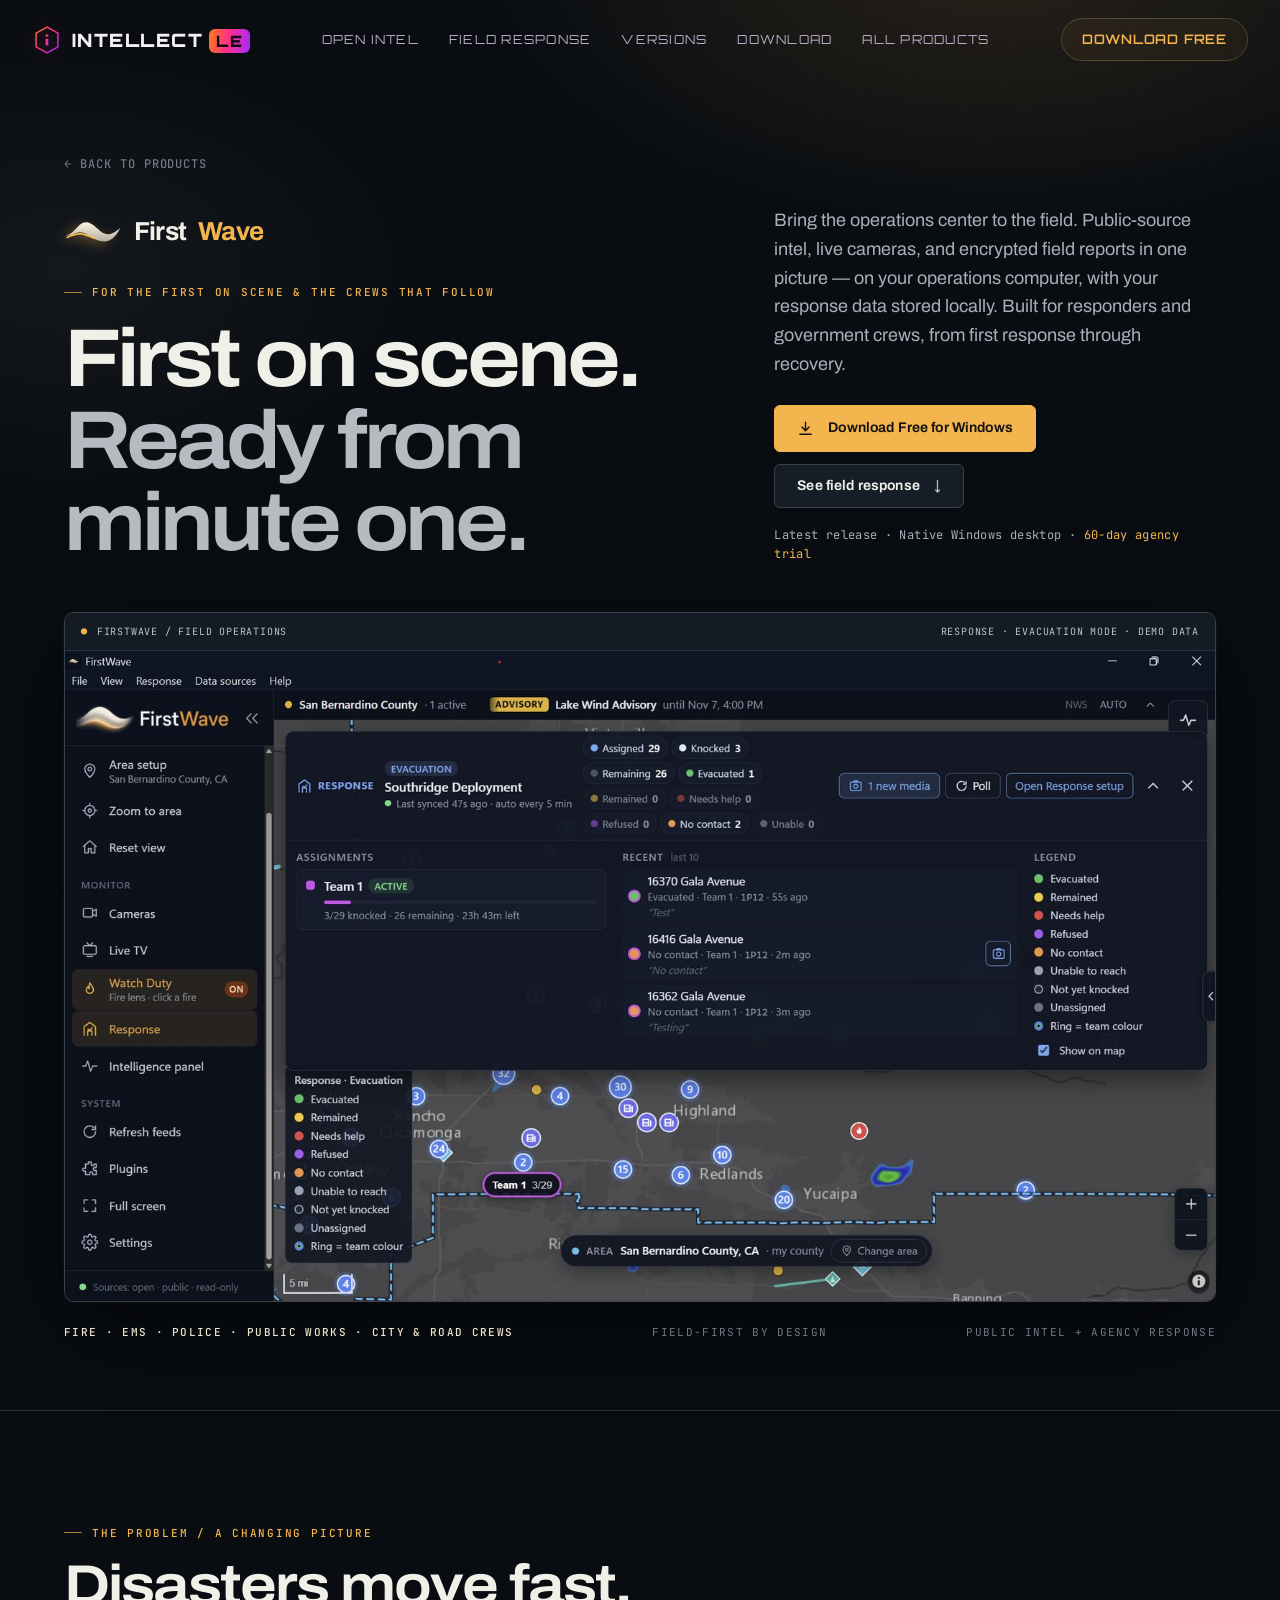
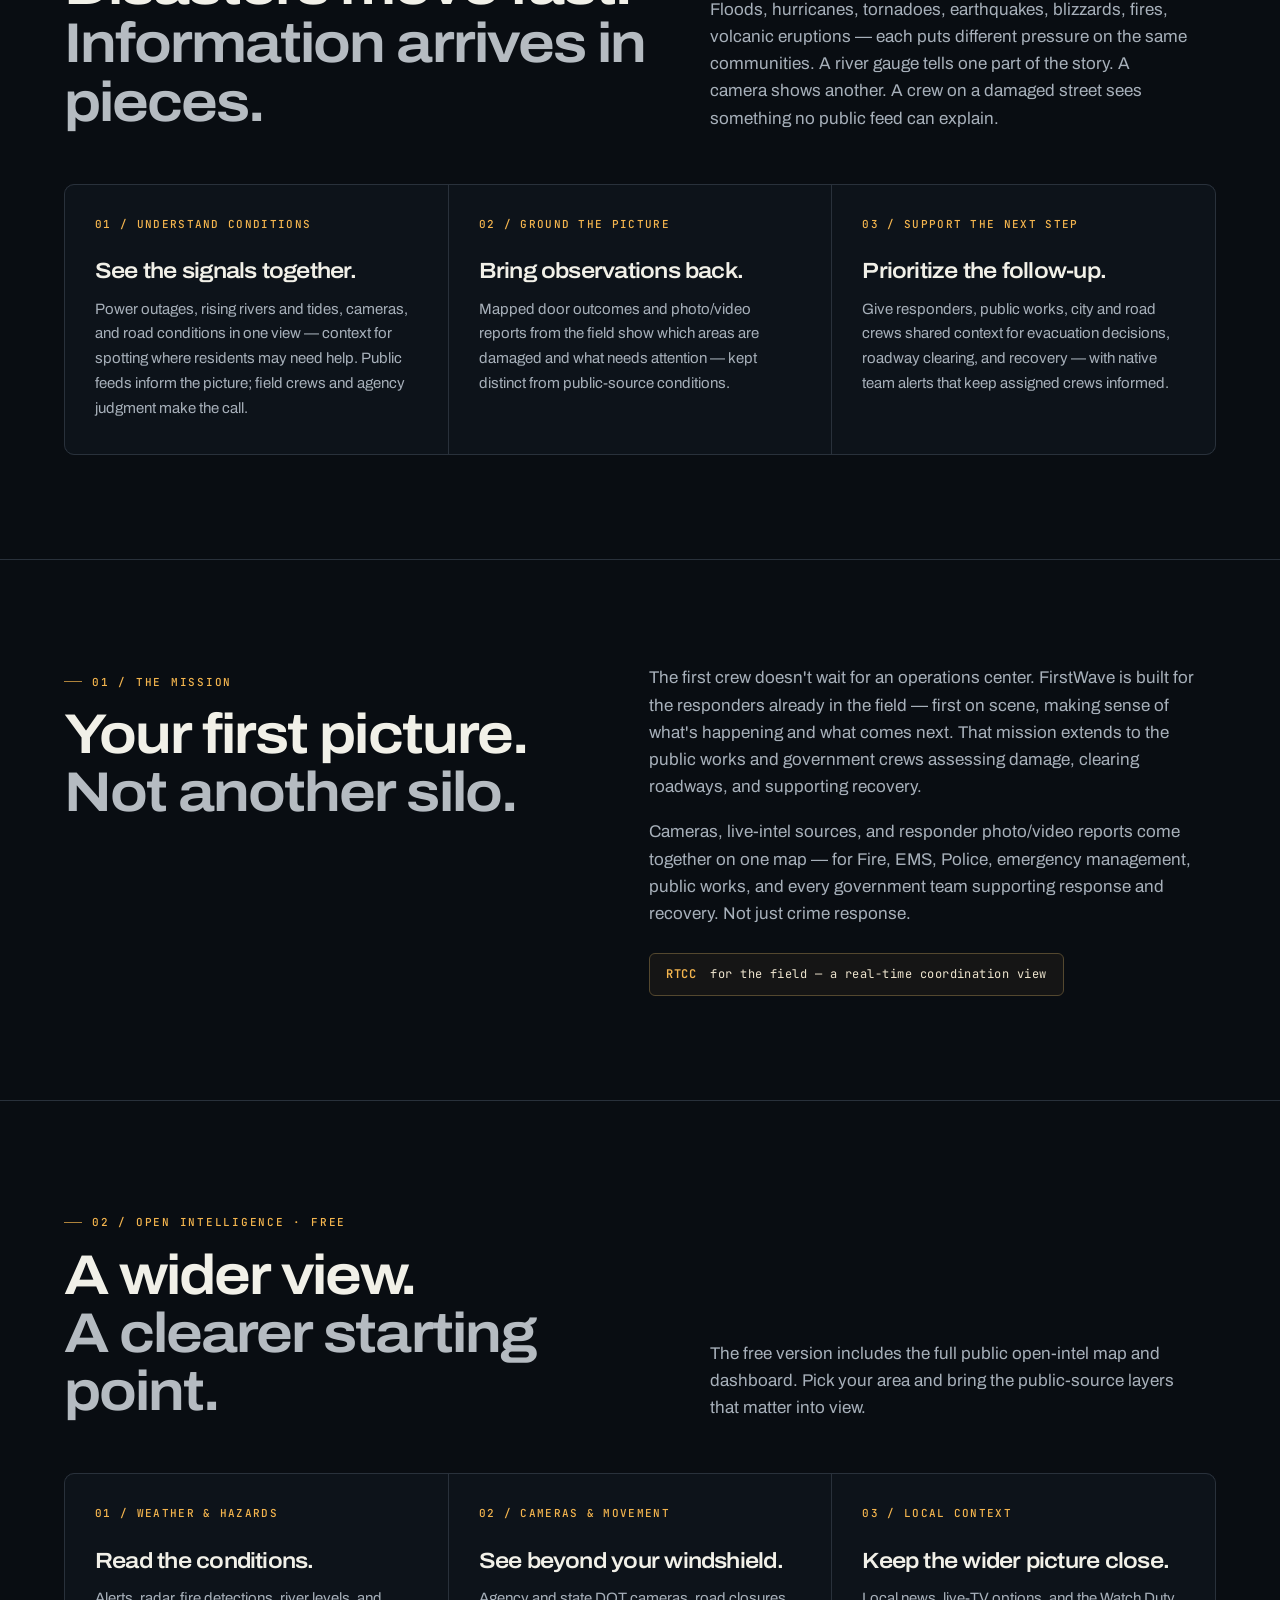
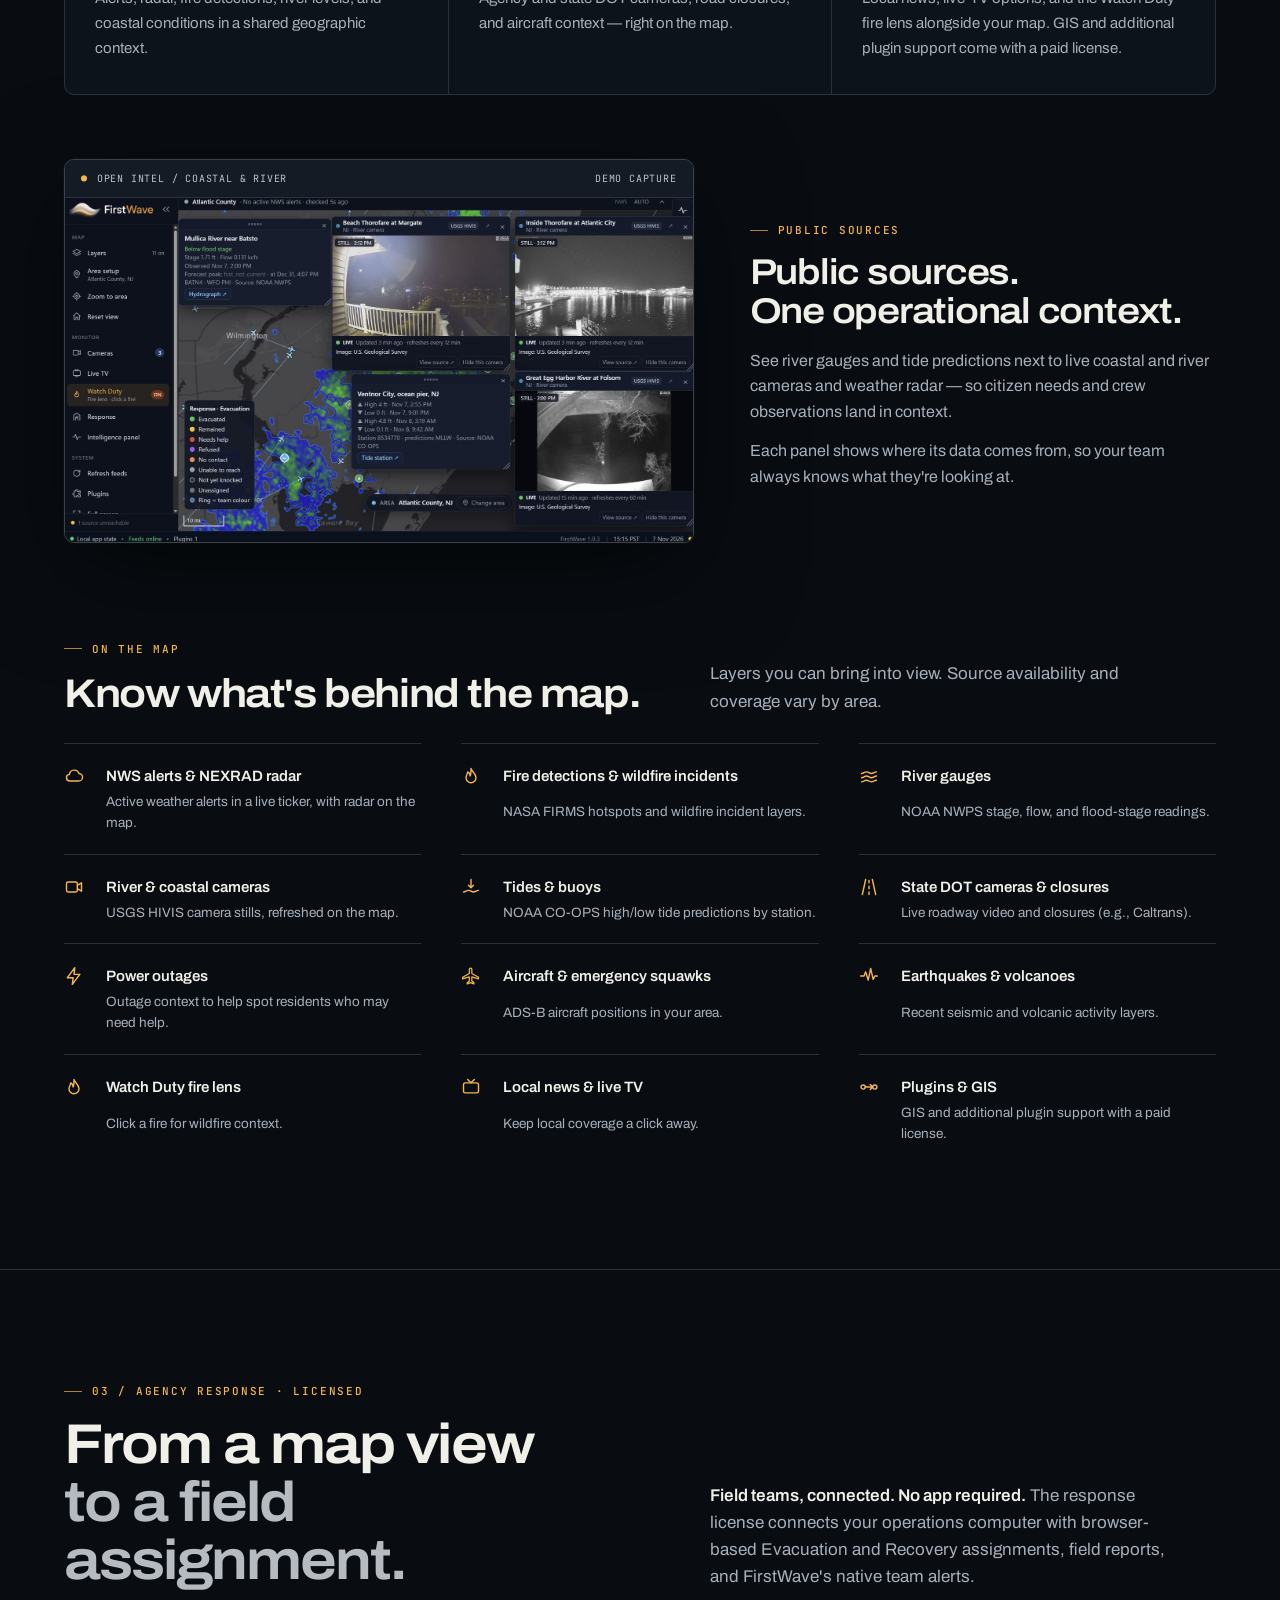
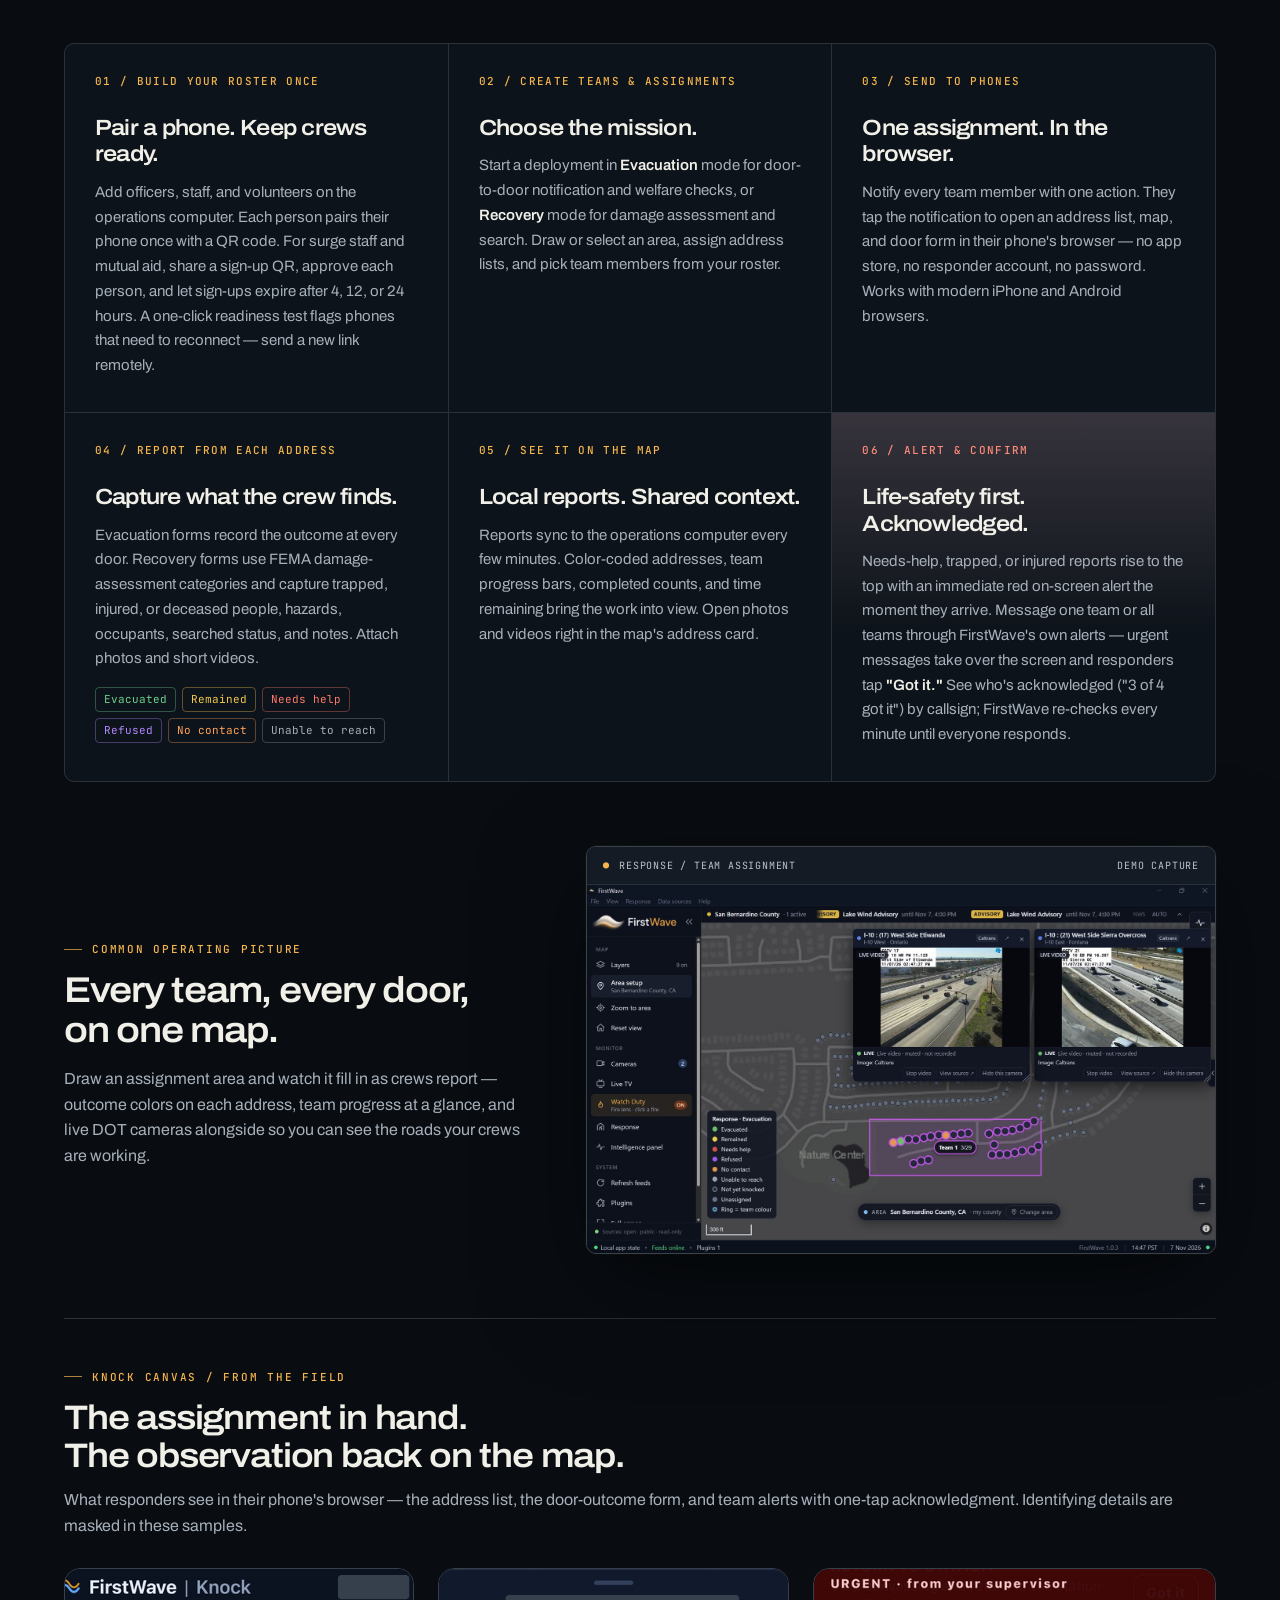
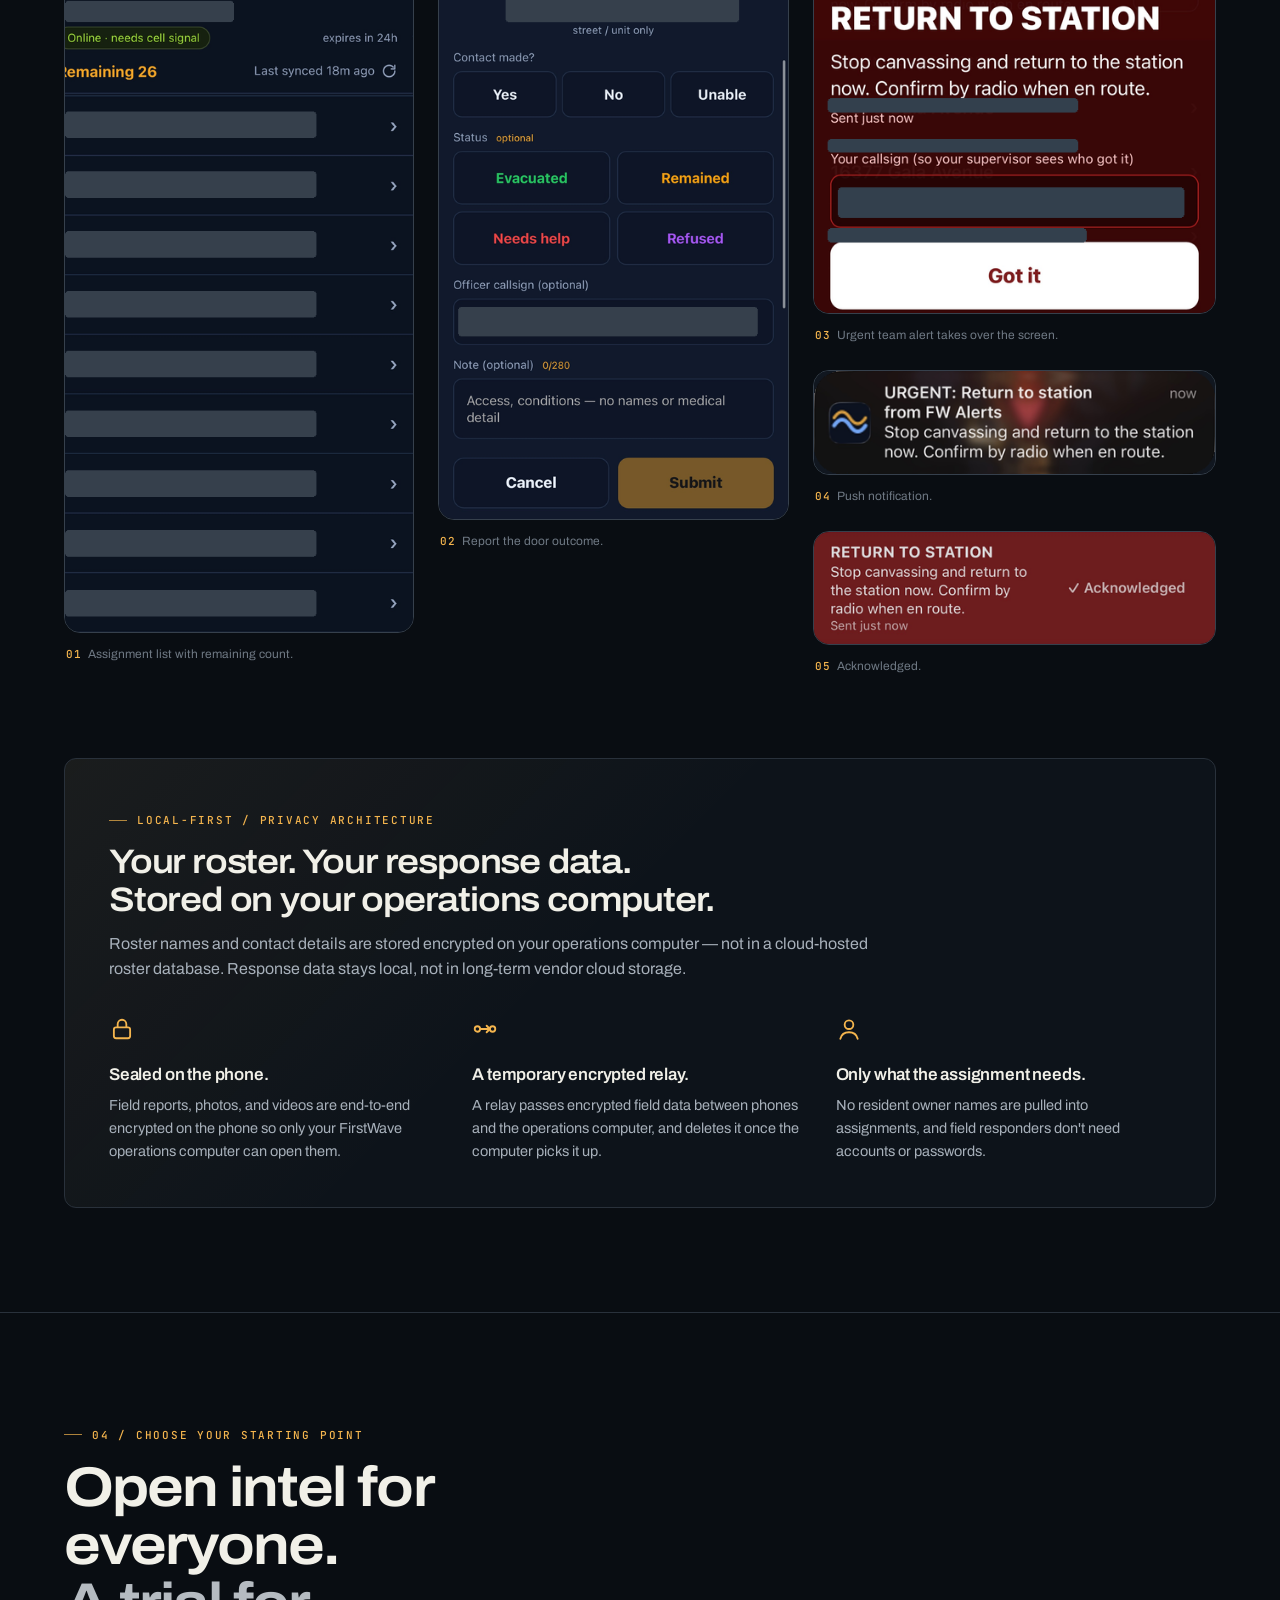
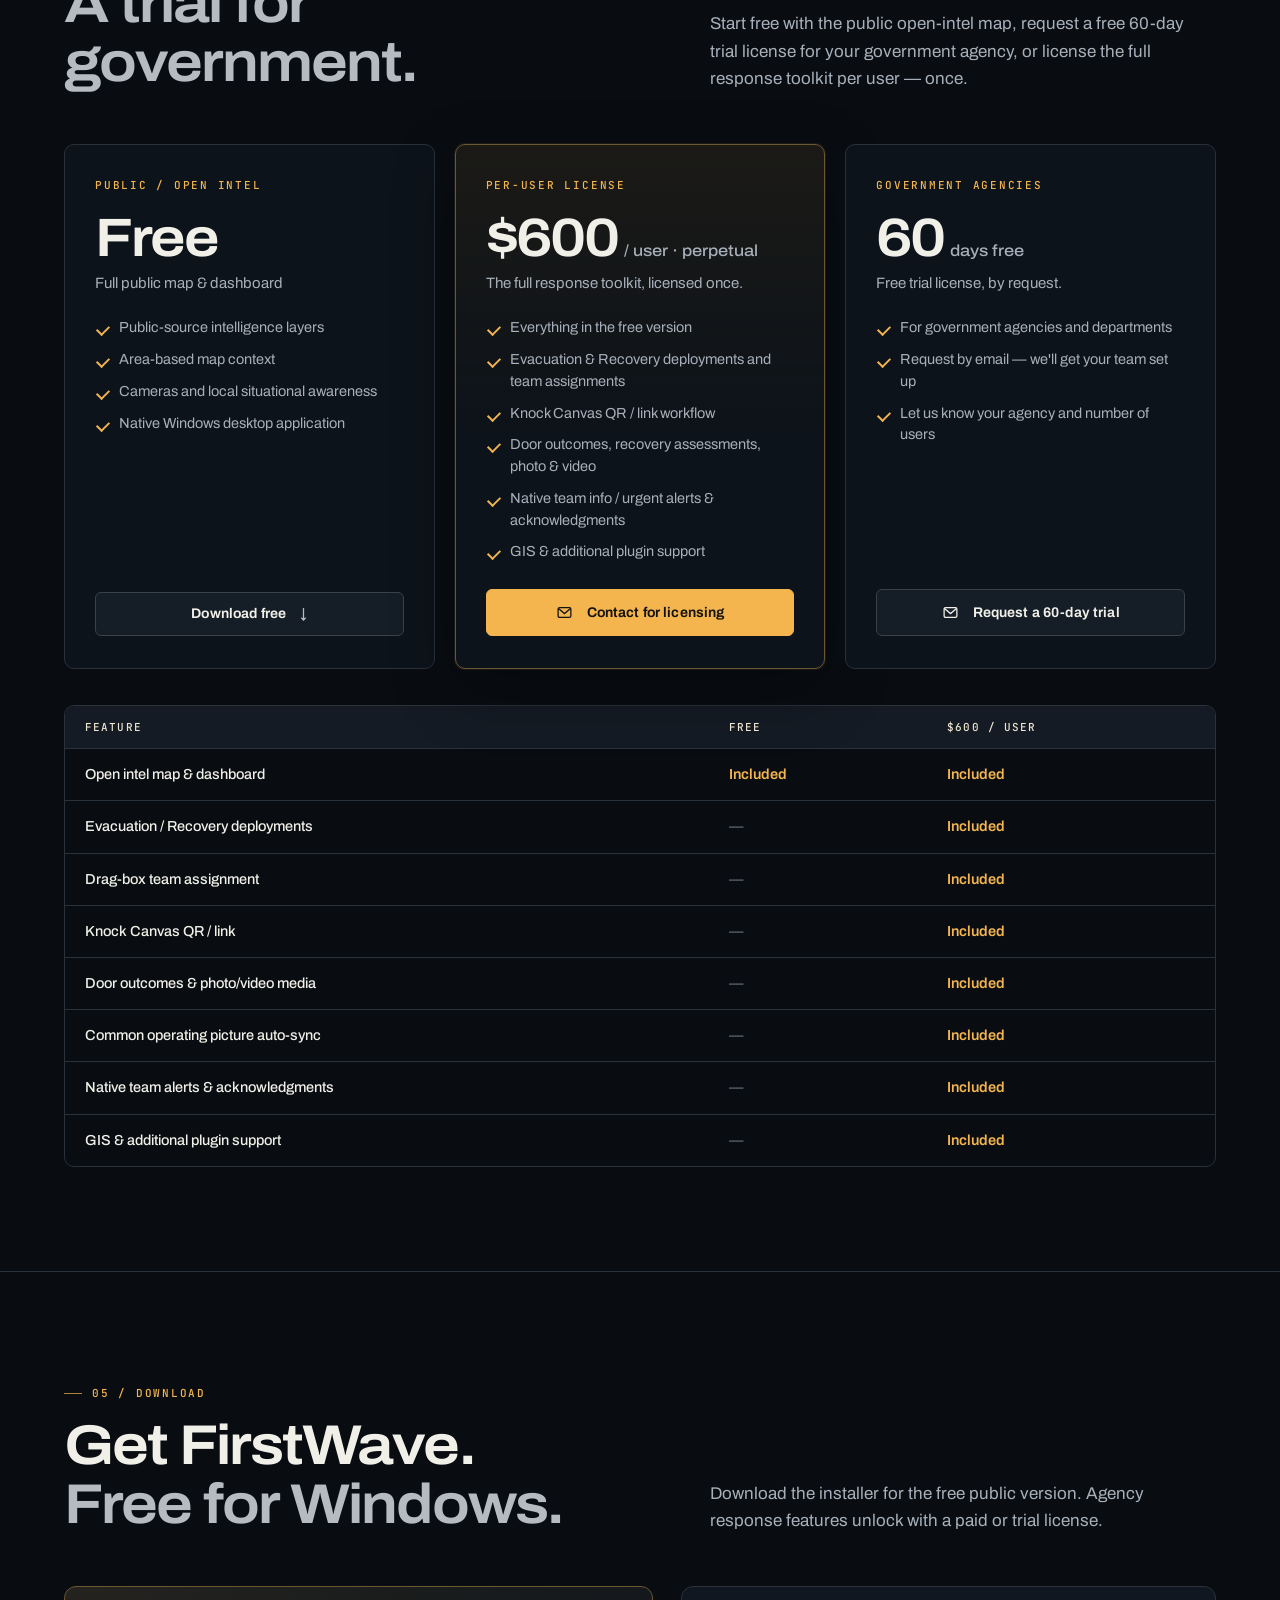
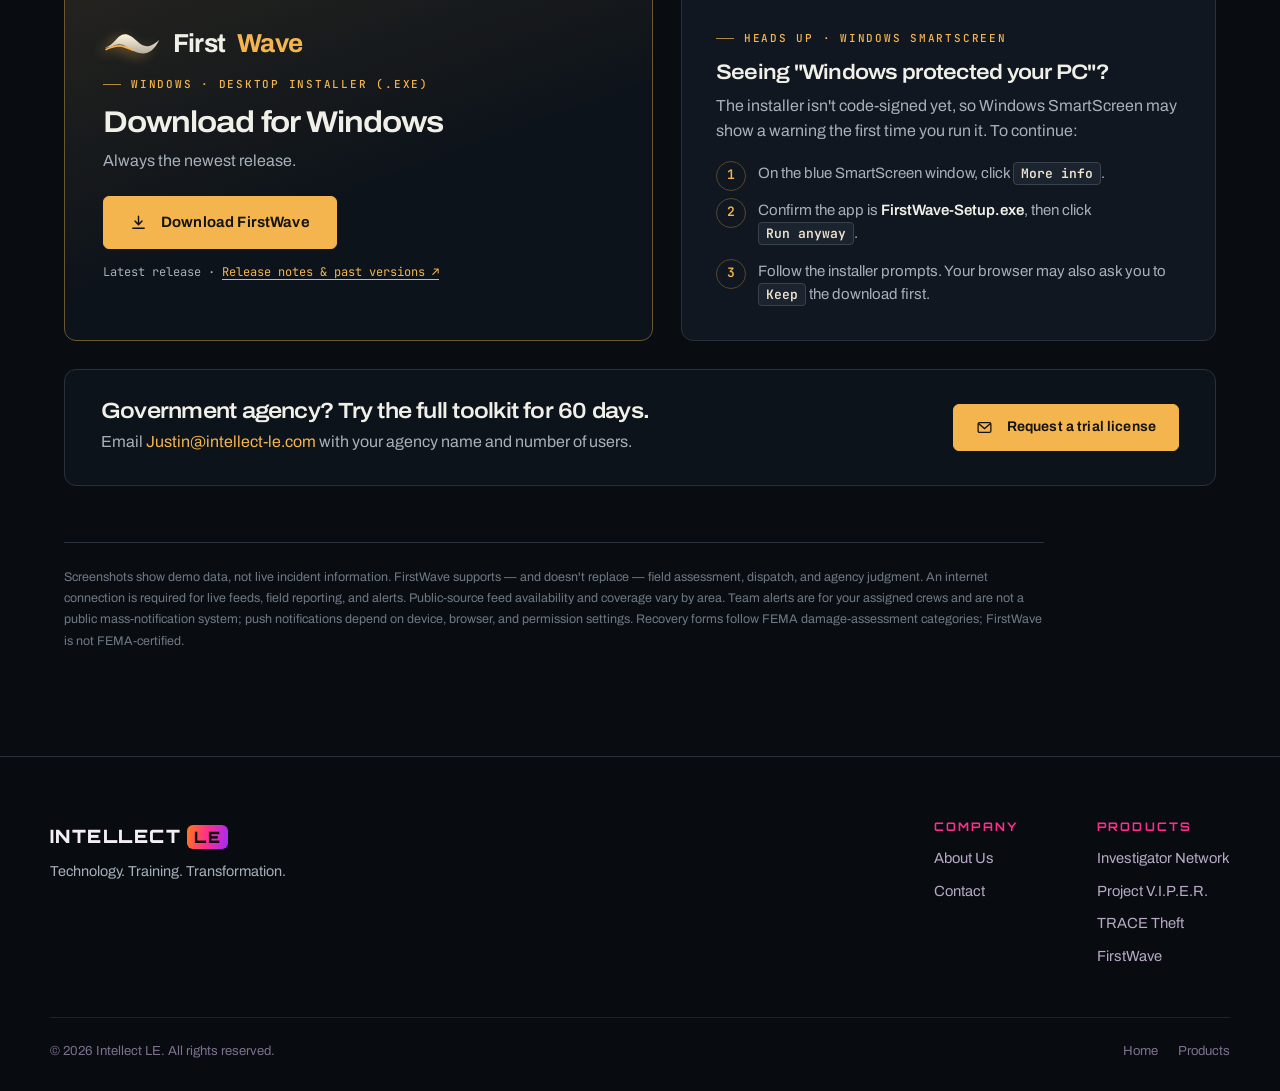
<file: FirstWave/index.html>
<!DOCTYPE html>
<html lang="en">
<head>
  <!-- Google tag (gtag.js) -->
  <script async src="https://www.googletagmanager.com/gtag/js?id=G-TPDJFQFJ9E"></script>
  <script>
    window.dataLayer = window.dataLayer || [];
    function gtag(){dataLayer.push(arguments);}
    gtag('js', new Date());
    gtag('config', 'G-TPDJFQFJ9E');
  </script>
  <meta charset="UTF-8" />
  <meta name="viewport" content="width=device-width, initial-scale=1.0" />
  <meta name="color-scheme" content="dark" />
  <meta name="description" content="FirstWave by Intellect LE — field-first situational awareness for first responders and government crews. Public-source intel, cameras, and encrypted field reports on one map, from first response through recovery. Free public version for Windows." />
  <title>FirstWave — First on scene. Ready from minute one. | Intellect LE</title>

  <meta property="og:title" content="FirstWave — First on scene. Ready from minute one." />
  <meta property="og:description" content="Public-source intel, cameras, and encrypted field reports in one picture — for responders and government crews, from first response through recovery." />
  <meta property="og:image" content="https://intellect-le.com/FirstWave/assets/hero-deployment.jpg" />
  <meta property="og:url" content="https://intellect-le.com/FirstWave/" />

  <link rel="preconnect" href="https://fonts.googleapis.com" />
  <link rel="preconnect" href="https://fonts.gstatic.com" crossorigin />
  <link href="https://fonts.googleapis.com/css2?family=Orbitron:wght@500;700;900&family=Exo+2:wght@400;500;600&family=Archivo:wdth,wght@100..125,400..800&family=JetBrains+Mono:wght@400;500;600&display=swap" rel="stylesheet" />
  <link rel="stylesheet" href="../styles.css" />
  <link rel="stylesheet" href="firstwave.css" />
</head>
<body class="fw">
  <div class="fw-atmos" aria-hidden="true"></div>

  <!-- Shared SVG symbols -->
  <svg width="0" height="0" style="position:absolute" aria-hidden="true">
    <defs>
      <linearGradient id="fwSwell" x2="0" y2="1"><stop stop-color="#fff6de"/><stop offset="1" stop-color="#b6ae9f"/></linearGradient>
    </defs>
    <symbol id="fw-wave" viewBox="0 0 70 40">
      <path d="M2 25C15 24 17 6 30 10S47 35 68 16C57 39 43 34 29 25S13 28 2 25Z" fill="url(#fwSwell)"/>
      <path d="M3 28C20 20 25 24 37 29" fill="none" stroke="#f4b54e" stroke-width="2"/>
    </symbol>
    <symbol id="i-dl" viewBox="0 0 24 24"><path d="M12 3v12m0 0-5-5m5 5 5-5M4 20h16" fill="none" stroke="currentColor" stroke-width="2" stroke-linecap="round" stroke-linejoin="round"/></symbol>
    <symbol id="i-mail" viewBox="0 0 24 24"><rect x="3" y="5" width="18" height="14" rx="2" fill="none" stroke="currentColor" stroke-width="1.8"/><path d="m3.5 6.5 8.5 7 8.5-7" fill="none" stroke="currentColor" stroke-width="1.8"/></symbol>
    <symbol id="i-cloud" viewBox="0 0 24 24"><path d="M7 18a4 4 0 0 1-.6-7.96A6 6 0 0 1 18 9a4.5 4.5 0 0 1-.5 9H7Z" fill="none" stroke="currentColor" stroke-width="1.7"/></symbol>
    <symbol id="i-river" viewBox="0 0 24 24"><path d="M3 9c3 0 3-2 6-2s3 2 6 2 3-2 6-2M3 14c3 0 3-2 6-2s3 2 6 2 3-2 6-2M3 19c3 0 3-2 6-2s3 2 6 2 3-2 6-2" fill="none" stroke="currentColor" stroke-width="1.7" stroke-linecap="round"/></symbol>
    <symbol id="i-cam" viewBox="0 0 24 24"><rect x="3" y="6" width="13" height="12" rx="2" fill="none" stroke="currentColor" stroke-width="1.7"/><path d="m16 10 5-3v10l-5-3" fill="none" stroke="currentColor" stroke-width="1.7" stroke-linejoin="round"/></symbol>
    <symbol id="i-fire" viewBox="0 0 24 24"><path d="M12 3c1 4 6 6 6 11a6 6 0 0 1-12 0c0-3 2-4 2-7 2 1 3 3 3 5 1-2 1-6 1-9Z" fill="none" stroke="currentColor" stroke-width="1.7" stroke-linejoin="round"/></symbol>
    <symbol id="i-road" viewBox="0 0 24 24"><path d="M8 3 4 21M16 3l4 18M12 4v3m0 4v3m0 4v3" fill="none" stroke="currentColor" stroke-width="1.7" stroke-linecap="round"/></symbol>
    <symbol id="i-bolt" viewBox="0 0 24 24"><path d="M13 2 4 14h7l-1 8 9-12h-7l1-8Z" fill="none" stroke="currentColor" stroke-width="1.7" stroke-linejoin="round"/></symbol>
    <symbol id="i-plane" viewBox="0 0 24 24"><path d="M21 15.5v-2L13 9V4a1.5 1.5 0 0 0-3 0v5l-8 4.5v2l8-2.5v5l-2.5 2v1.5L11.5 20l4 1.5V20L13 18v-5l8 2.5Z" fill="none" stroke="currentColor" stroke-width="1.5" stroke-linejoin="round"/></symbol>
    <symbol id="i-quake" viewBox="0 0 24 24"><path d="M2 12h4l2-5 3 10 3-14 3 13 2-4h3" fill="none" stroke="currentColor" stroke-width="1.7" stroke-linecap="round" stroke-linejoin="round"/></symbol>
    <symbol id="i-tv" viewBox="0 0 24 24"><rect x="3" y="7" width="18" height="12" rx="2" fill="none" stroke="currentColor" stroke-width="1.7"/><path d="m8 3 4 4 4-4" fill="none" stroke="currentColor" stroke-width="1.7" stroke-linecap="round"/></symbol>
    <symbol id="i-tide" viewBox="0 0 24 24"><path d="M12 3v10m-3-3 3 3 3-3M3 18c3 0 3-2 6-2s3 2 6 2 3-2 6-2" fill="none" stroke="currentColor" stroke-width="1.7" stroke-linecap="round" stroke-linejoin="round"/></symbol>
    <symbol id="i-lock" viewBox="0 0 24 24"><rect x="4.5" y="10.5" width="15" height="10" rx="2" fill="none" stroke="currentColor" stroke-width="1.7"/><path d="M8 10.5V7.5a4 4 0 0 1 8 0v3" fill="none" stroke="currentColor" stroke-width="1.7"/></symbol>
    <symbol id="i-relay" viewBox="0 0 24 24"><circle cx="5" cy="12" r="2.5" fill="none" stroke="currentColor" stroke-width="1.7"/><circle cx="19" cy="12" r="2.5" fill="none" stroke="currentColor" stroke-width="1.7"/><path d="M7.5 12h9m-3-3 3 3-3 3" fill="none" stroke="currentColor" stroke-width="1.7" stroke-linecap="round" stroke-linejoin="round"/></symbol>
    <symbol id="i-user" viewBox="0 0 24 24"><circle cx="12" cy="8" r="4" fill="none" stroke="currentColor" stroke-width="1.7"/><path d="M4 21c1-4 4-6 8-6s7 2 8 6" fill="none" stroke="currentColor" stroke-width="1.7" stroke-linecap="round"/></symbol>
  </svg>

  <!-- NAV (shared Intellect LE) -->
  <header class="nav" id="nav">
    <a href="../index.html" class="brand" aria-label="Intellect LE home">
      <span class="brand-mark" aria-hidden="true">
        <svg viewBox="0 0 44 44" width="30" height="30" role="img">
          <defs>
            <linearGradient id="gm" x1="0" y1="0" x2="1" y2="1">
              <stop offset="0" stop-color="#ff7a18"/>
              <stop offset="0.5" stop-color="#ff2e8b"/>
              <stop offset="1" stop-color="#a02bff"/>
            </linearGradient>
          </defs>
          <path fill="none" stroke="url(#gm)" stroke-width="2.2" stroke-linejoin="round"
            d="M22 3 L38 12 V32 L22 41 L6 32 V12 Z"/>
          <path fill="url(#gm)" d="M20 14 h4 v3 h-4 z M20 20 h4 v10 h-4 z"/>
        </svg>
      </span>
      <span class="brand-text">INTELLECT<span class="brand-le">LE</span></span>
    </a>

    <nav class="nav-links" aria-label="Primary">
      <a href="#intel">Open Intel</a>
      <a href="#response">Field Response</a>
      <a href="#pricing">Versions</a>
      <a href="#download">Download</a>
      <a href="../index.html#products">All Products</a>
    </nav>

    <a href="#download" class="btn btn-ghost nav-cta fw-navcta">Download Free</a>

    <button class="nav-toggle" id="navToggle" aria-label="Toggle menu" aria-expanded="false">
      <span></span><span></span><span></span>
    </button>
  </header>

  <main id="main">

    <!-- ================= HERO ================= -->
    <section class="fw-hero" id="home">
      <div class="fw-wrap">
        <a href="../index.html#products" class="fw-back reveal">← Back to Products</a>

        <div class="fw-hero-top">
          <div class="reveal" data-delay="1">
            <div class="fw-logo" aria-label="FirstWave">
              <svg aria-hidden="true"><use href="#fw-wave"/></svg>First<em>Wave</em>
            </div>
            <span class="fw-eyebrow">For the first on scene &amp; the crews that follow</span>
            <h1>First on scene.<span>Ready from minute one.</span></h1>
          </div>
          <div class="reveal" data-delay="2">
            <p class="fw-hero-lead">Bring the operations center to the field. Public-source intel, live cameras, and encrypted field reports in one picture — on your operations computer, with your response data stored locally. Built for responders and government crews, from first response through recovery.</p>
            <div class="fw-btns">
              <a class="fw-btn fw-btn--primary" href="https://github.com/exhonorated999/firstwave-releases/releases/latest/download/FirstWave-Setup.exe" data-fw-download>
                <svg aria-hidden="true"><use href="#i-dl"/></svg>Download Free for Windows
              </a>
              <a class="fw-btn" href="#response">See field response <span class="fw-arrow">↓</span></a>
            </div>
            <p class="fw-meta"><span data-fw-version>Latest release</span> · Native Windows desktop · <a href="#pricing" style="color:var(--fw-amber)">60-day agency trial</a></p>
          </div>
        </div>

        <figure class="fw-screen reveal" data-delay="3">
          <div class="fw-screenbar"><span class="fw-live">FirstWave / Field Operations</span><span>Response · Evacuation mode · Demo data</span></div>
          <img src="assets/hero-deployment.jpg" width="1600" height="904" alt="FirstWave desktop showing an Evacuation deployment tray over a county map: team assignment progress, door-knock outcome counts, recent field reports, and a color-coded legend." />
        </figure>

        <div class="fw-strip reveal">
          <span><b>Fire · EMS · Police · Public Works · City &amp; Road Crews</b></span>
          <span>Field-first by design</span>
          <span>Public intel + agency response</span>
        </div>
      </div>
    </section>

    <!-- ================= PROBLEM ================= -->
    <section class="fw-section" id="problem">
      <div class="fw-wrap">
        <div class="fw-head reveal">
          <div>
            <span class="fw-eyebrow">The problem / A changing picture</span>
            <h2>Disasters move fast.<br /><em>Information arrives in pieces.</em></h2>
          </div>
          <p>Floods, hurricanes, tornadoes, earthquakes, blizzards, fires, volcanic eruptions — each puts different pressure on the same communities. A river gauge tells one part of the story. A camera shows another. A crew on a damaged street sees something no public feed can explain.</p>
        </div>

        <div class="fw-grid3 reveal">
          <article class="fw-card">
            <span class="fw-num">01 / Understand conditions</span>
            <h3>See the signals together.</h3>
            <p>Power outages, rising rivers and tides, cameras, and road conditions in one view — context for spotting where residents may need help. Public feeds inform the picture; field crews and agency judgment make the call.</p>
          </article>
          <article class="fw-card">
            <span class="fw-num">02 / Ground the picture</span>
            <h3>Bring observations back.</h3>
            <p>Mapped door outcomes and photo/video reports from the field show which areas are damaged and what needs attention — kept distinct from public-source conditions.</p>
          </article>
          <article class="fw-card">
            <span class="fw-num">03 / Support the next step</span>
            <h3>Prioritize the follow-up.</h3>
            <p>Give responders, public works, city and road crews shared context for evacuation decisions, roadway clearing, and recovery — with native team alerts that keep assigned crews informed.</p>
          </article>
        </div>
      </div>
    </section>

    <!-- ================= MISSION ================= -->
    <section class="fw-section" id="mission">
      <div class="fw-wrap fw-mission">
        <div class="reveal">
          <span class="fw-eyebrow">01 / The mission</span>
          <h2>Your first picture.<br /><em>Not another silo.</em></h2>
        </div>
        <div class="reveal" data-delay="1">
          <p>The first crew doesn't wait for an operations center. FirstWave is built for the responders already in the field — first on scene, making sense of what's happening and what comes next. That mission extends to the public works and government crews assessing damage, clearing roadways, and supporting recovery.</p>
          <p>Cameras, live-intel sources, and responder photo/video reports come together on one map — for Fire, EMS, Police, emergency management, public works, and every government team supporting response and recovery. Not just crime response.</p>
          <div class="fw-rtcc"><b>RTCC</b> for the field — a real-time coordination view</div>
        </div>
      </div>
    </section>

    <!-- ================= OPEN INTEL ================= -->
    <section class="fw-section" id="intel">
      <div class="fw-wrap">
        <div class="fw-head reveal">
          <div>
            <span class="fw-eyebrow">02 / Open intelligence · Free</span>
            <h2>A wider view.<br /><em>A clearer starting point.</em></h2>
          </div>
          <p>The free version includes the full public open-intel map and dashboard. Pick your area and bring the public-source layers that matter into view.</p>
        </div>

        <div class="fw-grid3 reveal">
          <article class="fw-card">
            <span class="fw-num">01 / Weather &amp; hazards</span>
            <h3>Read the conditions.</h3>
            <p>Alerts, radar, fire detections, river levels, and coastal conditions in a shared geographic context.</p>
          </article>
          <article class="fw-card">
            <span class="fw-num">02 / Cameras &amp; movement</span>
            <h3>See beyond your windshield.</h3>
            <p>Agency and state DOT cameras, road closures, and aircraft context — right on the map.</p>
          </article>
          <article class="fw-card">
            <span class="fw-num">03 / Local context</span>
            <h3>Keep the wider picture close.</h3>
            <p>Local news, live-TV options, and the Watch Duty fire lens alongside your map. GIS and additional plugin support come with a paid license.</p>
          </article>
        </div>

        <div class="fw-split">
          <figure class="fw-screen reveal">
            <div class="fw-screenbar"><span class="fw-live">Open Intel / Coastal &amp; River</span><span>Demo capture</span></div>
            <img src="assets/coastal-cameras.jpg" width="1600" height="877" loading="lazy" alt="FirstWave map with USGS river and coastal camera panels, a NOAA river gauge reading, and a NOAA tide prediction panel over weather radar." />
          </figure>
          <div class="reveal" data-delay="1">
            <span class="fw-eyebrow">Public sources</span>
            <h3>Public sources.<br />One operational context.</h3>
            <p>See river gauges and tide predictions next to live coastal and river cameras and weather radar — so citizen needs and crew observations land in context.</p>
            <p>Each panel shows where its data comes from, so your team always knows what they're looking at.</p>
          </div>
        </div>

        <!-- Layers -->
        <div class="fw-head reveal" style="margin-top:88px;margin-bottom:28px;">
          <div>
            <span class="fw-eyebrow">On the map</span>
            <h2 style="font-size:clamp(28px,3.2vw,40px)">Know what's behind the map.</h2>
          </div>
          <p>Layers you can bring into view. Source availability and coverage vary by area.</p>
        </div>
        <div class="fw-sources reveal">
          <div class="fw-source"><svg aria-hidden="true"><use href="#i-cloud"/></svg><strong>NWS alerts &amp; NEXRAD radar</strong><p>Active weather alerts in a live ticker, with radar on the map.</p></div>
          <div class="fw-source"><svg aria-hidden="true"><use href="#i-fire"/></svg><strong>Fire detections &amp; wildfire incidents</strong><p>NASA FIRMS hotspots and wildfire incident layers.</p></div>
          <div class="fw-source"><svg aria-hidden="true"><use href="#i-river"/></svg><strong>River gauges</strong><p>NOAA NWPS stage, flow, and flood-stage readings.</p></div>
          <div class="fw-source"><svg aria-hidden="true"><use href="#i-cam"/></svg><strong>River &amp; coastal cameras</strong><p>USGS HIVIS camera stills, refreshed on the map.</p></div>
          <div class="fw-source"><svg aria-hidden="true"><use href="#i-tide"/></svg><strong>Tides &amp; buoys</strong><p>NOAA CO-OPS high/low tide predictions by station.</p></div>
          <div class="fw-source"><svg aria-hidden="true"><use href="#i-road"/></svg><strong>State DOT cameras &amp; closures</strong><p>Live roadway video and closures (e.g., Caltrans).</p></div>
          <div class="fw-source"><svg aria-hidden="true"><use href="#i-bolt"/></svg><strong>Power outages</strong><p>Outage context to help spot residents who may need help.</p></div>
          <div class="fw-source"><svg aria-hidden="true"><use href="#i-plane"/></svg><strong>Aircraft &amp; emergency squawks</strong><p>ADS-B aircraft positions in your area.</p></div>
          <div class="fw-source"><svg aria-hidden="true"><use href="#i-quake"/></svg><strong>Earthquakes &amp; volcanoes</strong><p>Recent seismic and volcanic activity layers.</p></div>
          <div class="fw-source"><svg aria-hidden="true"><use href="#i-fire"/></svg><strong>Watch Duty fire lens</strong><p>Click a fire for wildfire context.</p></div>
          <div class="fw-source"><svg aria-hidden="true"><use href="#i-tv"/></svg><strong>Local news &amp; live TV</strong><p>Keep local coverage a click away.</p></div>
          <div class="fw-source"><svg aria-hidden="true"><use href="#i-relay"/></svg><strong>Plugins &amp; GIS</strong><p>GIS and additional plugin support with a paid license.</p></div>
        </div>
      </div>
    </section>

    <!-- ================= FIELD RESPONSE ================= -->
    <section class="fw-section" id="response">
      <div class="fw-wrap">
        <div class="fw-head reveal">
          <div>
            <span class="fw-eyebrow">03 / Agency response · Licensed</span>
            <h2>From a map view<br /><em>to a field assignment.</em></h2>
          </div>
          <p><strong>Field teams, connected. No app required.</strong> The response license connects your operations computer with browser-based Evacuation and Recovery assignments, field reports, and FirstWave's native team alerts.</p>
        </div>

        <div class="fw-steps reveal">
          <article class="fw-card">
            <span class="fw-num">01 / Build your roster once</span>
            <h3>Pair a phone. Keep crews ready.</h3>
            <p>Add officers, staff, and volunteers on the operations computer. Each person pairs their phone once with a QR code. For surge staff and mutual aid, share a sign-up QR, approve each person, and let sign-ups expire after 4, 12, or 24 hours. A one-click readiness test flags phones that need to reconnect — send a new link remotely.</p>
          </article>
          <article class="fw-card">
            <span class="fw-num">02 / Create teams &amp; assignments</span>
            <h3>Choose the mission.</h3>
            <p>Start a deployment in <strong>Evacuation</strong> mode for door-to-door notification and welfare checks, or <strong>Recovery</strong> mode for damage assessment and search. Draw or select an area, assign address lists, and pick team members from your roster.</p>
          </article>
          <article class="fw-card">
            <span class="fw-num">03 / Send to phones</span>
            <h3>One assignment. In the browser.</h3>
            <p>Notify every team member with one action. They tap the notification to open an address list, map, and door form in their phone's browser — no app store, no responder account, no password. Works with modern iPhone and Android browsers.</p>
          </article>
          <article class="fw-card">
            <span class="fw-num">04 / Report from each address</span>
            <h3>Capture what the crew finds.</h3>
            <p>Evacuation forms record the outcome at every door. Recovery forms use FEMA damage-assessment categories and capture trapped, injured, or deceased people, hazards, occupants, searched status, and notes. Attach photos and short videos.</p>
            <div class="fw-outcomes" aria-label="Evacuation outcomes">
              <span class="o-g">Evacuated</span><span class="o-y">Remained</span><span class="o-r">Needs help</span><span class="o-p">Refused</span><span class="o-o">No contact</span><span>Unable to reach</span>
            </div>
          </article>
          <article class="fw-card">
            <span class="fw-num">05 / See it on the map</span>
            <h3>Local reports. Shared context.</h3>
            <p>Reports sync to the operations computer every few minutes. Color-coded addresses, team progress bars, completed counts, and time remaining bring the work into view. Open photos and videos right in the map's address card.</p>
          </article>
          <article class="fw-card fw-card--alert" id="native-alerts">
            <span class="fw-num">06 / Alert &amp; confirm</span>
            <h3>Life-safety first. Acknowledged.</h3>
            <p>Needs-help, trapped, or injured reports rise to the top with an immediate red on-screen alert the moment they arrive. Message one team or all teams through FirstWave's own alerts — urgent messages take over the screen and responders tap <strong>"Got it."</strong> See who's acknowledged ("3 of 4 got it") by callsign; FirstWave re-checks every minute until everyone responds.</p>
          </article>
        </div>

        <div class="fw-split fw-split--rev">
          <div class="reveal">
            <span class="fw-eyebrow">Common operating picture</span>
            <h3>Every team, every door,<br />on one map.</h3>
            <p>Draw an assignment area and watch it fill in as crews report — outcome colors on each address, team progress at a glance, and live DOT cameras alongside so you can see the roads your crews are working.</p>
          </div>
          <figure class="fw-screen reveal" data-delay="1">
            <div class="fw-screenbar"><span class="fw-live">Response / Team assignment</span><span>Demo capture</span></div>
            <img src="assets/assignment-caltrans.jpg" width="1600" height="939" loading="lazy" alt="FirstWave map with a drawn team assignment area, color-coded address outcomes, a Team 1 progress badge, and two live Caltrans highway camera panels." />
          </figure>
        </div>

        <!-- Phones -->
        <div class="fw-phones">
          <div class="reveal">
            <span class="fw-eyebrow">Knock Canvas / From the field</span>
            <h3>The assignment in hand.<br />The observation back on the map.</h3>
            <p>What responders see in their phone's browser — the address list, the door-outcome form, and team alerts with one-tap acknowledgment. Identifying details are masked in these samples.</p>
          </div>
          <div class="fw-phonegrid">
            <figure class="fw-phone reveal">
              <img src="assets/phone-assignment.png" width="472" height="898" loading="lazy" alt="Knock Canvas assignment list on a phone showing remaining addresses and last-synced status; addresses masked." />
              <figcaption><b>01</b>Assignment list with remaining count.</figcaption>
            </figure>
            <figure class="fw-phone reveal" data-delay="1">
              <img src="assets/phone-outcome.png" width="472" height="744" loading="lazy" alt="Door-outcome form on a phone with contact made, Evacuated, Remained, Needs help and Refused options, callsign and note fields." />
              <figcaption><b>02</b>Report the door outcome.</figcaption>
            </figure>
            <div class="fw-phonestack">
              <figure class="fw-phone reveal" data-delay="2">
                <img src="assets/phone-urgent.png" width="472" height="405" loading="lazy" alt="Full-screen urgent Return to Station team alert with a Got it acknowledgment button." />
                <figcaption><b>03</b>Urgent team alert takes over the screen.</figcaption>
              </figure>
              <figure class="fw-phone reveal" data-delay="3">
                <img src="assets/phone-notification.png" width="437" height="113" loading="lazy" alt="FirstWave urgent Return to Station push notification." />
                <figcaption><b>04</b>Push notification.</figcaption>
              </figure>
              <figure class="fw-phone reveal" data-delay="4">
                <img src="assets/phone-acknowledged.png" width="472" height="132" loading="lazy" alt="Return to Station banner showing Acknowledged status." />
                <figcaption><b>05</b>Acknowledged.</figcaption>
              </figure>
            </div>
          </div>
        </div>

        <!-- Privacy -->
        <div class="fw-privacy reveal" id="privacy">
          <span class="fw-eyebrow">Local-first / Privacy architecture</span>
          <h3>Your roster. Your response data.<br />Stored on your operations computer.</h3>
          <p>Roster names and contact details are stored encrypted on your operations computer — not in a cloud-hosted roster database. Response data stays local, not in long-term vendor cloud storage.</p>
          <div class="fw-locks">
            <div class="fw-lock">
              <svg aria-hidden="true"><use href="#i-lock"/></svg>
              <h4>Sealed on the phone.</h4>
              <p>Field reports, photos, and videos are end-to-end encrypted on the phone so only your FirstWave operations computer can open them.</p>
            </div>
            <div class="fw-lock">
              <svg aria-hidden="true"><use href="#i-relay"/></svg>
              <h4>A temporary encrypted relay.</h4>
              <p>A relay passes encrypted field data between phones and the operations computer, and deletes it once the computer picks it up.</p>
            </div>
            <div class="fw-lock">
              <svg aria-hidden="true"><use href="#i-user"/></svg>
              <h4>Only what the assignment needs.</h4>
              <p>No resident owner names are pulled into assignments, and field responders don't need accounts or passwords.</p>
            </div>
          </div>
        </div>
      </div>
    </section>

    <!-- ================= PRICING ================= -->
    <section class="fw-section" id="pricing">
      <div class="fw-wrap">
        <div class="fw-head reveal">
          <div>
            <span class="fw-eyebrow">04 / Choose your starting point</span>
            <h2>Open intel for everyone.<br /><em>A trial for government.</em></h2>
          </div>
          <p>Start free with the public open-intel map, request a free 60-day trial license for your government agency, or license the full response toolkit per user — once.</p>
        </div>

        <div class="fw-prices reveal">
          <article class="fw-price">
            <span class="fw-eyebrow">Public / Open intel</span>
            <div class="fw-amount">Free</div>
            <p>Full public map &amp; dashboard</p>
            <ul>
              <li>Public-source intelligence layers</li>
              <li>Area-based map context</li>
              <li>Cameras and local situational awareness</li>
              <li>Native Windows desktop application</li>
            </ul>
            <a class="fw-btn" href="#download">Download free <span class="fw-arrow">↓</span></a>
          </article>

          <article class="fw-price fw-price--feat">
            <span class="fw-eyebrow">Per-user license</span>
            <div class="fw-amount">$600<small>/ user · perpetual</small></div>
            <p>The full response toolkit, licensed once.</p>
            <ul>
              <li>Everything in the free version</li>
              <li>Evacuation &amp; Recovery deployments and team assignments</li>
              <li>Knock Canvas QR / link workflow</li>
              <li>Door outcomes, recovery assessments, photo &amp; video</li>
              <li>Native team info / urgent alerts &amp; acknowledgments</li>
              <li>GIS &amp; additional plugin support</li>
            </ul>
            <a class="fw-btn fw-btn--primary" href="mailto:Justin@intellect-le.com?subject=FirstWave%20license%20inquiry&amp;body=Agency%20name%3A%0AContact%20name%3A%0ANumber%20of%20users%3A%0A">
              <svg aria-hidden="true"><use href="#i-mail"/></svg>Contact for licensing
            </a>
          </article>

          <article class="fw-price">
            <span class="fw-eyebrow">Government agencies</span>
            <div class="fw-amount">60<small>days free</small></div>
            <p>Free trial license, by request.</p>
            <ul>
              <li>For government agencies and departments</li>
              <li>Request by email — we'll get your team set up</li>
              <li>Let us know your agency and number of users</li>
            </ul>
            <a class="fw-btn" href="mailto:Justin@intellect-le.com?subject=FirstWave%20government%20agency%2060-day%20trial%20request&amp;body=Agency%20name%3A%0ARequester%3A%0ANumber%20of%20users%3A%0A">
              <svg aria-hidden="true"><use href="#i-mail"/></svg>Request a 60-day trial
            </a>
          </article>
        </div>

        <div class="fw-tablewrap reveal" role="region" aria-label="Version feature comparison" tabindex="0">
          <table>
            <thead>
              <tr><th scope="col">Feature</th><th scope="col">Free</th><th scope="col">$600 / user</th></tr>
            </thead>
            <tbody>
              <tr><th scope="row">Open intel map &amp; dashboard</th><td class="yes">Included</td><td class="yes">Included</td></tr>
              <tr><th scope="row">Evacuation / Recovery deployments</th><td>—</td><td class="yes">Included</td></tr>
              <tr><th scope="row">Drag-box team assignment</th><td>—</td><td class="yes">Included</td></tr>
              <tr><th scope="row">Knock Canvas QR / link</th><td>—</td><td class="yes">Included</td></tr>
              <tr><th scope="row">Door outcomes &amp; photo/video media</th><td>—</td><td class="yes">Included</td></tr>
              <tr><th scope="row">Common operating picture auto-sync</th><td>—</td><td class="yes">Included</td></tr>
              <tr><th scope="row">Native team alerts &amp; acknowledgments</th><td>—</td><td class="yes">Included</td></tr>
              <tr><th scope="row">GIS &amp; additional plugin support</th><td>—</td><td class="yes">Included</td></tr>
            </tbody>
          </table>
        </div>
      </div>
    </section>

    <!-- ================= DOWNLOAD ================= -->
    <section class="fw-section" id="download">
      <div class="fw-wrap">
        <div class="fw-head reveal">
          <div>
            <span class="fw-eyebrow">05 / Download</span>
            <h2>Get FirstWave.<br /><em>Free for Windows.</em></h2>
          </div>
          <p>Download the installer for the free public version. Agency response features unlock with a paid or trial license.</p>
        </div>

        <div class="fw-dl">
          <div class="fw-dl-card reveal">
            <div class="fw-logo" style="margin-bottom:6px;"><svg aria-hidden="true"><use href="#fw-wave"/></svg>First<em>Wave</em></div>
            <span class="fw-eyebrow">Windows · Desktop installer (.exe)</span>
            <h3>Download for Windows</h3>
            <p>Always the newest release.</p>
            <a class="fw-btn fw-btn--primary" href="https://github.com/exhonorated999/firstwave-releases/releases/latest/download/FirstWave-Setup.exe" data-fw-download>
              <svg aria-hidden="true"><use href="#i-dl"/></svg>Download FirstWave
            </a>
            <p class="fw-dl-ver"><span data-fw-version>Latest release</span> · <a href="https://github.com/exhonorated999/firstwave-releases/releases" target="_blank" rel="noopener noreferrer">Release notes &amp; past versions ↗</a></p>
          </div>

          <div class="fw-smart reveal" data-delay="1">
            <span class="fw-eyebrow">Heads up · Windows SmartScreen</span>
            <h3>Seeing "Windows protected your PC"?</h3>
            <p>The installer isn't code-signed yet, so Windows SmartScreen may show a warning the first time you run it. To continue:</p>
            <ol>
              <li>On the blue SmartScreen window, click <span class="fw-kbd">More info</span>.</li>
              <li>Confirm the app is <strong>FirstWave-Setup.exe</strong>, then click <span class="fw-kbd">Run anyway</span>.</li>
              <li>Follow the installer prompts. Your browser may also ask you to <span class="fw-kbd">Keep</span> the download first.</li>
            </ol>
          </div>
        </div>

        <div class="fw-band reveal">
          <div>
            <h3>Government agency? Try the full toolkit for 60 days.</h3>
            <p>Email <a class="fw-mail" href="mailto:Justin@intellect-le.com?subject=FirstWave%20government%20agency%2060-day%20trial%20request&amp;body=Agency%20name%3A%0ARequester%3A%0ANumber%20of%20users%3A%0A">Justin@intellect-le.com</a> with your agency name and number of users.</p>
          </div>
          <a class="fw-btn fw-btn--primary" href="mailto:Justin@intellect-le.com?subject=FirstWave%20government%20agency%2060-day%20trial%20request&amp;body=Agency%20name%3A%0ARequester%3A%0ANumber%20of%20users%3A%0A">
            <svg aria-hidden="true"><use href="#i-mail"/></svg>Request a trial license
          </a>
        </div>

        <p class="fw-footnote">
          Screenshots show demo data, not live incident information. FirstWave supports — and doesn't replace — field assessment, dispatch, and agency judgment. An internet connection is required for live feeds, field reporting, and alerts. Public-source feed availability and coverage vary by area. Team alerts are for your assigned crews and are not a public mass-notification system; push notifications depend on device, browser, and permission settings. Recovery forms follow FEMA damage-assessment categories; FirstWave is not FEMA-certified.
        </p>
      </div>
    </section>
  </main>

  <!-- FOOTER (shared Intellect LE) -->
  <footer class="footer">
    <div class="footer-top">
      <div class="footer-brand">
        <span class="brand-text">INTELLECT<span class="brand-le">LE</span></span>
        <p>Technology. Training. Transformation.</p>
      </div>
      <nav class="footer-nav" aria-label="Footer">
        <div>
          <h4>Company</h4>
          <a href="../index.html#about">About Us</a>
          <a href="../index.html#contact">Contact</a>
        </div>
        <div>
          <h4>Products</h4>
          <a href="https://www.inv-network.org" target="_blank" rel="noopener noreferrer">Investigator Network</a>
          <a href="https://www.project-viper.com" target="_blank" rel="noopener noreferrer">Project V.I.P.E.R.</a>
          <a href="https://www.tracetheft.com" target="_blank" rel="noopener noreferrer">TRACE Theft</a>
          <a href="./">FirstWave</a>
        </div>
      </nav>
    </div>
    <div class="footer-bottom">
      <span>&copy; <span id="year"></span> Intellect LE. All rights reserved.</span>
      <div class="footer-legal">
        <a href="../index.html">Home</a>
        <a href="../index.html#products">Products</a>
      </div>
    </div>
  </footer>

  <script src="../script.js"></script>

  <!-- Show the current release version. Download buttons always use the
       /releases/latest/download/ link, so they work even if this fails. -->
  <script>
    (function () {
      var labels = document.querySelectorAll('[data-fw-version]');
      fetch('https://api.github.com/repos/exhonorated999/firstwave-releases/releases/latest')
        .then(function (r) { return r.ok ? r.json() : Promise.reject(r.status); })
        .then(function (rel) {
          var v = (rel.tag_name || '').replace(/^firstwave-v?/i, '').replace(/^v/i, '');
          var asset = (rel.assets || []).filter(function (a) { return a.name === 'FirstWave-Setup.exe'; })[0];
          var size = asset ? ' · ' + Math.round(asset.size / 1048576) + ' MB' : '';
          if (v) labels.forEach(function (el) { el.textContent = 'Version ' + v + size; });
        })
        .catch(function () { /* keep "Latest release" */ });
    })();
  </script>
</body>
</html>
</file>
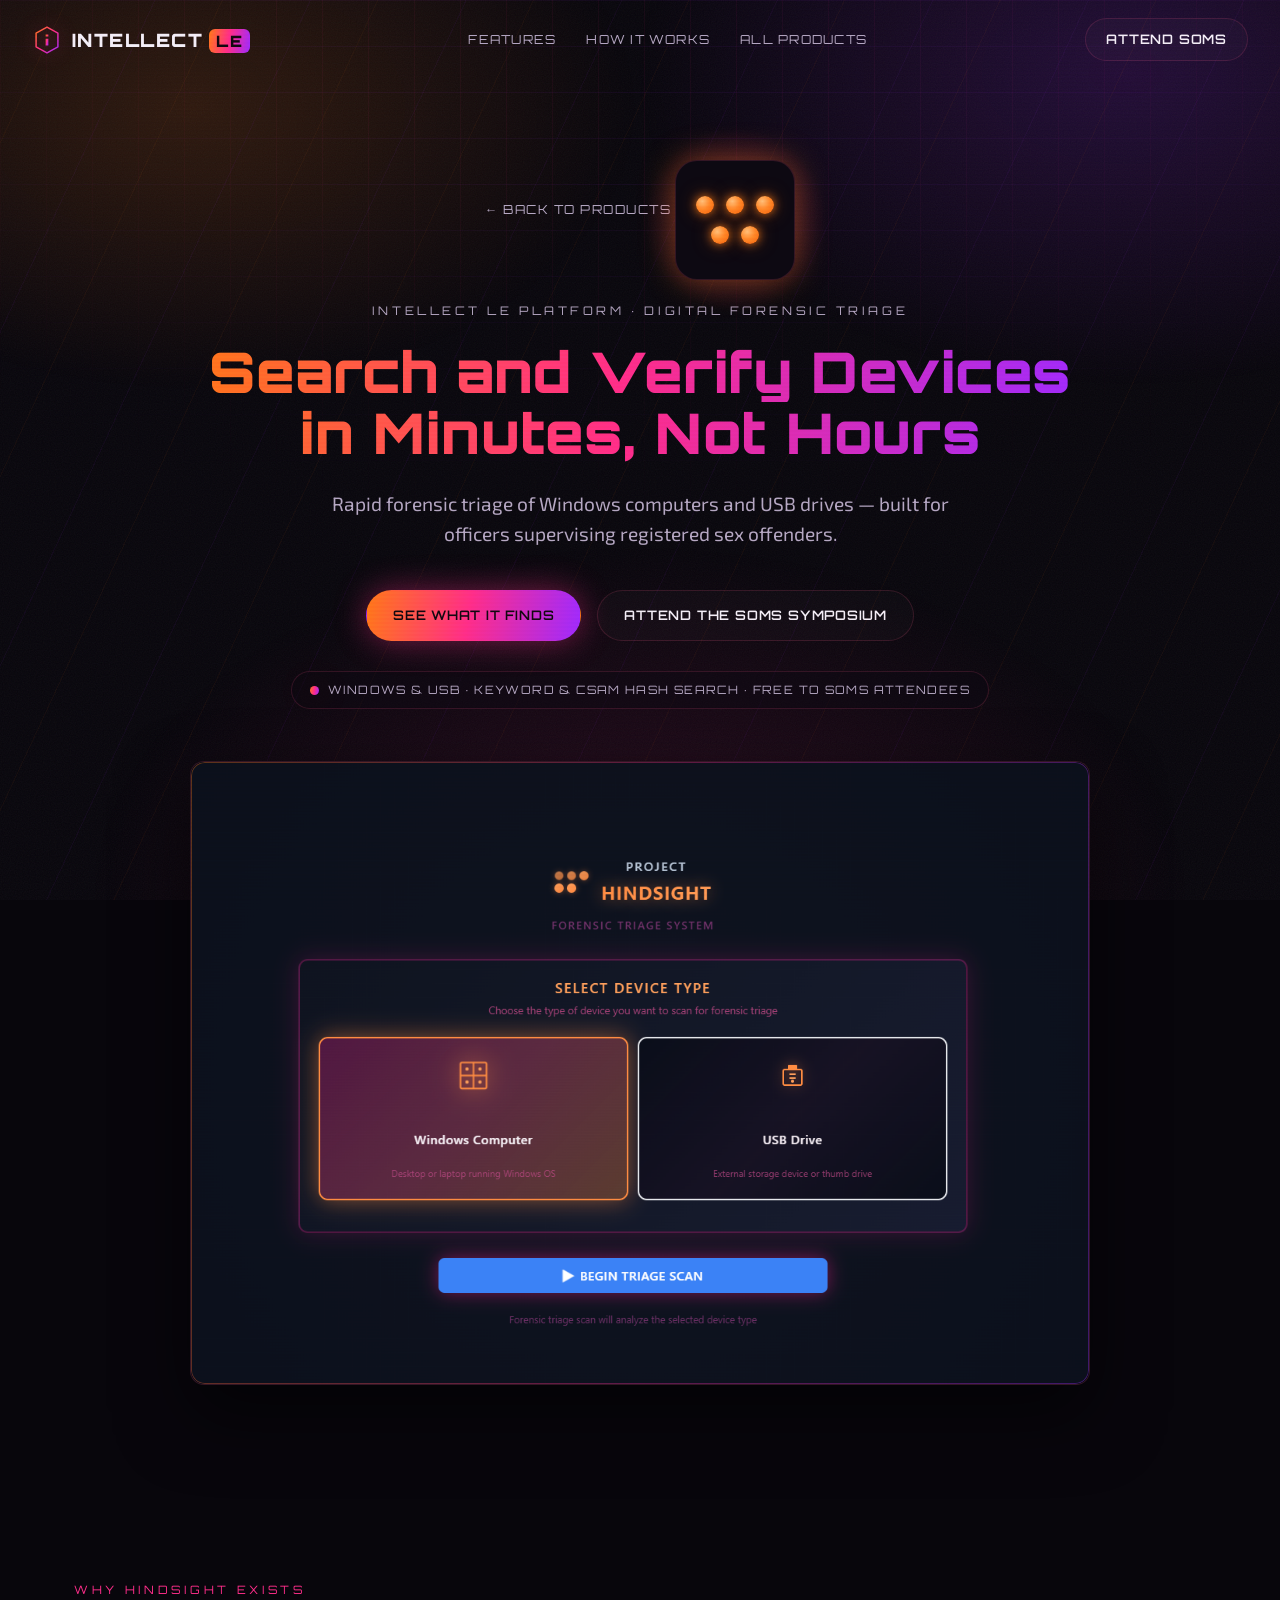
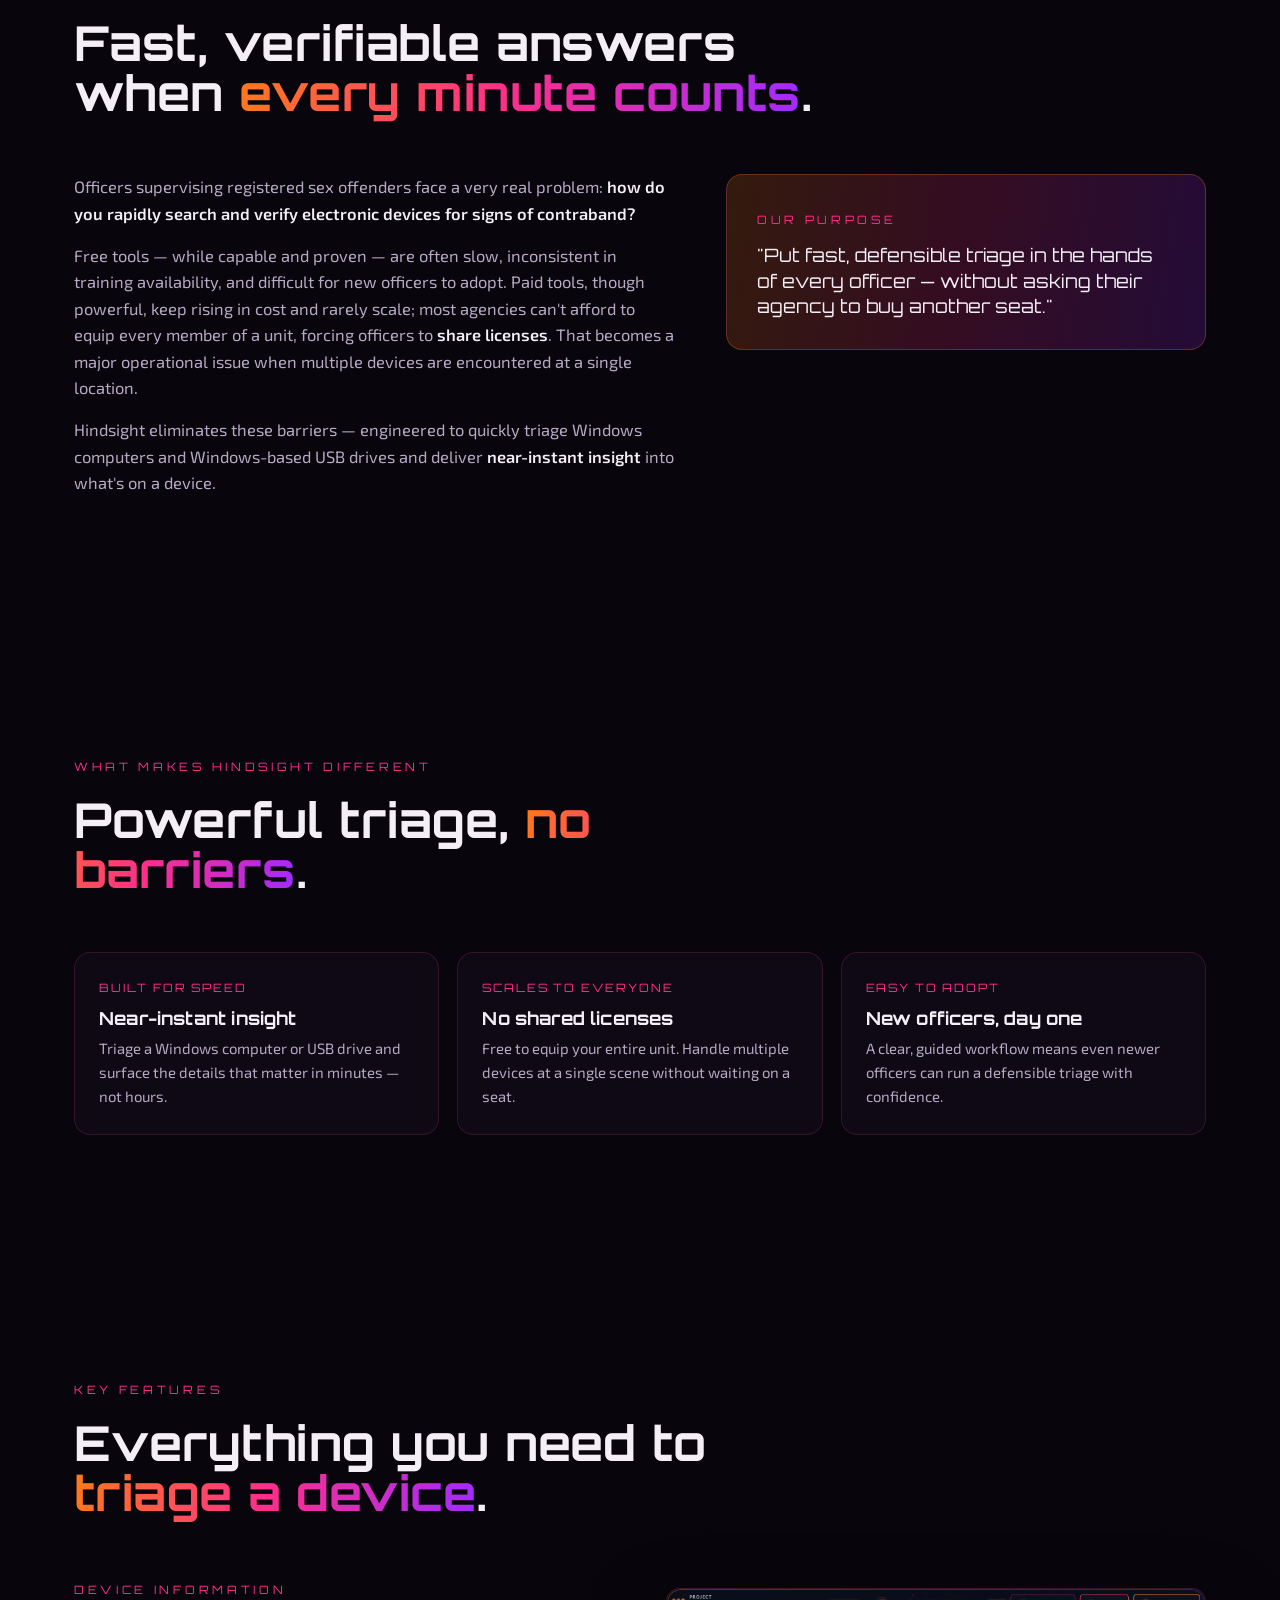
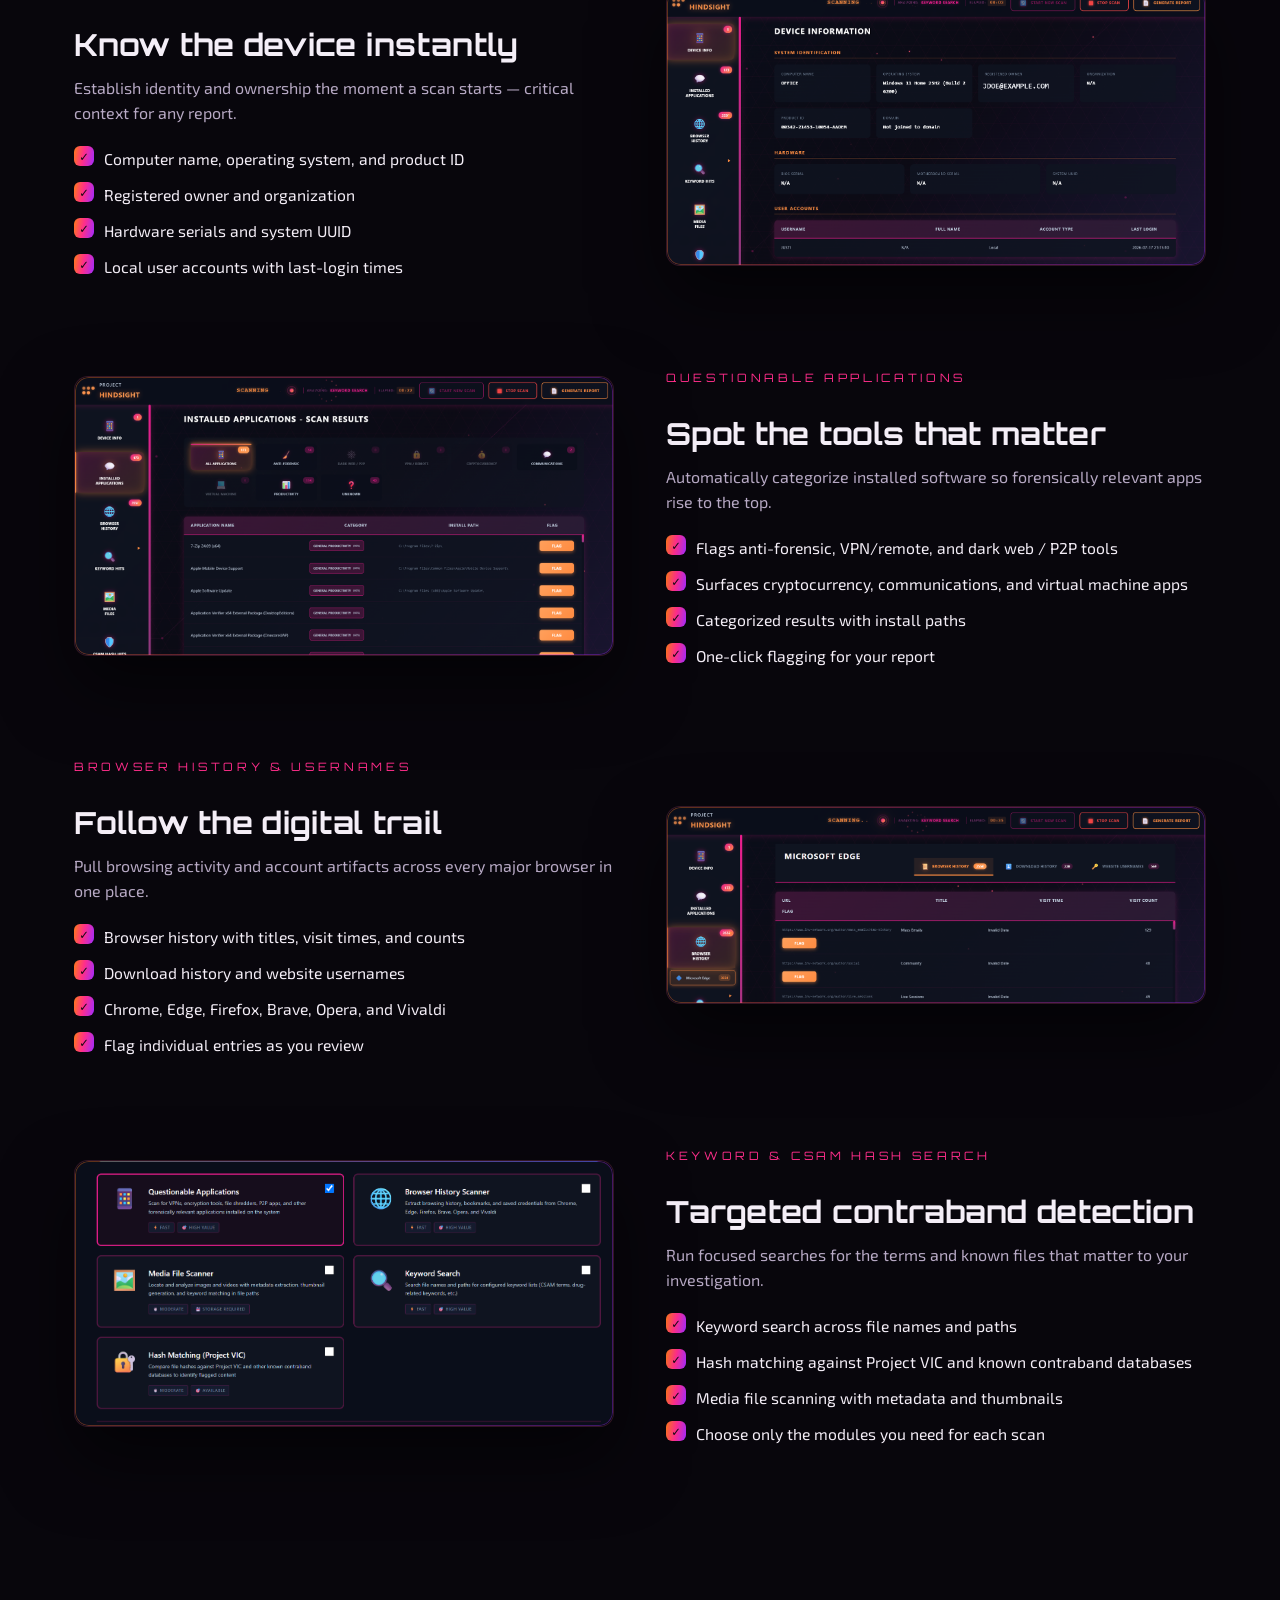
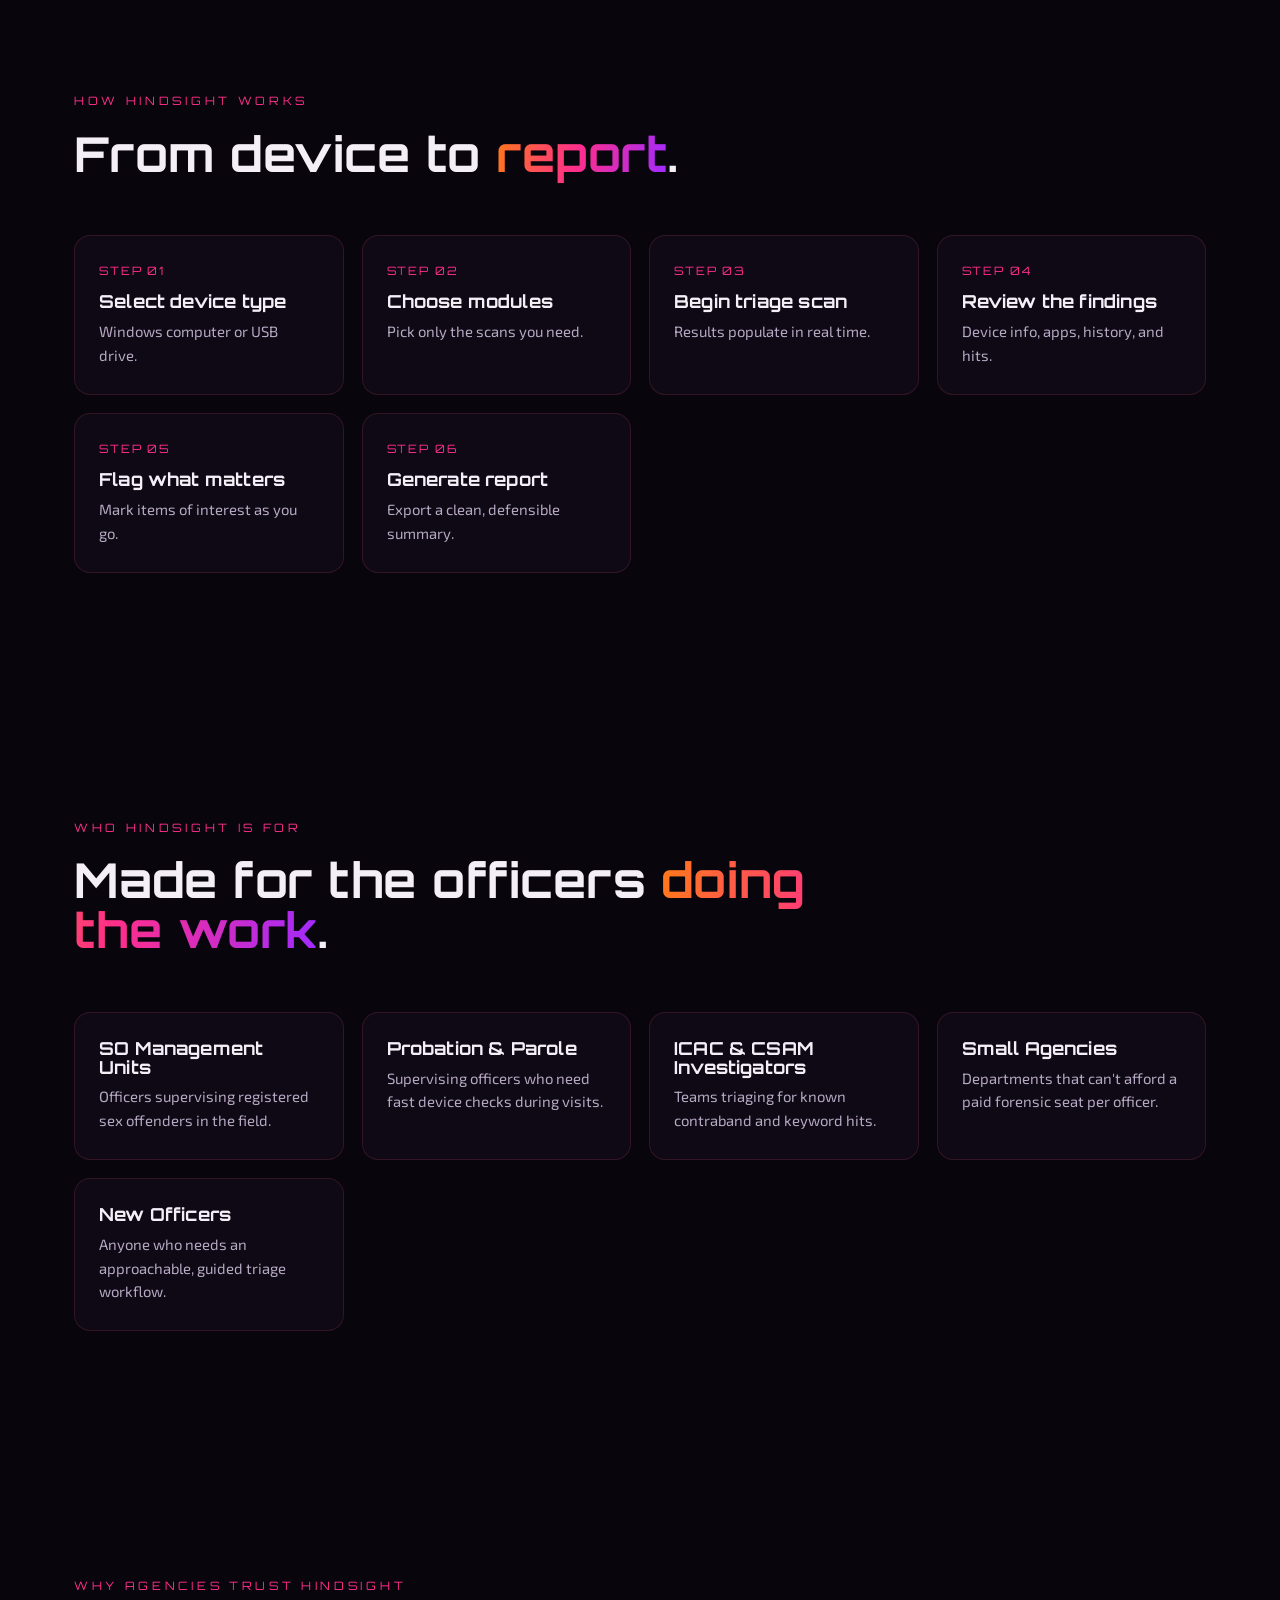
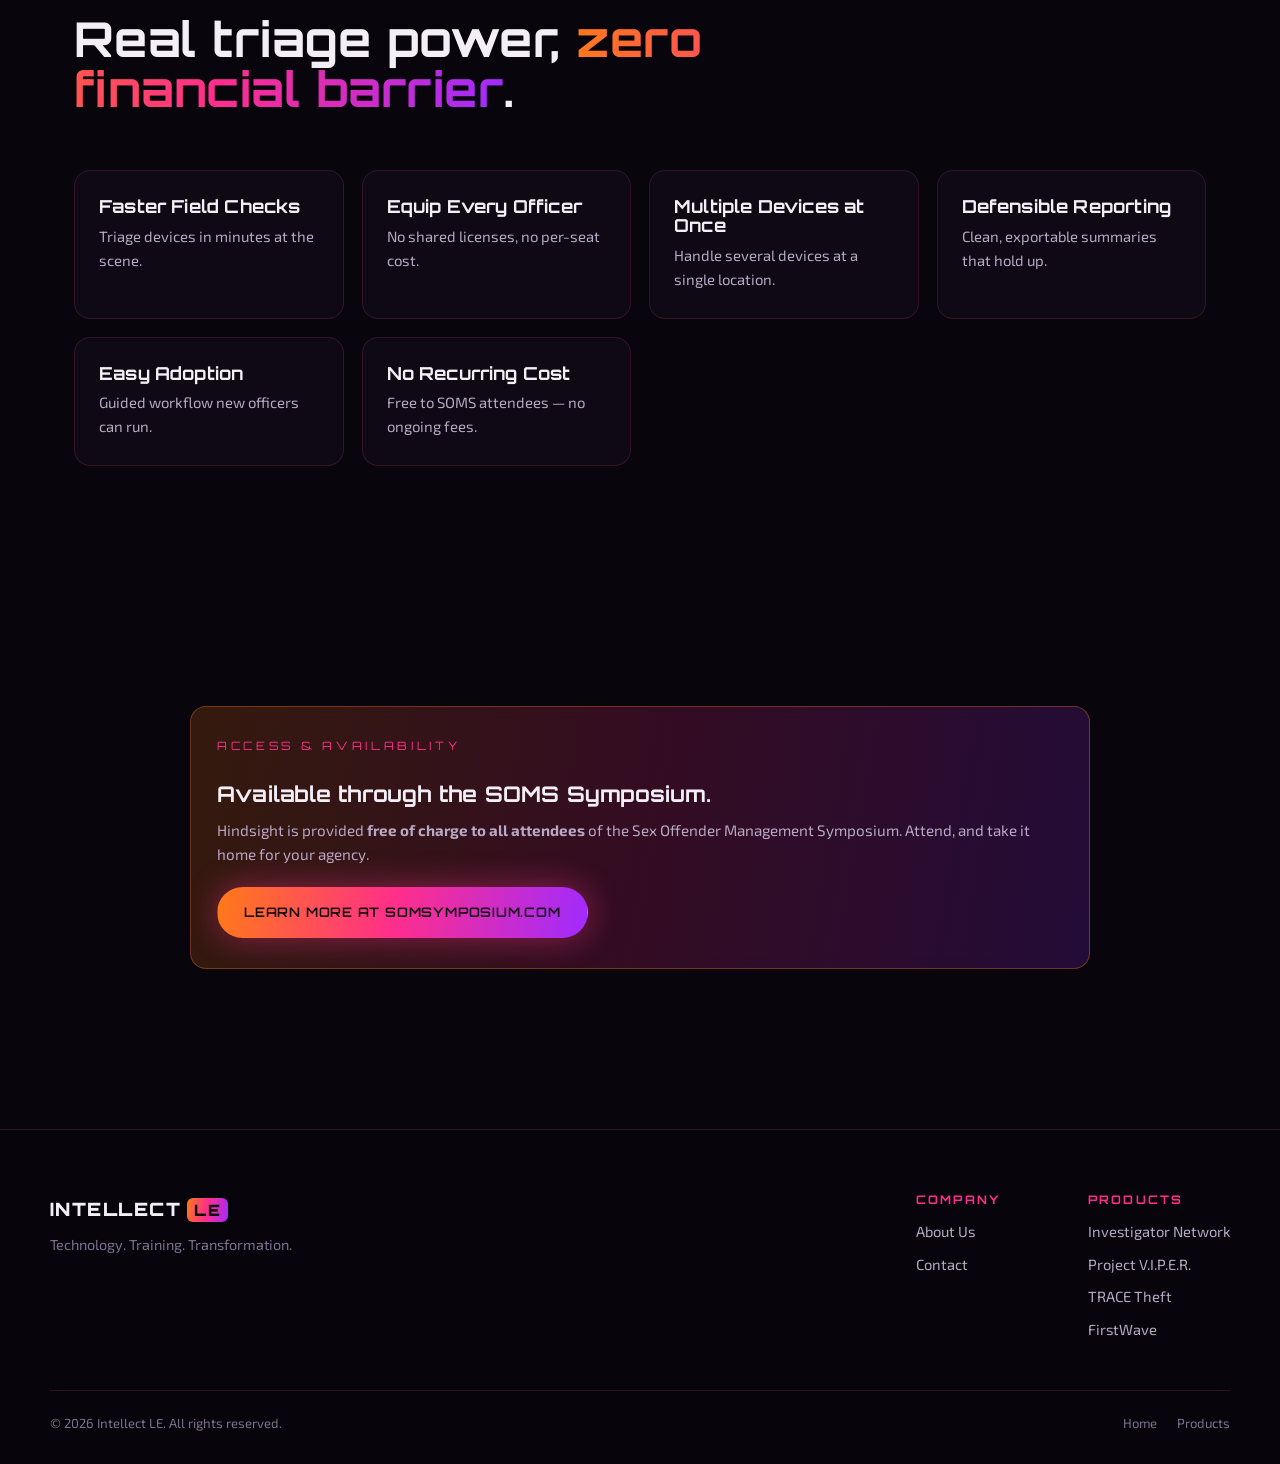
<file: Hindsight/index.html>
<!DOCTYPE html>
<html lang="en">
<head>
  <!-- Google tag (gtag.js) -->
  <script async src="https://www.googletagmanager.com/gtag/js?id=G-TPDJFQFJ9E"></script>
  <script>
    window.dataLayer = window.dataLayer || [];
    function gtag(){dataLayer.push(arguments);}
    gtag('js', new Date());
    gtag('config', 'G-TPDJFQFJ9E');
  </script>
  <meta charset="UTF-8" />
  <meta name="viewport" content="width=device-width, initial-scale=1.0" />
  <meta name="description" content="Project Hindsight by Intellect LE — rapid forensic triage for Windows computers and USB drives. Surface device identity, browser history, questionable apps, keyword and CSAM hash hits in minutes. Free to SOMS Symposium attendees." />
  <title>Project Hindsight — Intellect LE</title>

  <link rel="preconnect" href="https://fonts.googleapis.com" />
  <link rel="preconnect" href="https://fonts.gstatic.com" crossorigin />
  <link href="https://fonts.googleapis.com/css2?family=Orbitron:wght@500;700;900&family=Exo+2:ital,wght@0,300;0,400;0,500;0,600;0,700;1,400&display=swap" rel="stylesheet" />
  <link rel="stylesheet" href="../styles.css" />
  <style>
    /* Project Hindsight animated 5-dot mark */
    .hs-logo{display:inline-flex;align-items:center;justify-content:center;width:120px;height:120px;border-radius:22px;background:#0d0912;border:1px solid var(--panel-brd);box-shadow:0 0 34px rgba(255,122,24,.45);position:relative;z-index:1;}
    .hs-dots{display:flex;flex-direction:column;gap:12px;}
    .hs-row{display:flex;justify-content:center;gap:12px;}
    .hs-dot{width:18px;height:18px;border-radius:50%;
      background:radial-gradient(circle at 35% 30%,#ffbf7a 0%,#ff8a2a 45%,#f4620a 100%);
      box-shadow:0 0 10px rgba(255,122,24,.85),0 0 20px rgba(255,122,24,.35);
      animation:hsPulse 1.9s ease-in-out infinite;}
    .hs-row:nth-child(1) .hs-dot:nth-child(1){animation-delay:0s}
    .hs-row:nth-child(1) .hs-dot:nth-child(2){animation-delay:.16s}
    .hs-row:nth-child(1) .hs-dot:nth-child(3){animation-delay:.32s}
    .hs-row:nth-child(2) .hs-dot:nth-child(1){animation-delay:.48s}
    .hs-row:nth-child(2) .hs-dot:nth-child(2){animation-delay:.64s}
    @keyframes hsPulse{0%,100%{transform:scale(.78);opacity:.5}50%{transform:scale(1.06);opacity:1}}
    @media (prefers-reduced-motion:reduce){.hs-dot{animation:none;opacity:1;transform:none}}
  </style>
</head>
<body>
  <!-- Atmospheric background layers -->
  <div class="bg-layer bg-grid" aria-hidden="true"></div>
  <div class="bg-layer bg-streaks" aria-hidden="true"></div>
  <div class="bg-layer bg-glow" aria-hidden="true"></div>
  <div class="bg-layer bg-grain" aria-hidden="true"></div>
  <div class="scanline" aria-hidden="true"></div>

  <!-- NAV -->
  <header class="nav" id="nav">
    <a href="../index.html" class="brand" aria-label="Intellect LE home">
      <span class="brand-mark" aria-hidden="true">
        <svg viewBox="0 0 44 44" width="30" height="30" role="img">
          <defs>
            <linearGradient id="gm" x1="0" y1="0" x2="1" y2="1">
              <stop offset="0" stop-color="#ff7a18"/>
              <stop offset="0.5" stop-color="#ff2e8b"/>
              <stop offset="1" stop-color="#a02bff"/>
            </linearGradient>
          </defs>
          <path fill="none" stroke="url(#gm)" stroke-width="2.2" stroke-linejoin="round"
            d="M22 3 L38 12 V32 L22 41 L6 32 V12 Z"/>
          <path fill="url(#gm)" d="M20 14 h4 v3 h-4 z M20 20 h4 v10 h-4 z"/>
        </svg>
      </span>
      <span class="brand-text">INTELLECT<span class="brand-le">LE</span></span>
    </a>

    <nav class="nav-links" aria-label="Primary">
      <a href="#features">Features</a>
      <a href="#how">How It Works</a>
      <a href="../index.html#products">All Products</a>
    </nav>

    <a href="https://www.somsymposium.com" target="_blank" rel="noopener noreferrer" class="btn btn-ghost nav-cta">Attend SOMS</a>

    <button class="nav-toggle" id="navToggle" aria-label="Toggle menu" aria-expanded="false">
      <span></span><span></span><span></span>
    </button>
  </header>

  <!-- HERO -->
  <section class="hero hero--sub" id="home">
    <div class="hero-inner">
      <a href="../index.html#products" class="back-link reveal" data-delay="0">← Back to Products</a>
      <div class="hero-emblem reveal" data-delay="0" style="margin-bottom:22px;">
        <span class="hs-logo" role="img" aria-label="Project Hindsight logo">
          <span class="hs-dots" aria-hidden="true">
            <span class="hs-row"><i class="hs-dot"></i><i class="hs-dot"></i><i class="hs-dot"></i></span>
            <span class="hs-row"><i class="hs-dot"></i><i class="hs-dot"></i></span>
          </span>
        </span>
      </div>
      <p class="hero-eyebrow reveal" data-delay="1">Intellect LE Platform · Digital Forensic Triage</p>
      <h1 class="hero-title reveal" data-delay="2" style="font-size:clamp(2rem,5.5vw,3.5rem);">
        <span class="grad">Search and Verify Devices</span>
        <span class="grad">in Minutes, Not Hours</span>
      </h1>
      <p class="hero-mission reveal" data-delay="3" style="max-width:660px;">
        Rapid forensic triage of Windows computers and USB drives — built for officers supervising registered sex offenders.
      </p>
      <div class="hero-cta reveal" data-delay="4">
        <a href="#features" class="btn btn-primary">See What It Finds</a>
        <a href="https://www.somsymposium.com" target="_blank" rel="noopener noreferrer" class="btn btn-ghost">Attend the SOMS Symposium</a>
      </div>
      <p class="status-pill reveal" data-delay="5"><span class="dot"></span> Windows &amp; USB · Keyword &amp; CSAM hash search · Free to SOMS attendees</p>

      <div class="hero-shot app-shot reveal" data-delay="5">
        <img src="assets/shot-devicetype.png" alt="Project Hindsight device selection screen — choose a Windows computer or USB drive to triage" />
      </div>
    </div>
  </section>

  <!-- MISSION / ORIGIN -->
  <section class="section" id="story">
    <div class="section-head reveal">
      <span class="kicker">Why Hindsight Exists</span>
      <h2 class="section-title">Fast, verifiable answers when <span class="grad">every minute counts</span>.</h2>
    </div>
    <div class="story-grid">
      <div class="reveal">
        <p>Officers supervising registered sex offenders face a very real problem: <strong>how do you rapidly search and verify electronic devices for signs of contraband?</strong></p>
        <p>Free tools — while capable and proven — are often slow, inconsistent in training availability, and difficult for new officers to adopt. Paid tools, though powerful, keep rising in cost and rarely scale; most agencies can't afford to equip every member of a unit, forcing officers to <strong>share licenses</strong>. That becomes a major operational issue when multiple devices are encountered at a single location.</p>
        <p>Hindsight eliminates these barriers — engineered to quickly triage Windows computers and Windows-based USB drives and deliver <strong>near-instant insight</strong> into what's on a device.</p>
      </div>
      <aside class="story-aside reveal">
        <span class="kicker">Our Purpose</span>
        <blockquote>"Put fast, defensible triage in the hands of every officer — without asking their agency to buy another seat."</blockquote>
      </aside>
    </div>
  </section>

  <!-- VALUE PROP -->
  <section class="section" id="value">
    <div class="section-head reveal">
      <span class="kicker">What Makes Hindsight Different</span>
      <h2 class="section-title">Powerful triage, <span class="grad">no barriers</span>.</h2>
    </div>
    <div class="info-grid" style="grid-template-columns:repeat(auto-fit,minmax(260px,1fr));">
      <article class="info-card reveal">
        <span class="info-ico">Built for Speed</span>
        <h4>Near-instant insight</h4>
        <p>Triage a Windows computer or USB drive and surface the details that matter in minutes — not hours.</p>
      </article>
      <article class="info-card reveal">
        <span class="info-ico">Scales to Everyone</span>
        <h4>No shared licenses</h4>
        <p>Free to equip your entire unit. Handle multiple devices at a single scene without waiting on a seat.</p>
      </article>
      <article class="info-card reveal">
        <span class="info-ico">Easy to Adopt</span>
        <h4>New officers, day one</h4>
        <p>A clear, guided workflow means even newer officers can run a defensible triage with confidence.</p>
      </article>
    </div>
  </section>

  <!-- KEY FEATURES -->
  <section class="section" id="features">
    <div class="section-head reveal">
      <span class="kicker">Key Features</span>
      <h2 class="section-title">Everything you need to <span class="grad">triage a device</span>.</h2>
    </div>

    <!-- Device information -->
    <div class="feature-row">
      <div class="feature-text reveal">
        <span class="kicker">Device Information</span>
        <h3>Know the device instantly</h3>
        <p>Establish identity and ownership the moment a scan starts — critical context for any report.</p>
        <ul class="checklist">
          <li>Computer name, operating system, and product ID</li>
          <li>Registered owner and organization</li>
          <li>Hardware serials and system UUID</li>
          <li>Local user accounts with last-login times</li>
        </ul>
      </div>
      <div class="feature-media reveal">
        <div class="app-shot"><img src="assets/shot-deviceinfo.png" alt="Hindsight Device Information view showing system identification, hardware, and user accounts" /></div>
      </div>
    </div>

    <!-- Questionable applications -->
    <div class="feature-row feature-row--reverse">
      <div class="feature-text reveal">
        <span class="kicker">Questionable Applications</span>
        <h3>Spot the tools that matter</h3>
        <p>Automatically categorize installed software so forensically relevant apps rise to the top.</p>
        <ul class="checklist">
          <li>Flags anti-forensic, VPN/remote, and dark web / P2P tools</li>
          <li>Surfaces cryptocurrency, communications, and virtual machine apps</li>
          <li>Categorized results with install paths</li>
          <li>One-click flagging for your report</li>
        </ul>
      </div>
      <div class="feature-media reveal">
        <div class="app-shot"><img src="assets/shot-apps.png" alt="Installed applications scan results grouped by anti-forensic, VPN, P2P, cryptocurrency and more" /></div>
      </div>
    </div>

    <!-- Browser history -->
    <div class="feature-row">
      <div class="feature-text reveal">
        <span class="kicker">Browser History &amp; Usernames</span>
        <h3>Follow the digital trail</h3>
        <p>Pull browsing activity and account artifacts across every major browser in one place.</p>
        <ul class="checklist">
          <li>Browser history with titles, visit times, and counts</li>
          <li>Download history and website usernames</li>
          <li>Chrome, Edge, Firefox, Brave, Opera, and Vivaldi</li>
          <li>Flag individual entries as you review</li>
        </ul>
      </div>
      <div class="feature-media reveal">
        <div class="app-shot"><img src="assets/shot-browser.png" alt="Microsoft Edge browser history, download history and website usernames inside Hindsight" /></div>
      </div>
    </div>

    <!-- Keyword & CSAM hash -->
    <div class="feature-row feature-row--reverse">
      <div class="feature-text reveal">
        <span class="kicker">Keyword &amp; CSAM Hash Search</span>
        <h3>Targeted contraband detection</h3>
        <p>Run focused searches for the terms and known files that matter to your investigation.</p>
        <ul class="checklist">
          <li>Keyword search across file names and paths</li>
          <li>Hash matching against Project VIC and known contraband databases</li>
          <li>Media file scanning with metadata and thumbnails</li>
          <li>Choose only the modules you need for each scan</li>
        </ul>
      </div>
      <div class="feature-media reveal">
        <div class="app-shot"><img src="assets/shot-modules.png" alt="Hindsight scan module selection — questionable applications, browser history, media, keyword search, and Project VIC hash matching" /></div>
      </div>
    </div>
  </section>

  <!-- HOW IT WORKS -->
  <section class="section" id="how">
    <div class="section-head reveal">
      <span class="kicker">How Hindsight Works</span>
      <h2 class="section-title">From device to <span class="grad">report</span>.</h2>
    </div>
    <div class="info-grid" style="grid-template-columns:repeat(auto-fit,minmax(220px,1fr));">
      <article class="info-card reveal"><span class="info-ico">Step 01</span><h4>Select device type</h4><p>Windows computer or USB drive.</p></article>
      <article class="info-card reveal"><span class="info-ico">Step 02</span><h4>Choose modules</h4><p>Pick only the scans you need.</p></article>
      <article class="info-card reveal"><span class="info-ico">Step 03</span><h4>Begin triage scan</h4><p>Results populate in real time.</p></article>
      <article class="info-card reveal"><span class="info-ico">Step 04</span><h4>Review the findings</h4><p>Device info, apps, history, and hits.</p></article>
      <article class="info-card reveal"><span class="info-ico">Step 05</span><h4>Flag what matters</h4><p>Mark items of interest as you go.</p></article>
      <article class="info-card reveal"><span class="info-ico">Step 06</span><h4>Generate report</h4><p>Export a clean, defensible summary.</p></article>
    </div>
  </section>

  <!-- WHO IT'S FOR -->
  <section class="section" id="who">
    <div class="section-head reveal">
      <span class="kicker">Who Hindsight Is For</span>
      <h2 class="section-title">Made for the officers <span class="grad">doing the work</span>.</h2>
    </div>
    <div class="info-grid">
      <article class="info-card reveal"><h4>SO Management Units</h4><p>Officers supervising registered sex offenders in the field.</p></article>
      <article class="info-card reveal"><h4>Probation &amp; Parole</h4><p>Supervising officers who need fast device checks during visits.</p></article>
      <article class="info-card reveal"><h4>ICAC &amp; CSAM Investigators</h4><p>Teams triaging for known contraband and keyword hits.</p></article>
      <article class="info-card reveal"><h4>Small Agencies</h4><p>Departments that can't afford a paid forensic seat per officer.</p></article>
      <article class="info-card reveal"><h4>New Officers</h4><p>Anyone who needs an approachable, guided triage workflow.</p></article>
    </div>
  </section>

  <!-- WHY AGENCIES TRUST -->
  <section class="section" id="why">
    <div class="section-head reveal">
      <span class="kicker">Why Agencies Trust Hindsight</span>
      <h2 class="section-title">Real triage power, <span class="grad">zero financial barrier</span>.</h2>
    </div>
    <div class="info-grid">
      <article class="info-card reveal"><h4>Faster Field Checks</h4><p>Triage devices in minutes at the scene.</p></article>
      <article class="info-card reveal"><h4>Equip Every Officer</h4><p>No shared licenses, no per-seat cost.</p></article>
      <article class="info-card reveal"><h4>Multiple Devices at Once</h4><p>Handle several devices at a single location.</p></article>
      <article class="info-card reveal"><h4>Defensible Reporting</h4><p>Clean, exportable summaries that hold up.</p></article>
      <article class="info-card reveal"><h4>Easy Adoption</h4><p>Guided workflow new officers can run.</p></article>
      <article class="info-card reveal"><h4>No Recurring Cost</h4><p>Free to SOMS attendees — no ongoing fees.</p></article>
    </div>
  </section>

  <!-- ACCESS -->
  <section class="section" id="access">
    <div class="product-card product-card--join reveal" style="max-width:900px;margin:0 auto;text-align:left;">
      <span class="kicker">Access &amp; Availability</span>
      <h3 class="product-name" style="margin-top:10px;">Available through the SOMS Symposium.</h3>
      <p class="product-desc">Hindsight is provided <strong>free of charge to all attendees</strong> of the Sex Offender Management Symposium. Attend, and take it home for your agency.</p>
      <a class="btn btn-primary" href="https://www.somsymposium.com" target="_blank" rel="noopener noreferrer">Learn more at somsymposium.com</a>
    </div>
  </section>

  <!-- FOOTER -->
  <footer class="footer">
    <div class="footer-top">
      <div class="footer-brand">
        <span class="brand-text">INTELLECT<span class="brand-le">LE</span></span>
        <p>Technology. Training. Transformation.</p>
      </div>
      <nav class="footer-nav" aria-label="Footer">
        <div>
          <h4>Company</h4>
          <a href="../index.html#about">About Us</a>
          <a href="../index.html#contact">Contact</a>
        </div>
        <div>
          <h4>Products</h4>
          <a href="https://www.inv-network.org" target="_blank" rel="noopener noreferrer">Investigator Network</a>
          <a href="https://www.project-viper.com" target="_blank" rel="noopener noreferrer">Project V.I.P.E.R.</a>
          <a href="https://www.tracetheft.com" target="_blank" rel="noopener noreferrer">TRACE Theft</a>
          <a href="../FirstWave/">FirstWave</a>
        </div>
      </nav>
    </div>
    <div class="footer-bottom">
      <span>&copy; <span id="year"></span> Intellect LE. All rights reserved.</span>
      <div class="footer-legal">
        <a href="../index.html">Home</a>
        <a href="../index.html#products">Products</a>
      </div>
    </div>
  </footer>

  <script src="../script.js"></script>
</body>
</html>
</file>
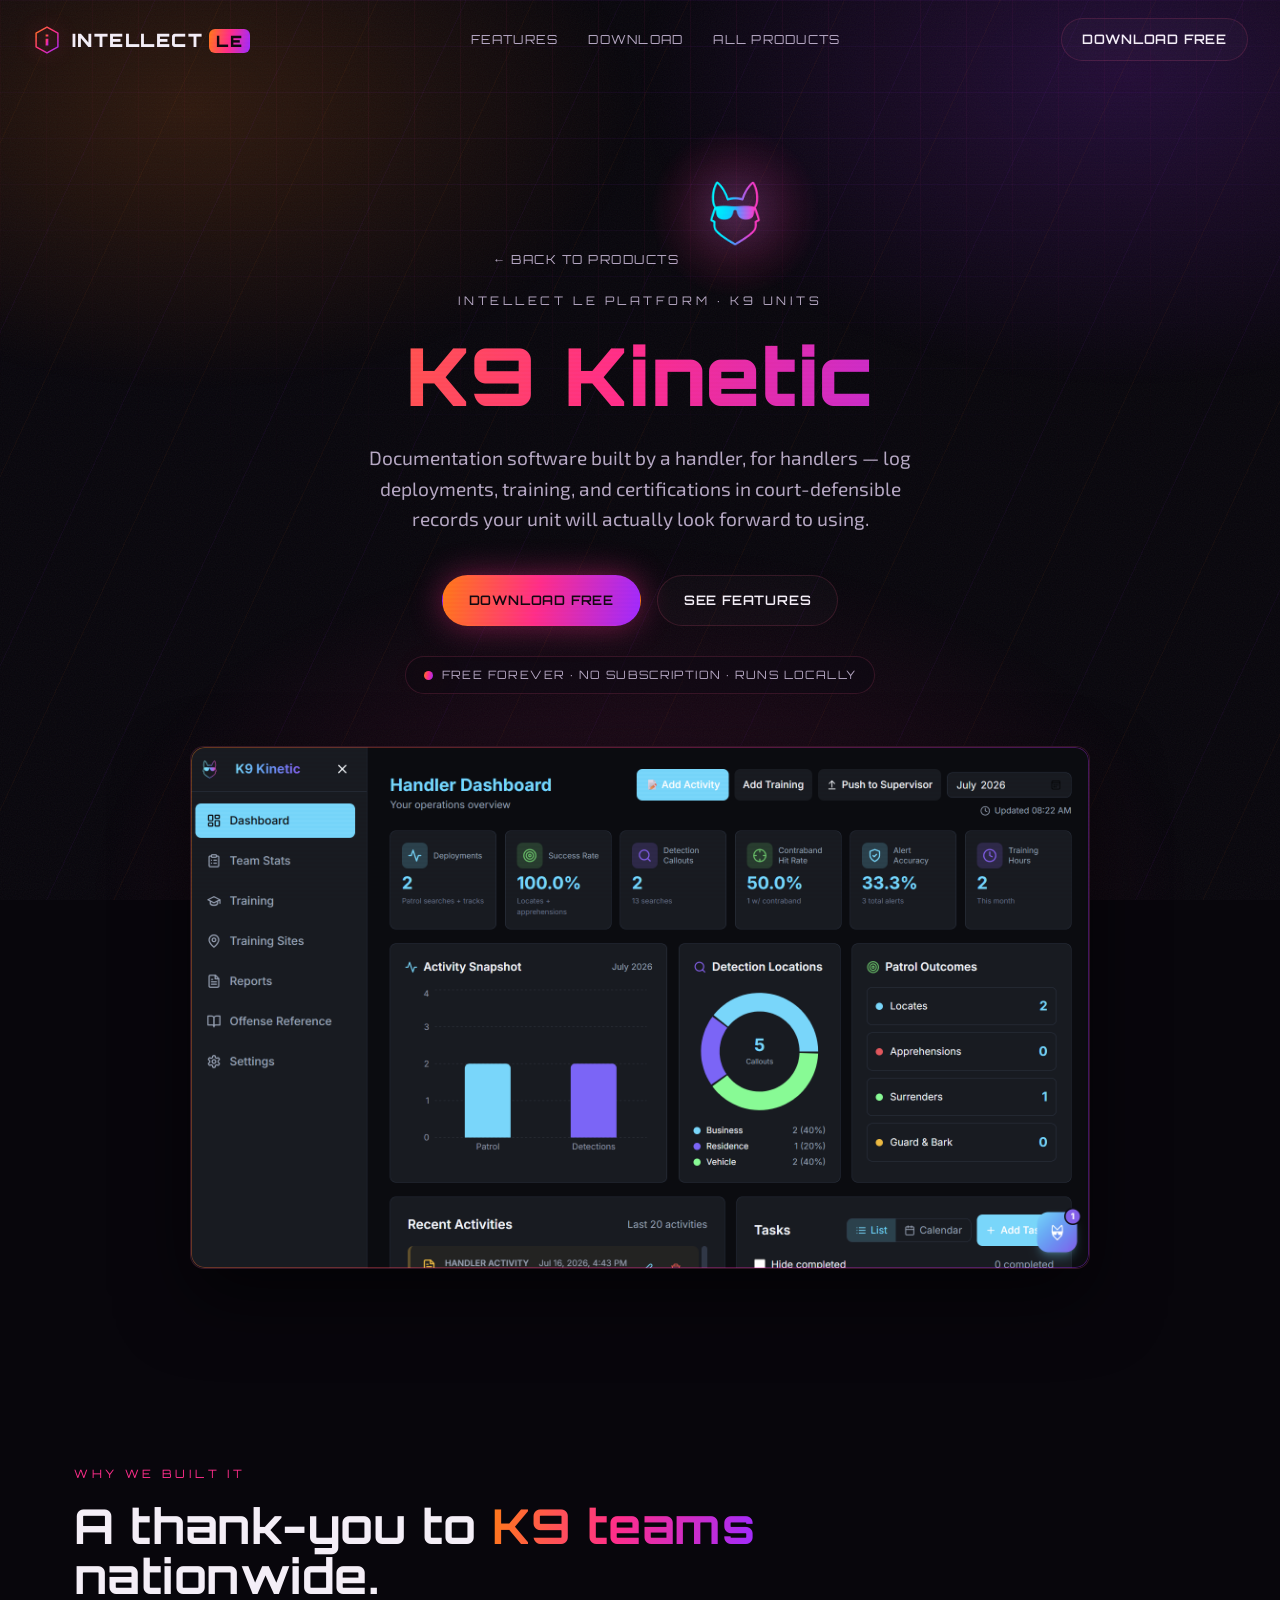
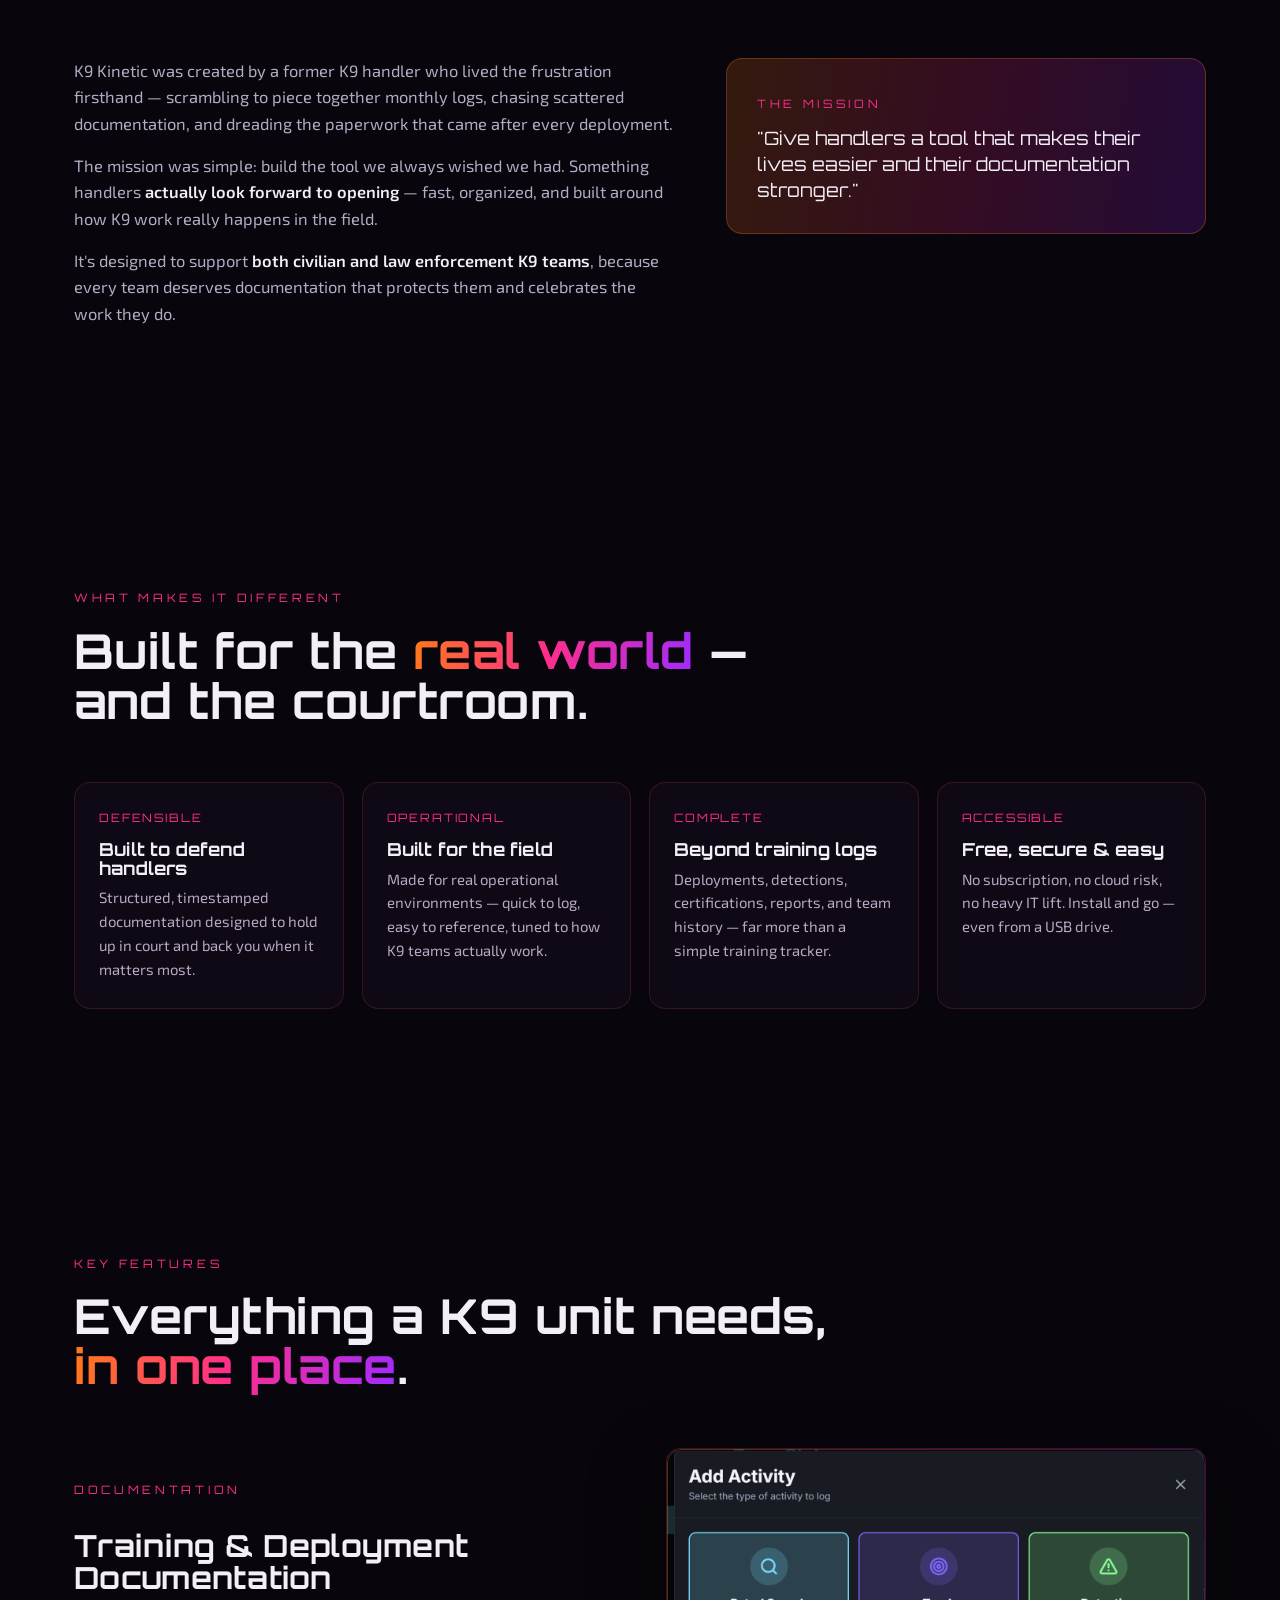
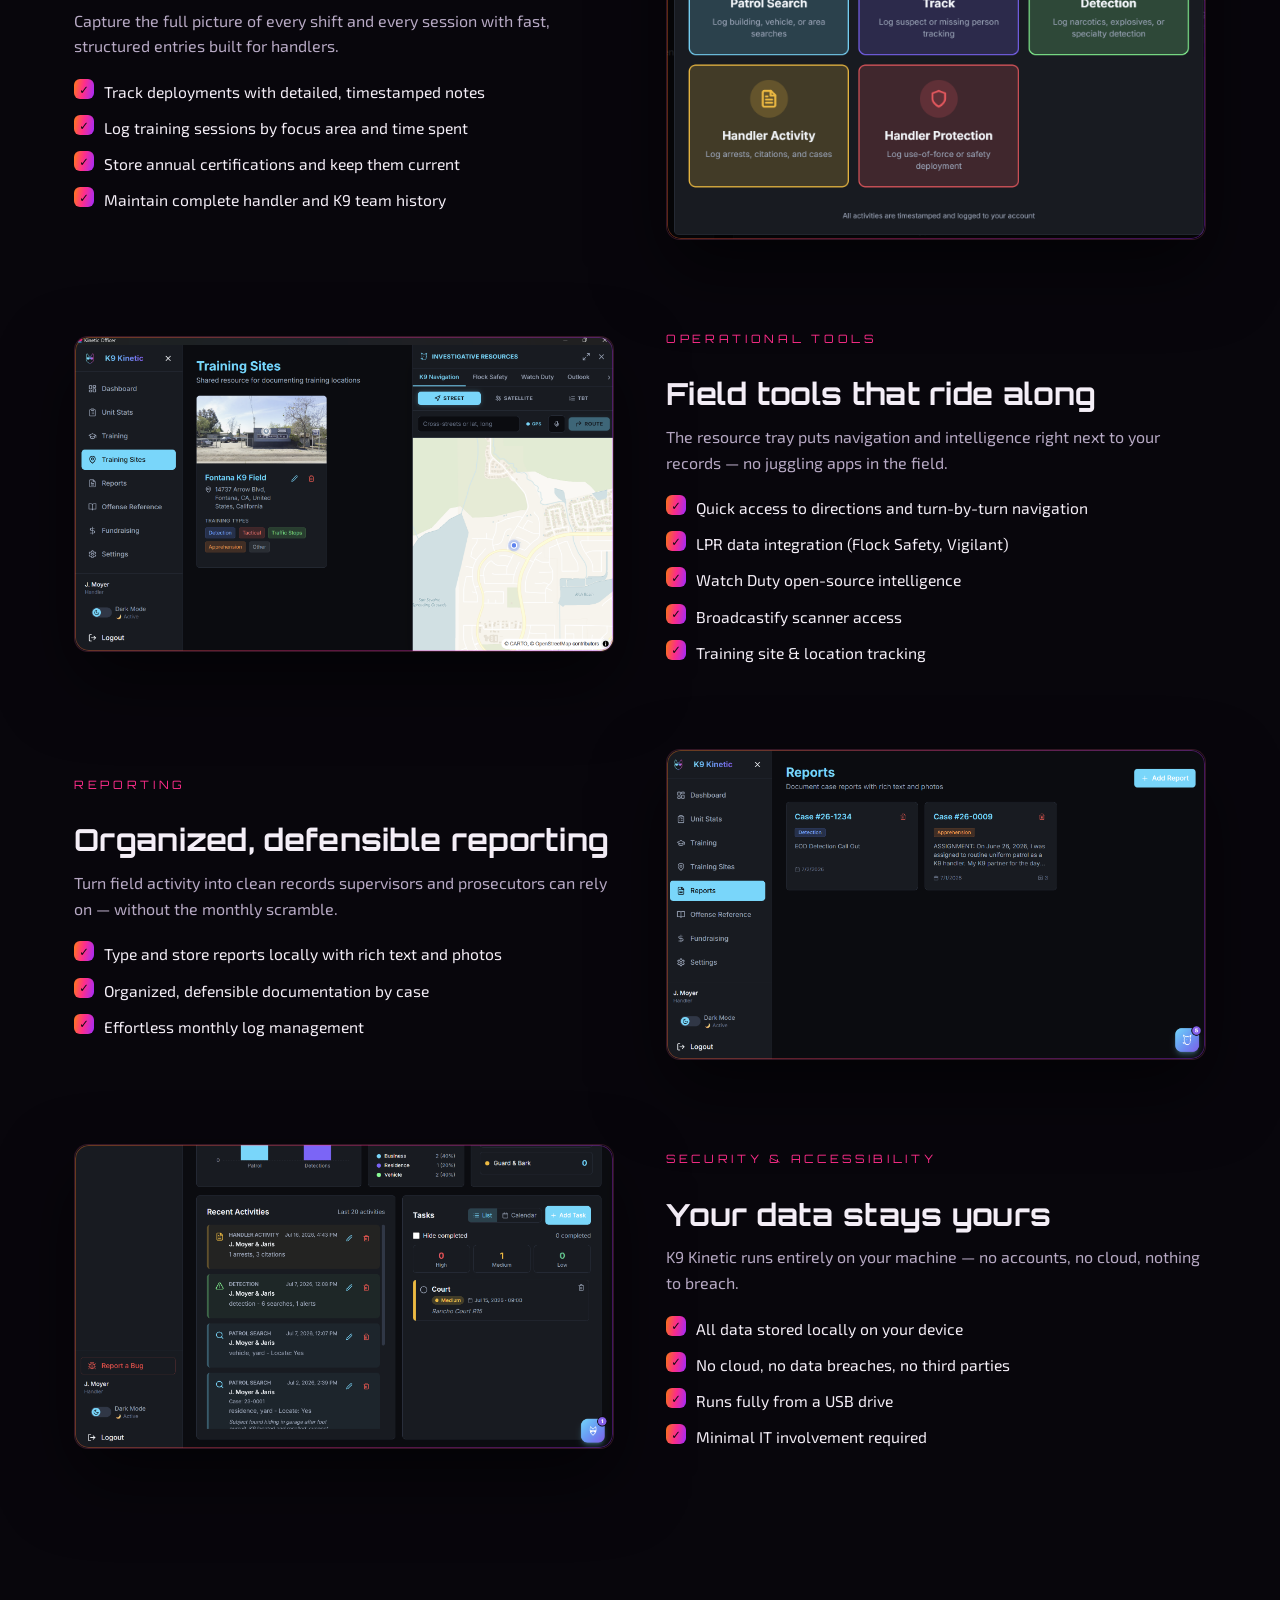
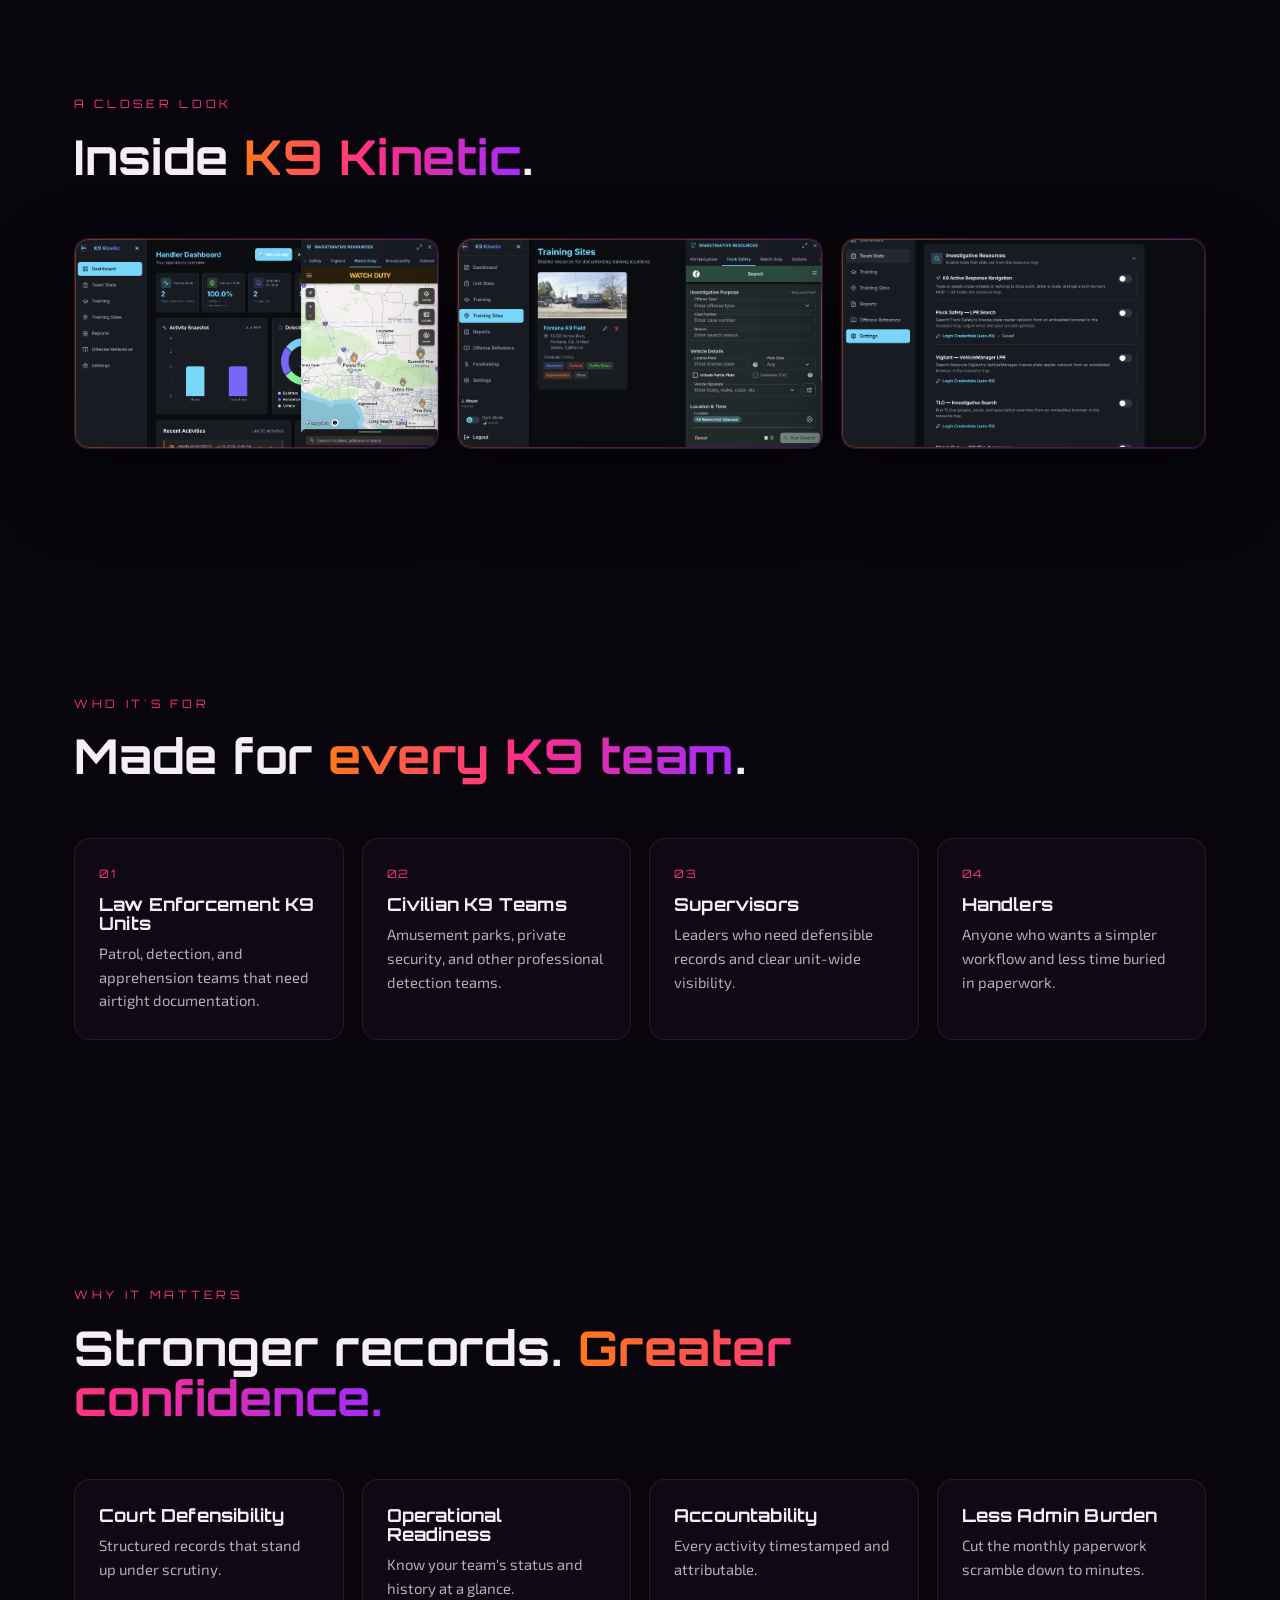
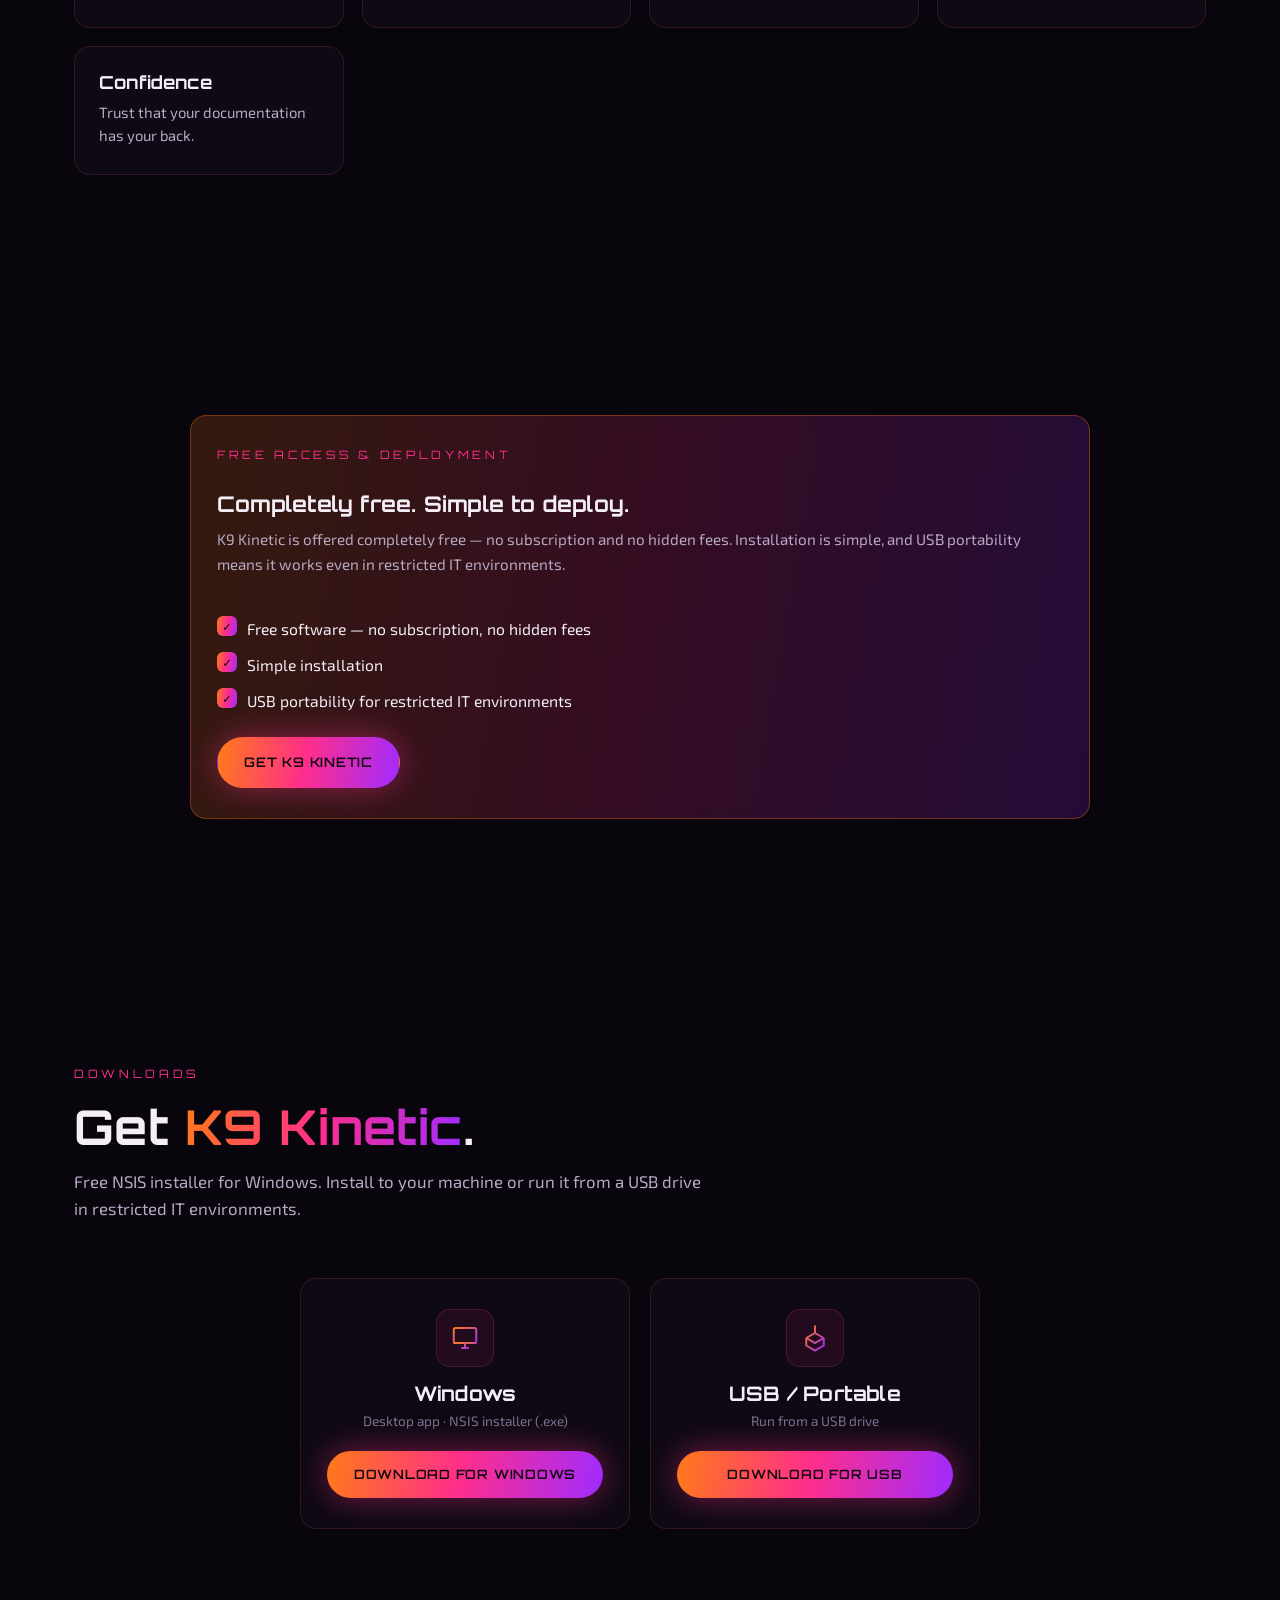
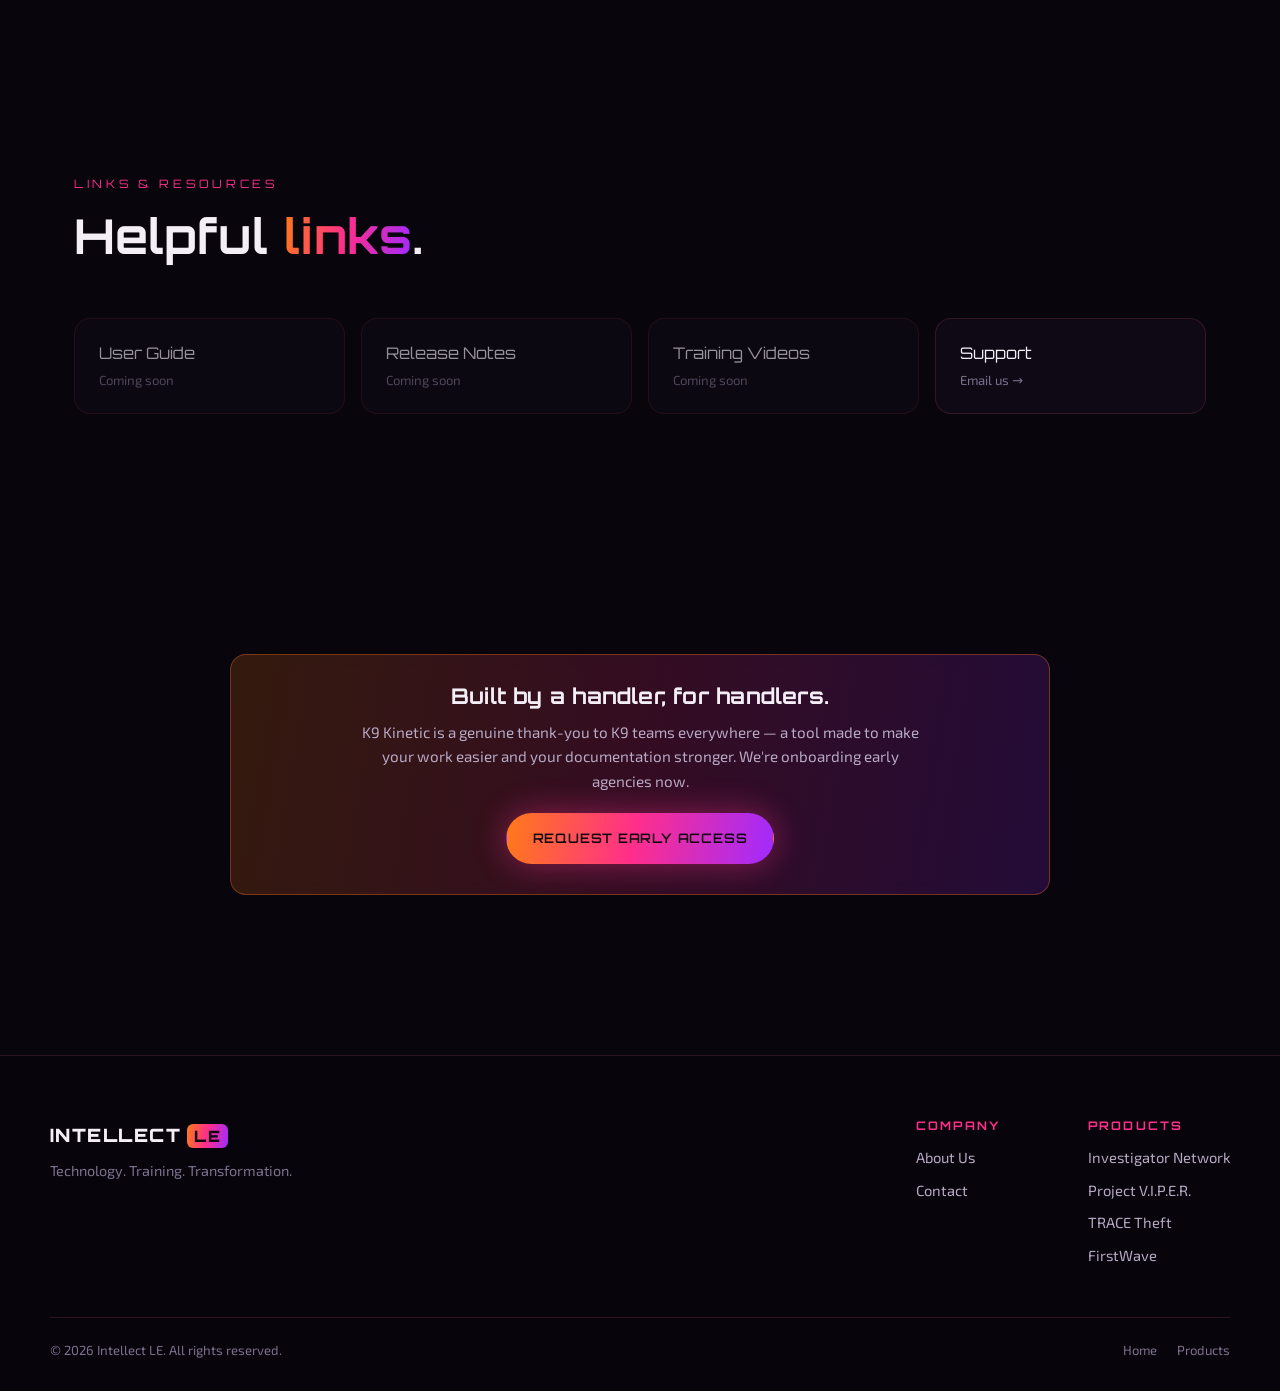
<file: K9Kinetic/index.html>
<!DOCTYPE html>
<html lang="en">
<head>
  <!-- Google tag (gtag.js) -->
  <script async src="https://www.googletagmanager.com/gtag/js?id=G-TPDJFQFJ9E"></script>
  <script>
    window.dataLayer = window.dataLayer || [];
    function gtag(){dataLayer.push(arguments);}
    gtag('js', new Date());
    gtag('config', 'G-TPDJFQFJ9E');
  </script>
  <meta charset="UTF-8" />
  <meta name="viewport" content="width=device-width, initial-scale=1.0" />
  <meta name="description" content="K9 Kinetic by Intellect LE — free, secure documentation software built by a K9 handler for K9 teams. Log deployments, training, and certifications with court-defensible records. Runs locally, even from a USB drive." />
  <title>K9 Kinetic — Intellect LE</title>

  <link rel="preconnect" href="https://fonts.googleapis.com" />
  <link rel="preconnect" href="https://fonts.gstatic.com" crossorigin />
  <link href="https://fonts.googleapis.com/css2?family=Orbitron:wght@500;700;900&family=Exo+2:ital,wght@0,300;0,400;0,500;0,600;0,700;1,400&display=swap" rel="stylesheet" />
  <link rel="stylesheet" href="../styles.css" />
</head>
<body>
  <!-- Atmospheric background layers -->
  <div class="bg-layer bg-grid" aria-hidden="true"></div>
  <div class="bg-layer bg-streaks" aria-hidden="true"></div>
  <div class="bg-layer bg-glow" aria-hidden="true"></div>
  <div class="bg-layer bg-grain" aria-hidden="true"></div>
  <div class="scanline" aria-hidden="true"></div>

  <!-- NAV -->
  <header class="nav" id="nav">
    <a href="../index.html" class="brand" aria-label="Intellect LE home">
      <span class="brand-mark" aria-hidden="true">
        <svg viewBox="0 0 44 44" width="30" height="30" role="img">
          <defs>
            <linearGradient id="gm" x1="0" y1="0" x2="1" y2="1">
              <stop offset="0" stop-color="#ff7a18"/>
              <stop offset="0.5" stop-color="#ff2e8b"/>
              <stop offset="1" stop-color="#a02bff"/>
            </linearGradient>
          </defs>
          <path fill="none" stroke="url(#gm)" stroke-width="2.2" stroke-linejoin="round"
            d="M22 3 L38 12 V32 L22 41 L6 32 V12 Z"/>
          <path fill="url(#gm)" d="M20 14 h4 v3 h-4 z M20 20 h4 v10 h-4 z"/>
        </svg>
      </span>
      <span class="brand-text">INTELLECT<span class="brand-le">LE</span></span>
    </a>

    <nav class="nav-links" aria-label="Primary">
      <a href="#features">Features</a>
      <a href="#downloads">Download</a>
      <a href="../index.html#products">All Products</a>
    </nav>

    <a href="#downloads" class="btn btn-ghost nav-cta">Download Free</a>

    <button class="nav-toggle" id="navToggle" aria-label="Toggle menu" aria-expanded="false">
      <span></span><span></span><span></span>
    </button>
  </header>

  <!-- HERO -->
  <section class="hero hero--sub" id="home">
    <div class="hero-inner">
      <a href="../index.html#products" class="back-link reveal" data-delay="0">← Back to Products</a>
      <div class="hero-emblem reveal" data-delay="0" style="margin-bottom:22px;">
        <img src="assets/k9-kinetic-logo.png" alt="K9 Kinetic logo" style="width:104px;height:104px;position:relative;z-index:1;filter:drop-shadow(0 0 22px rgba(46,171,253,.5));" />
      </div>
      <p class="hero-eyebrow reveal" data-delay="1">Intellect LE Platform · K9 Units</p>
      <h1 class="hero-title reveal" data-delay="2">
        <span class="grad">K9 Kinetic</span>
      </h1>
      <p class="hero-mission reveal" data-delay="3">
        Documentation software built by a handler, for handlers — log deployments, training, and certifications in court-defensible records your unit will actually look forward to using.
      </p>
      <div class="hero-cta reveal" data-delay="4">
        <a href="#downloads" class="btn btn-primary">Download Free</a>
        <a href="#features" class="btn btn-ghost">See Features</a>
      </div>
      <p class="status-pill reveal" data-delay="5"><span class="dot"></span> Free forever · No subscription · Runs locally</p>

      <div class="hero-shot app-shot reveal" data-delay="5">
        <img src="assets/shot-08.png" alt="K9 Kinetic Handler Dashboard showing deployments, success rate, detection locations, and patrol outcomes" />
      </div>
    </div>
  </section>

  <!-- ORIGIN STORY -->
  <section class="section" id="story">
    <div class="section-head reveal">
      <span class="kicker">Why We Built It</span>
      <h2 class="section-title">A thank-you to <span class="grad">K9 teams</span> nationwide.</h2>
    </div>
    <div class="story-grid">
      <div class="reveal">
        <p>K9 Kinetic was created by a former K9 handler who lived the frustration firsthand — scrambling to piece together monthly logs, chasing scattered documentation, and dreading the paperwork that came after every deployment.</p>
        <p>The mission was simple: build the tool we always wished we had. Something handlers <strong>actually look forward to opening</strong> — fast, organized, and built around how K9 work really happens in the field.</p>
        <p>It's designed to support <strong>both civilian and law enforcement K9 teams</strong>, because every team deserves documentation that protects them and celebrates the work they do.</p>
      </div>
      <aside class="story-aside reveal">
        <span class="kicker">The Mission</span>
        <blockquote>"Give handlers a tool that makes their lives easier and their documentation stronger."</blockquote>
      </aside>
    </div>
  </section>

  <!-- VALUE PROP -->
  <section class="section" id="value">
    <div class="section-head reveal">
      <span class="kicker">What Makes It Different</span>
      <h2 class="section-title">Built for the <span class="grad">real world</span> — and the courtroom.</h2>
    </div>
    <div class="info-grid">
      <article class="info-card reveal">
        <span class="info-ico">Defensible</span>
        <h4>Built to defend handlers</h4>
        <p>Structured, timestamped documentation designed to hold up in court and back you when it matters most.</p>
      </article>
      <article class="info-card reveal">
        <span class="info-ico">Operational</span>
        <h4>Built for the field</h4>
        <p>Made for real operational environments — quick to log, easy to reference, tuned to how K9 teams actually work.</p>
      </article>
      <article class="info-card reveal">
        <span class="info-ico">Complete</span>
        <h4>Beyond training logs</h4>
        <p>Deployments, detections, certifications, reports, and team history — far more than a simple training tracker.</p>
      </article>
      <article class="info-card reveal">
        <span class="info-ico">Accessible</span>
        <h4>Free, secure &amp; easy</h4>
        <p>No subscription, no cloud risk, no heavy IT lift. Install and go — even from a USB drive.</p>
      </article>
    </div>
  </section>

  <!-- KEY FEATURES -->
  <section class="section" id="features">
    <div class="section-head reveal">
      <span class="kicker">Key Features</span>
      <h2 class="section-title">Everything a K9 unit needs, <span class="grad">in one place</span>.</h2>
    </div>

    <!-- Feature 1 -->
    <div class="feature-row">
      <div class="feature-text reveal">
        <span class="kicker">Documentation</span>
        <h3>Training &amp; Deployment Documentation</h3>
        <p>Capture the full picture of every shift and every session with fast, structured entries built for handlers.</p>
        <ul class="checklist">
          <li>Track deployments with detailed, timestamped notes</li>
          <li>Log training sessions by focus area and time spent</li>
          <li>Store annual certifications and keep them current</li>
          <li>Maintain complete handler and K9 team history</li>
        </ul>
      </div>
      <div class="feature-media reveal">
        <div class="app-shot"><img src="assets/shot-10.png" alt="Add Activity screen — Patrol Search, Track, Detection, Handler Activity, and Handler Protection" /></div>
      </div>
    </div>

    <!-- Feature 2 -->
    <div class="feature-row feature-row--reverse">
      <div class="feature-text reveal">
        <span class="kicker">Operational Tools</span>
        <h3>Field tools that ride along</h3>
        <p>The resource tray puts navigation and intelligence right next to your records — no juggling apps in the field.</p>
        <ul class="checklist">
          <li>Quick access to directions and turn-by-turn navigation</li>
          <li>LPR data integration (Flock Safety, Vigilant)</li>
          <li>Watch Duty open-source intelligence</li>
          <li>Broadcastify scanner access</li>
          <li>Training site &amp; location tracking</li>
        </ul>
      </div>
      <div class="feature-media reveal">
        <div class="app-shot"><img src="assets/shot-02.png" alt="Training Sites with the Investigative Resources tray open to K9 Navigation and a live map" /></div>
      </div>
    </div>

    <!-- Feature 3 -->
    <div class="feature-row">
      <div class="feature-text reveal">
        <span class="kicker">Reporting</span>
        <h3>Organized, defensible reporting</h3>
        <p>Turn field activity into clean records supervisors and prosecutors can rely on — without the monthly scramble.</p>
        <ul class="checklist">
          <li>Type and store reports locally with rich text and photos</li>
          <li>Organized, defensible documentation by case</li>
          <li>Effortless monthly log management</li>
        </ul>
      </div>
      <div class="feature-media reveal">
        <div class="app-shot"><img src="assets/shot-01.png" alt="Reports screen showing documented case reports with rich text and photos" /></div>
      </div>
    </div>

    <!-- Feature 4 (Security) -->
    <div class="feature-row feature-row--reverse">
      <div class="feature-text reveal">
        <span class="kicker">Security &amp; Accessibility</span>
        <h3>Your data stays yours</h3>
        <p>K9 Kinetic runs entirely on your machine — no accounts, no cloud, nothing to breach.</p>
        <ul class="checklist">
          <li>All data stored locally on your device</li>
          <li>No cloud, no data breaches, no third parties</li>
          <li>Runs fully from a USB drive</li>
          <li>Minimal IT involvement required</li>
        </ul>
      </div>
      <div class="feature-media reveal">
        <div class="app-shot"><img src="assets/shot-09.png" alt="Recent activity feed and tasks, including a scheduled court date" /></div>
      </div>
    </div>
  </section>

  <!-- GALLERY -->
  <section class="section" id="gallery">
    <div class="section-head reveal">
      <span class="kicker">A Closer Look</span>
      <h2 class="section-title">Inside <span class="grad">K9 Kinetic</span>.</h2>
    </div>
    <div class="gallery">
      <div class="app-shot reveal"><img src="assets/shot-04.png" alt="Handler dashboard with the Watch Duty intelligence map" /></div>
      <div class="app-shot reveal"><img src="assets/shot-03.png" alt="Flock Safety LPR search inside the resource tray" /></div>
      <div class="app-shot reveal"><img src="assets/shot-05.png" alt="Settings for enabling investigative resource integrations" /></div>
    </div>
  </section>

  <!-- WHO IT'S FOR -->
  <section class="section" id="who">
    <div class="section-head reveal">
      <span class="kicker">Who It's For</span>
      <h2 class="section-title">Made for <span class="grad">every K9 team</span>.</h2>
    </div>
    <div class="info-grid">
      <article class="info-card reveal">
        <span class="info-ico">01</span>
        <h4>Law Enforcement K9 Units</h4>
        <p>Patrol, detection, and apprehension teams that need airtight documentation.</p>
      </article>
      <article class="info-card reveal">
        <span class="info-ico">02</span>
        <h4>Civilian K9 Teams</h4>
        <p>Amusement parks, private security, and other professional detection teams.</p>
      </article>
      <article class="info-card reveal">
        <span class="info-ico">03</span>
        <h4>Supervisors</h4>
        <p>Leaders who need defensible records and clear unit-wide visibility.</p>
      </article>
      <article class="info-card reveal">
        <span class="info-ico">04</span>
        <h4>Handlers</h4>
        <p>Anyone who wants a simpler workflow and less time buried in paperwork.</p>
      </article>
    </div>
  </section>

  <!-- WHY IT MATTERS -->
  <section class="section" id="why">
    <div class="section-head reveal">
      <span class="kicker">Why It Matters</span>
      <h2 class="section-title">Stronger records. <span class="grad">Greater confidence.</span></h2>
    </div>
    <div class="info-grid">
      <article class="info-card reveal"><h4>Court Defensibility</h4><p>Structured records that stand up under scrutiny.</p></article>
      <article class="info-card reveal"><h4>Operational Readiness</h4><p>Know your team's status and history at a glance.</p></article>
      <article class="info-card reveal"><h4>Accountability</h4><p>Every activity timestamped and attributable.</p></article>
      <article class="info-card reveal"><h4>Less Admin Burden</h4><p>Cut the monthly paperwork scramble down to minutes.</p></article>
      <article class="info-card reveal"><h4>Confidence</h4><p>Trust that your documentation has your back.</p></article>
    </div>
  </section>

  <!-- FREE ACCESS -->
  <section class="section" id="free">
    <div class="product-card product-card--join reveal" style="max-width:900px;margin:0 auto;text-align:left;">
      <span class="kicker">Free Access &amp; Deployment</span>
      <h3 class="product-name" style="margin-top:10px;">Completely free. Simple to deploy.</h3>
      <p class="product-desc">K9 Kinetic is offered completely free — no subscription and no hidden fees. Installation is simple, and USB portability means it works even in restricted IT environments.</p>
      <ul class="checklist" style="margin-bottom:24px;">
        <li>Free software — no subscription, no hidden fees</li>
        <li>Simple installation</li>
        <li>USB portability for restricted IT environments</li>
      </ul>
      <a class="btn btn-primary" href="#downloads">Get K9 Kinetic</a>
    </div>
  </section>

  <!-- DOWNLOADS -->
  <section class="section" id="downloads">
    <div class="section-head reveal">
      <span class="kicker">Downloads</span>
      <h2 class="section-title">Get <span class="grad">K9 Kinetic</span>.</h2>
      <p class="section-sub">Free NSIS installer for Windows. Install to your machine or run it from a USB drive in restricted IT environments.</p>
    </div>

    <div class="download-grid">
      <!-- To enable a download: set href to the file/release URL and remove the "is-soon" class + the .download-soon note. -->
      <article class="download-card reveal">
        <div class="dl-icon" aria-hidden="true">
          <svg viewBox="0 0 24 24" width="30" height="30" fill="none" stroke="url(#dgrad)" stroke-width="1.6">
            <defs><linearGradient id="dgrad" x1="0" y1="0" x2="1" y2="1"><stop offset="0" stop-color="#ff7a18"/><stop offset="1" stop-color="#a02bff"/></linearGradient></defs>
            <rect x="3" y="4" width="18" height="12" rx="1.5"/><path d="M3 16h18M9 20h6M12 16v4"/>
          </svg>
        </div>
        <h3 class="dl-name">Windows</h3>
        <p class="dl-meta">Desktop app · NSIS installer (.exe)</p>
        <a class="download-btn" href="https://project-kinetic-production.up.railway.app/download/latest" download>Download for Windows</a>
      </article>

      <article class="download-card reveal">
        <div class="dl-icon" aria-hidden="true">
          <svg viewBox="0 0 24 24" width="30" height="30" fill="none" stroke="url(#dgrad)" stroke-width="1.6">
            <path d="M12 2v6M12 8l7 4v0M5 12l7-4M5 12v6l7 4 7-4v-6M5 12l7 4 7-4"/>
          </svg>
        </div>
        <h3 class="dl-name">USB / Portable</h3>
        <p class="dl-meta">Run from a USB drive</p>
        <a class="download-btn" href="https://project-kinetic-production.up.railway.app/download/latest" download>Download for USB</a>
      </article>
    </div>
  </section>

  <!-- LINKS & RESOURCES -->
  <section class="section" id="links">
    <div class="section-head reveal">
      <span class="kicker">Links &amp; Resources</span>
      <h2 class="section-title">Helpful <span class="grad">links</span>.</h2>
    </div>
    <div class="link-buttons reveal">
      <!-- Point href at real URLs as they become available. -->
      <a class="link-btn is-soon" href="#" aria-disabled="true"><span class="lb-title">User Guide</span><span class="lb-sub">Coming soon</span></a>
      <a class="link-btn is-soon" href="#" aria-disabled="true"><span class="lb-title">Release Notes</span><span class="lb-sub">Coming soon</span></a>
      <a class="link-btn is-soon" href="#" aria-disabled="true"><span class="lb-title">Training Videos</span><span class="lb-sub">Coming soon</span></a>
      <a class="link-btn" href="mailto:Justin@intellect-le.com?subject=K9%20Kinetic%20Support"><span class="lb-title">Support</span><span class="lb-sub">Email us →</span></a>
    </div>
  </section>

  <!-- CLOSING -->
  <section class="section" id="closing">
    <div class="product-card product-card--join reveal" style="max-width:820px;margin:0 auto;text-align:center;align-items:center;">
      <h3 class="product-name">Built by a handler, for handlers.</h3>
      <p class="product-desc" style="max-width:560px;">K9 Kinetic is a genuine thank-you to K9 teams everywhere — a tool made to make your work easier and your documentation stronger. We're onboarding early agencies now.</p>
      <a class="btn btn-primary" href="mailto:Justin@intellect-le.com?subject=K9%20Kinetic%20Early%20Access">Request Early Access</a>
    </div>
  </section>

  <!-- FOOTER -->
  <footer class="footer">
    <div class="footer-top">
      <div class="footer-brand">
        <span class="brand-text">INTELLECT<span class="brand-le">LE</span></span>
        <p>Technology. Training. Transformation.</p>
      </div>
      <nav class="footer-nav" aria-label="Footer">
        <div>
          <h4>Company</h4>
          <a href="../index.html#about">About Us</a>
          <a href="../index.html#contact">Contact</a>
        </div>
        <div>
          <h4>Products</h4>
          <a href="https://www.inv-network.org" target="_blank" rel="noopener noreferrer">Investigator Network</a>
          <a href="https://www.project-viper.com" target="_blank" rel="noopener noreferrer">Project V.I.P.E.R.</a>
          <a href="https://www.tracetheft.com" target="_blank" rel="noopener noreferrer">TRACE Theft</a>
          <a href="../FirstWave/">FirstWave</a>
        </div>
      </nav>
    </div>
    <div class="footer-bottom">
      <span>&copy; <span id="year"></span> Intellect LE. All rights reserved.</span>
      <div class="footer-legal">
        <a href="../index.html">Home</a>
        <a href="../index.html#products">Products</a>
      </div>
    </div>
  </footer>

  <script src="../script.js"></script>
</body>
</html>
</file>
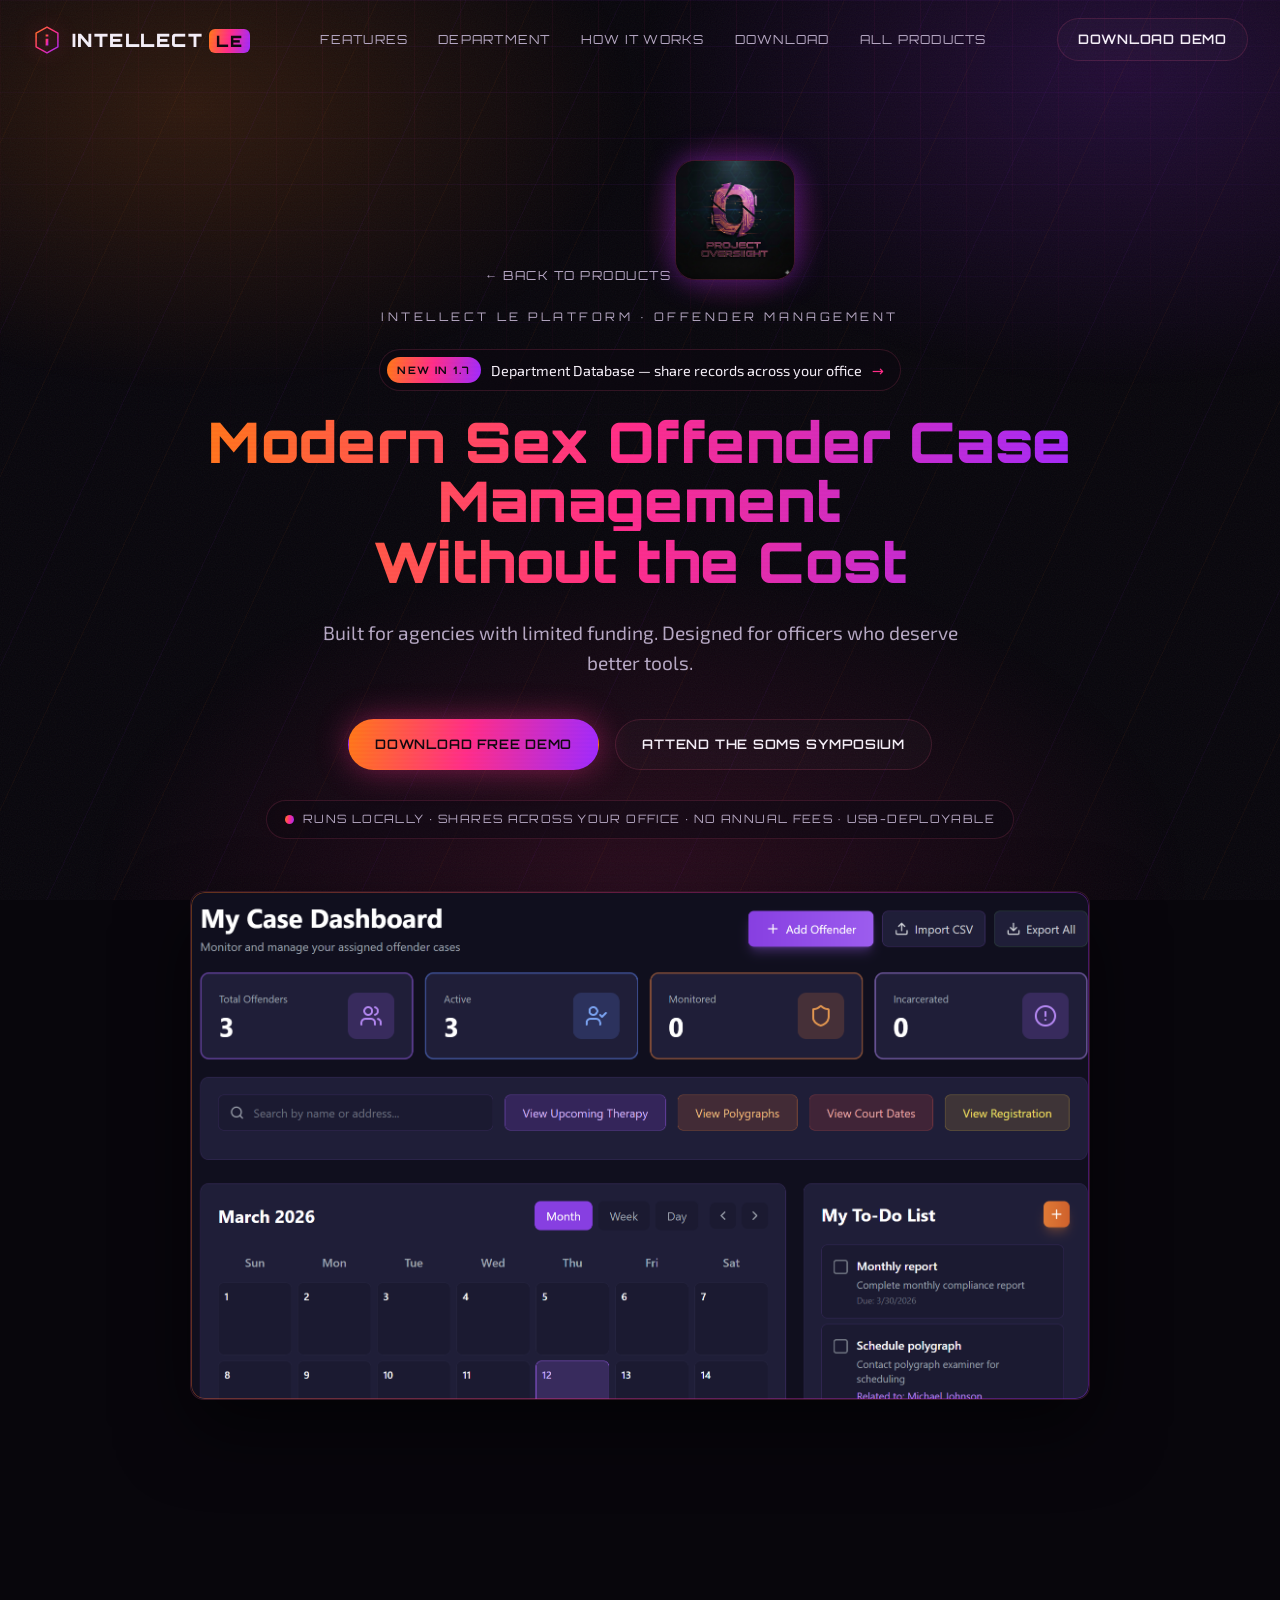
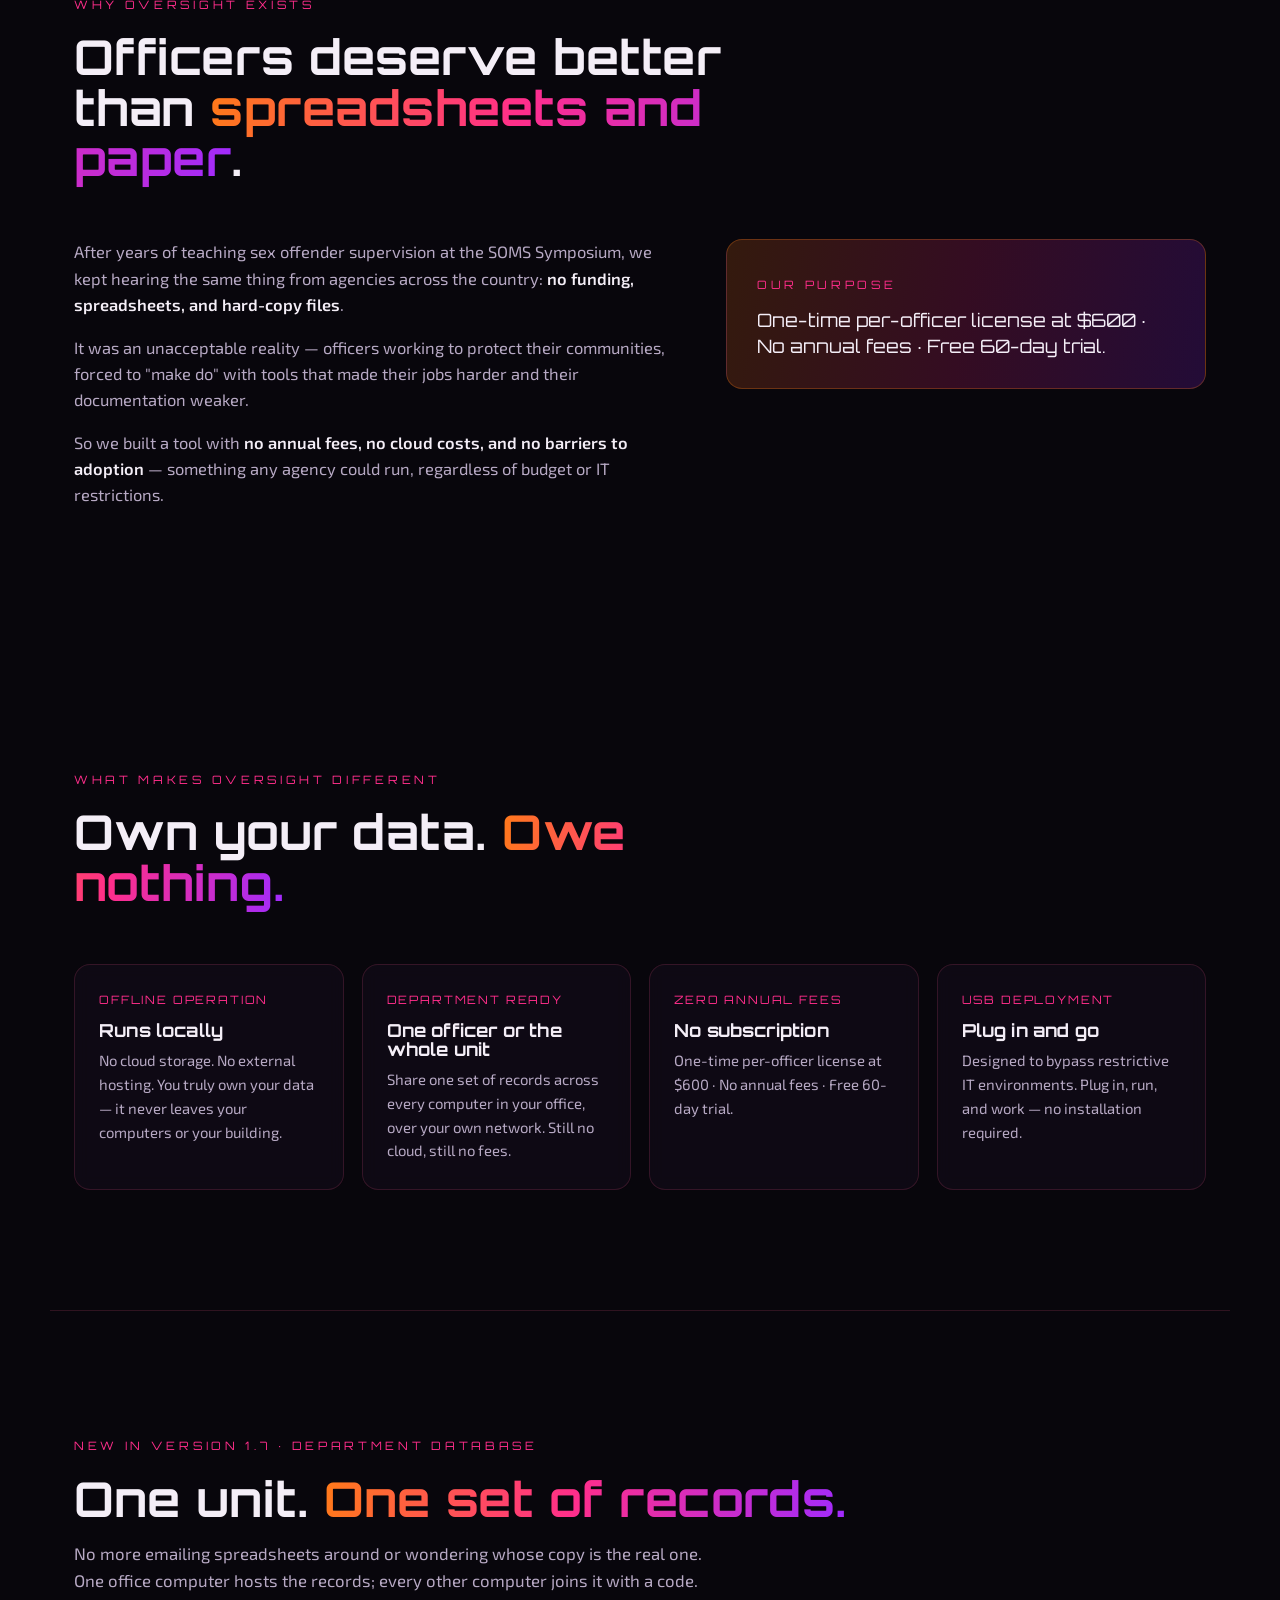
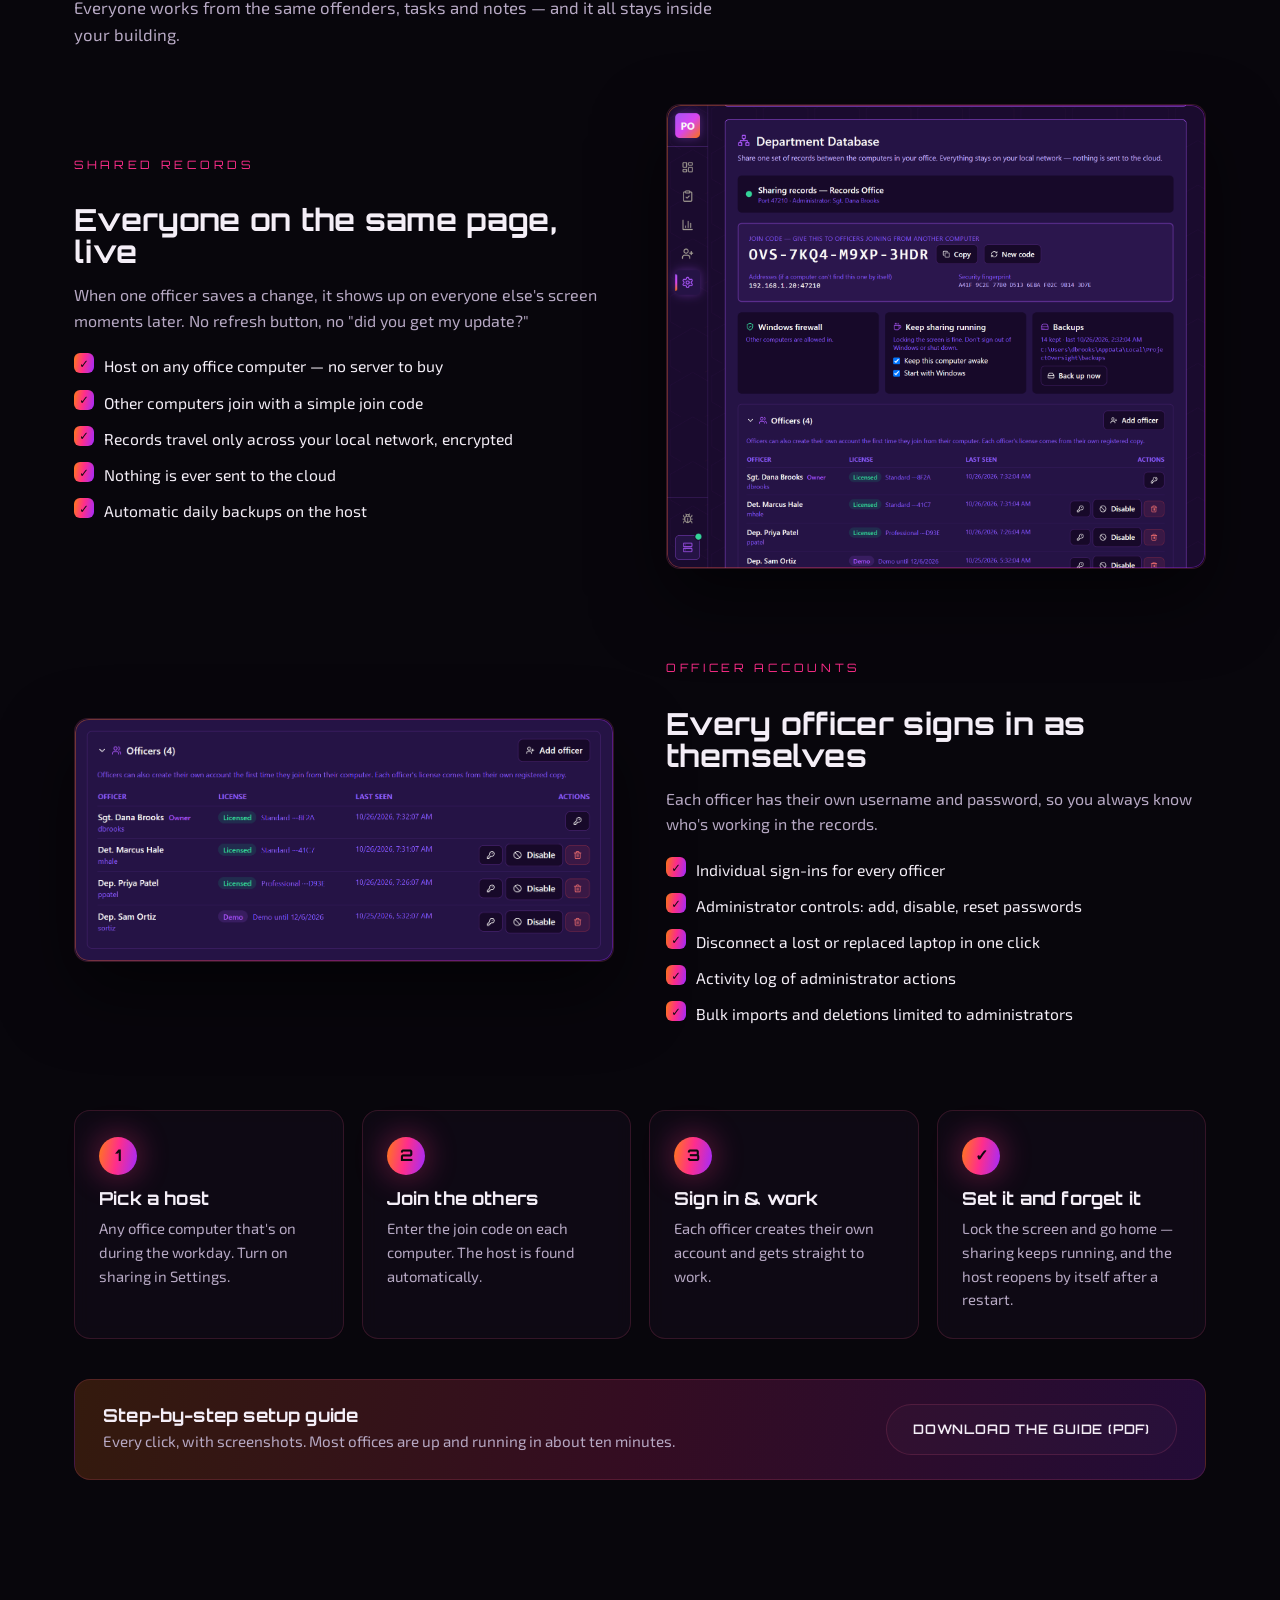
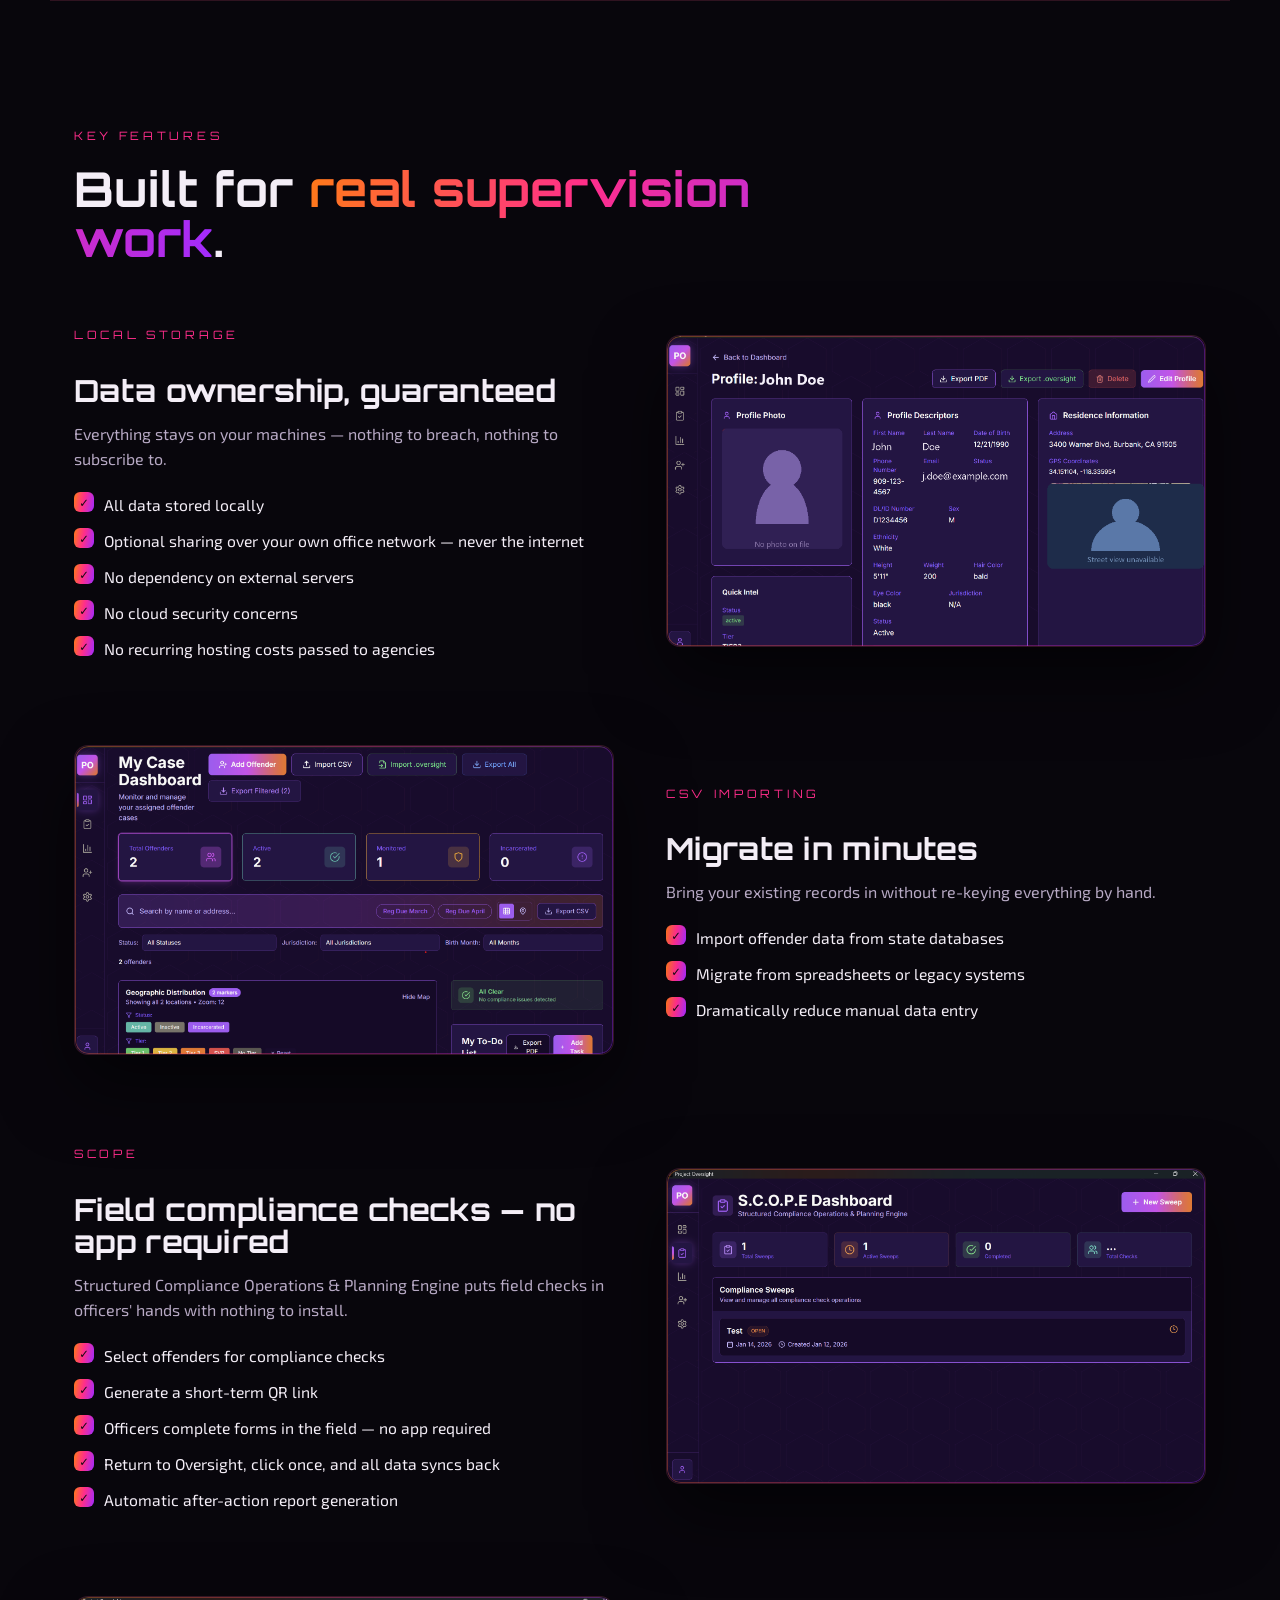
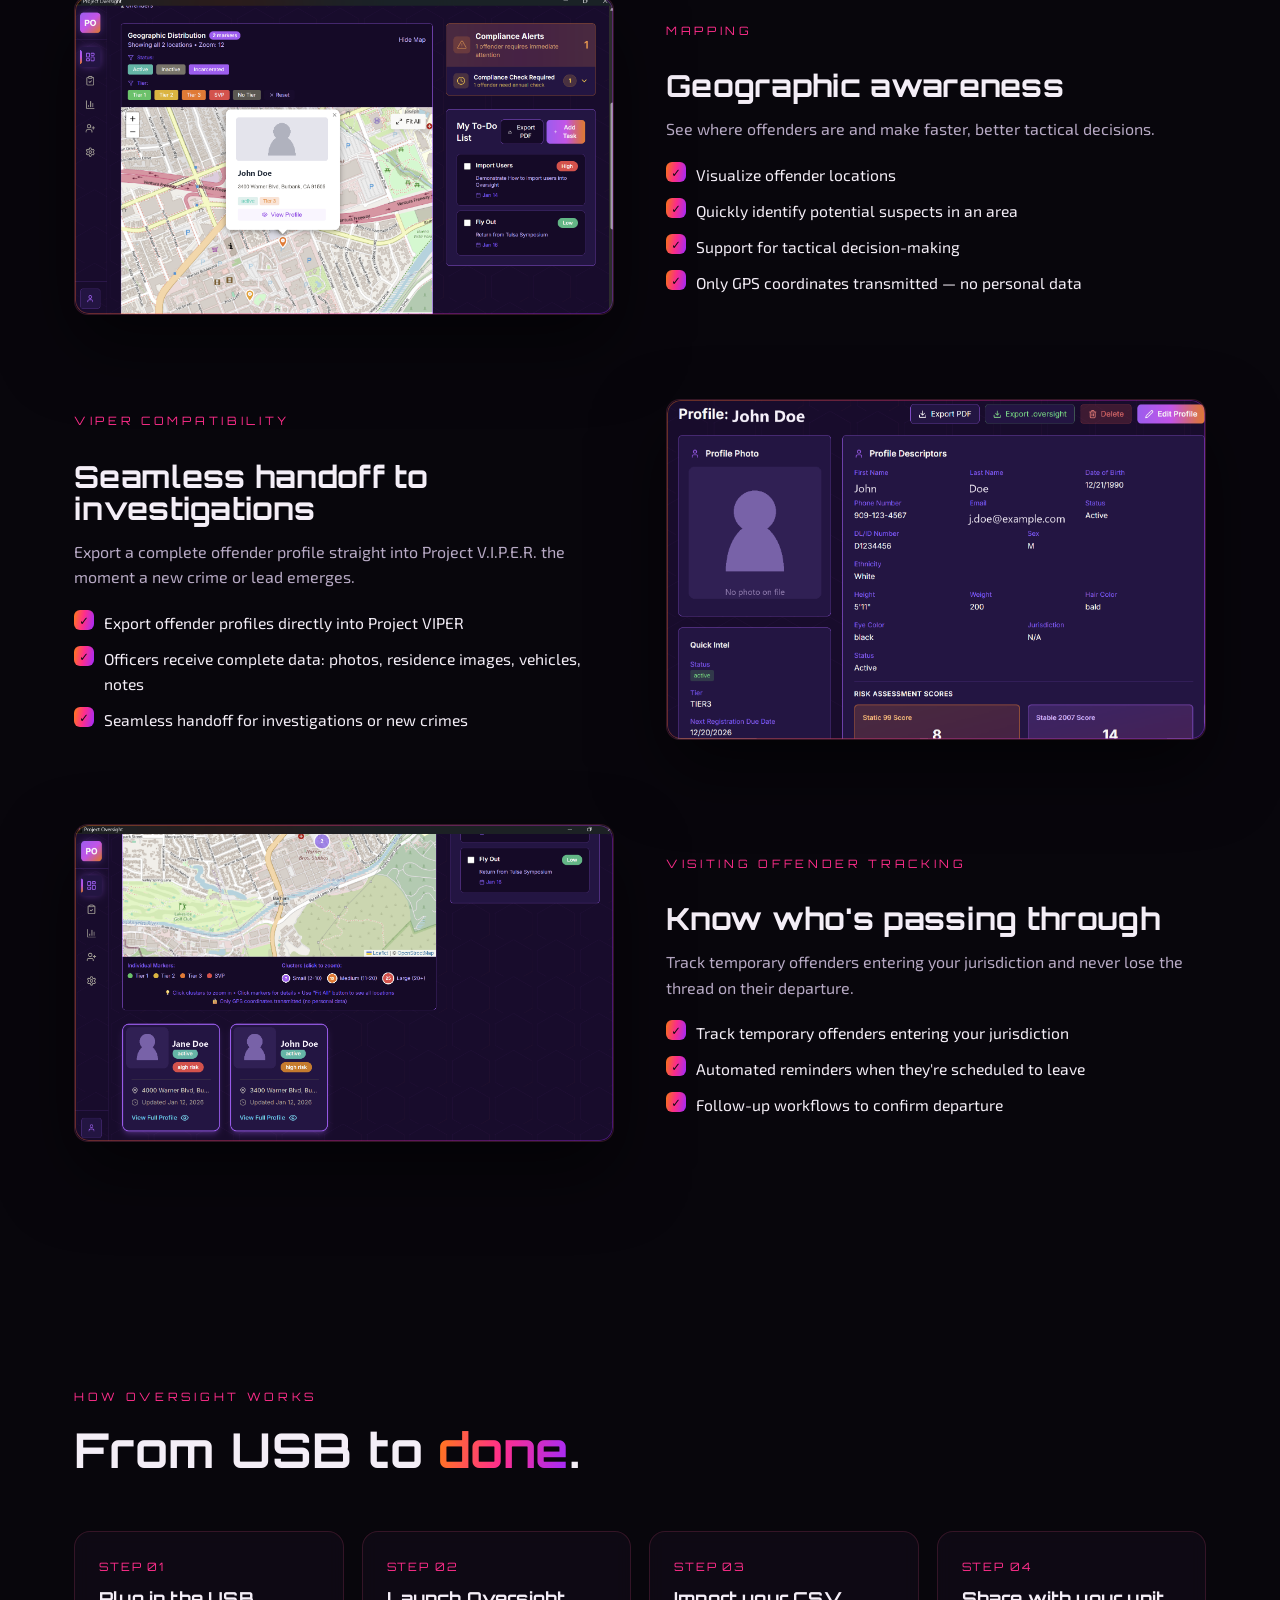
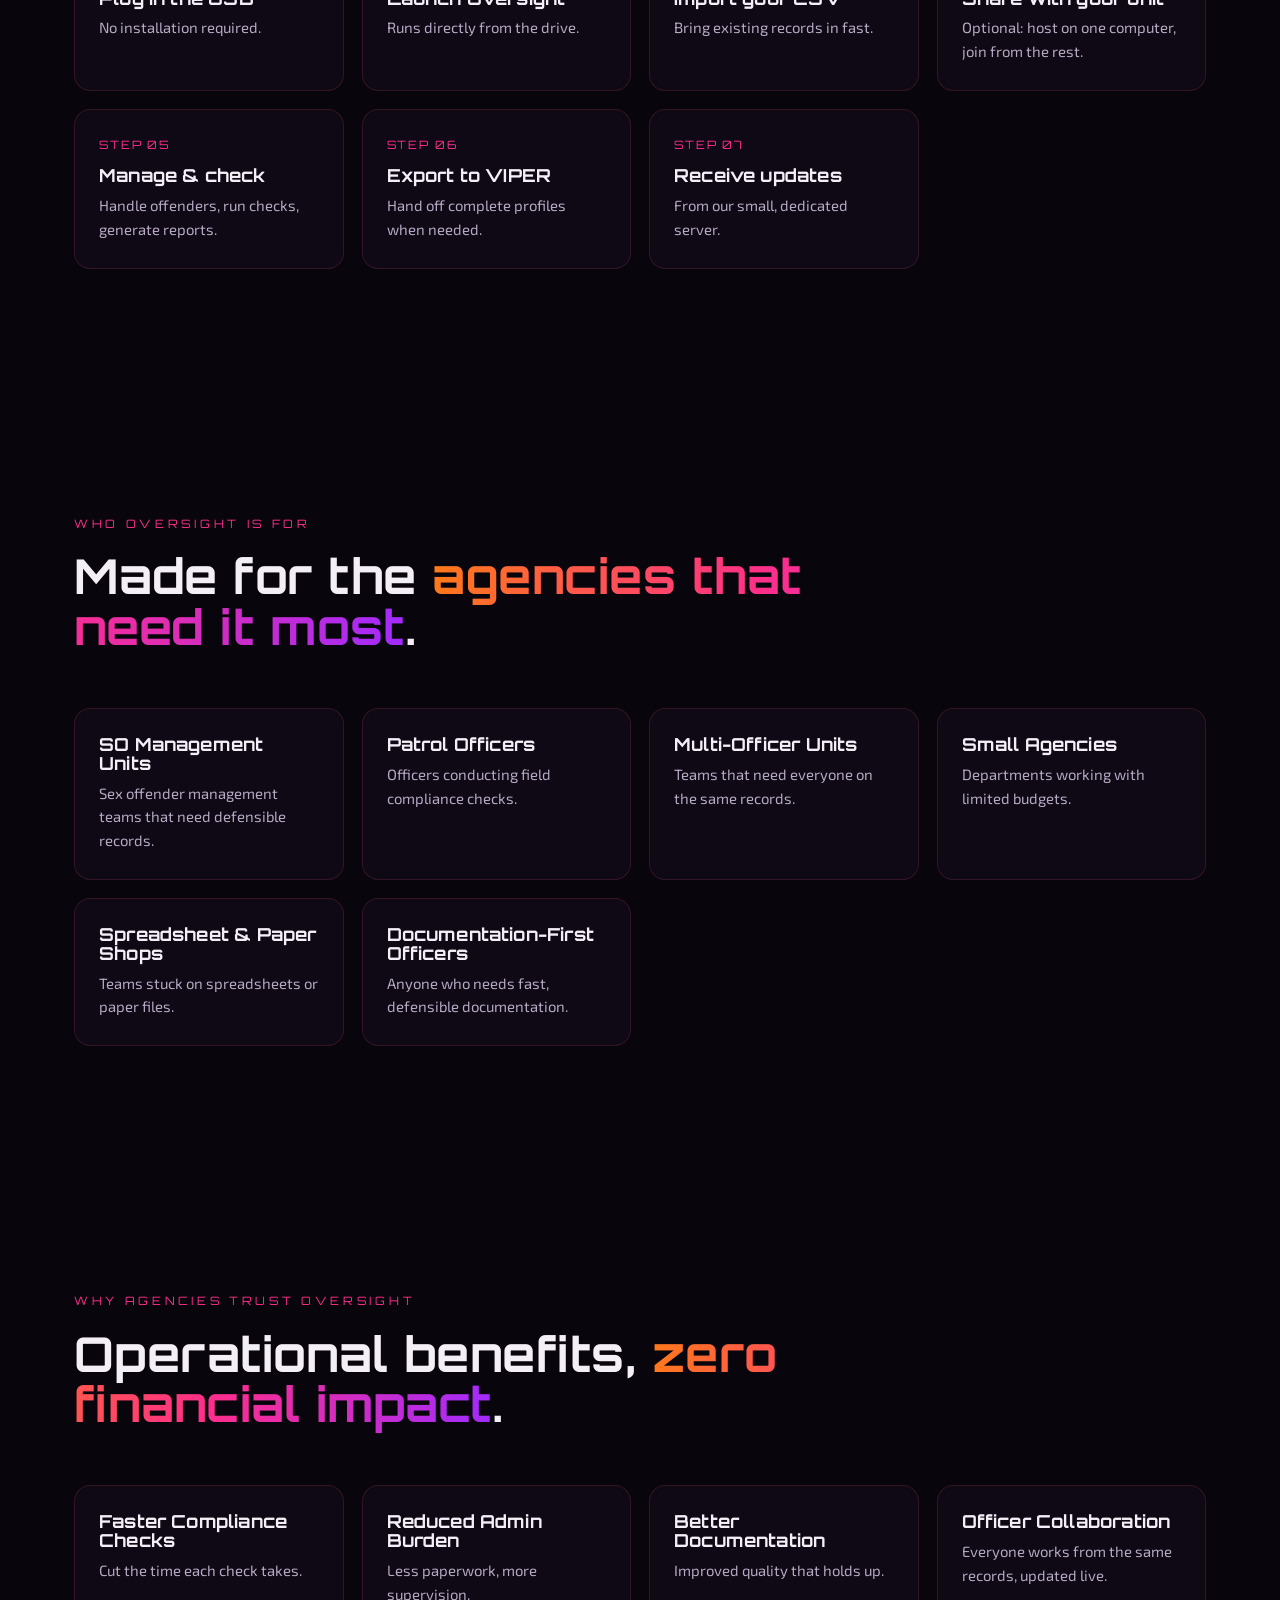
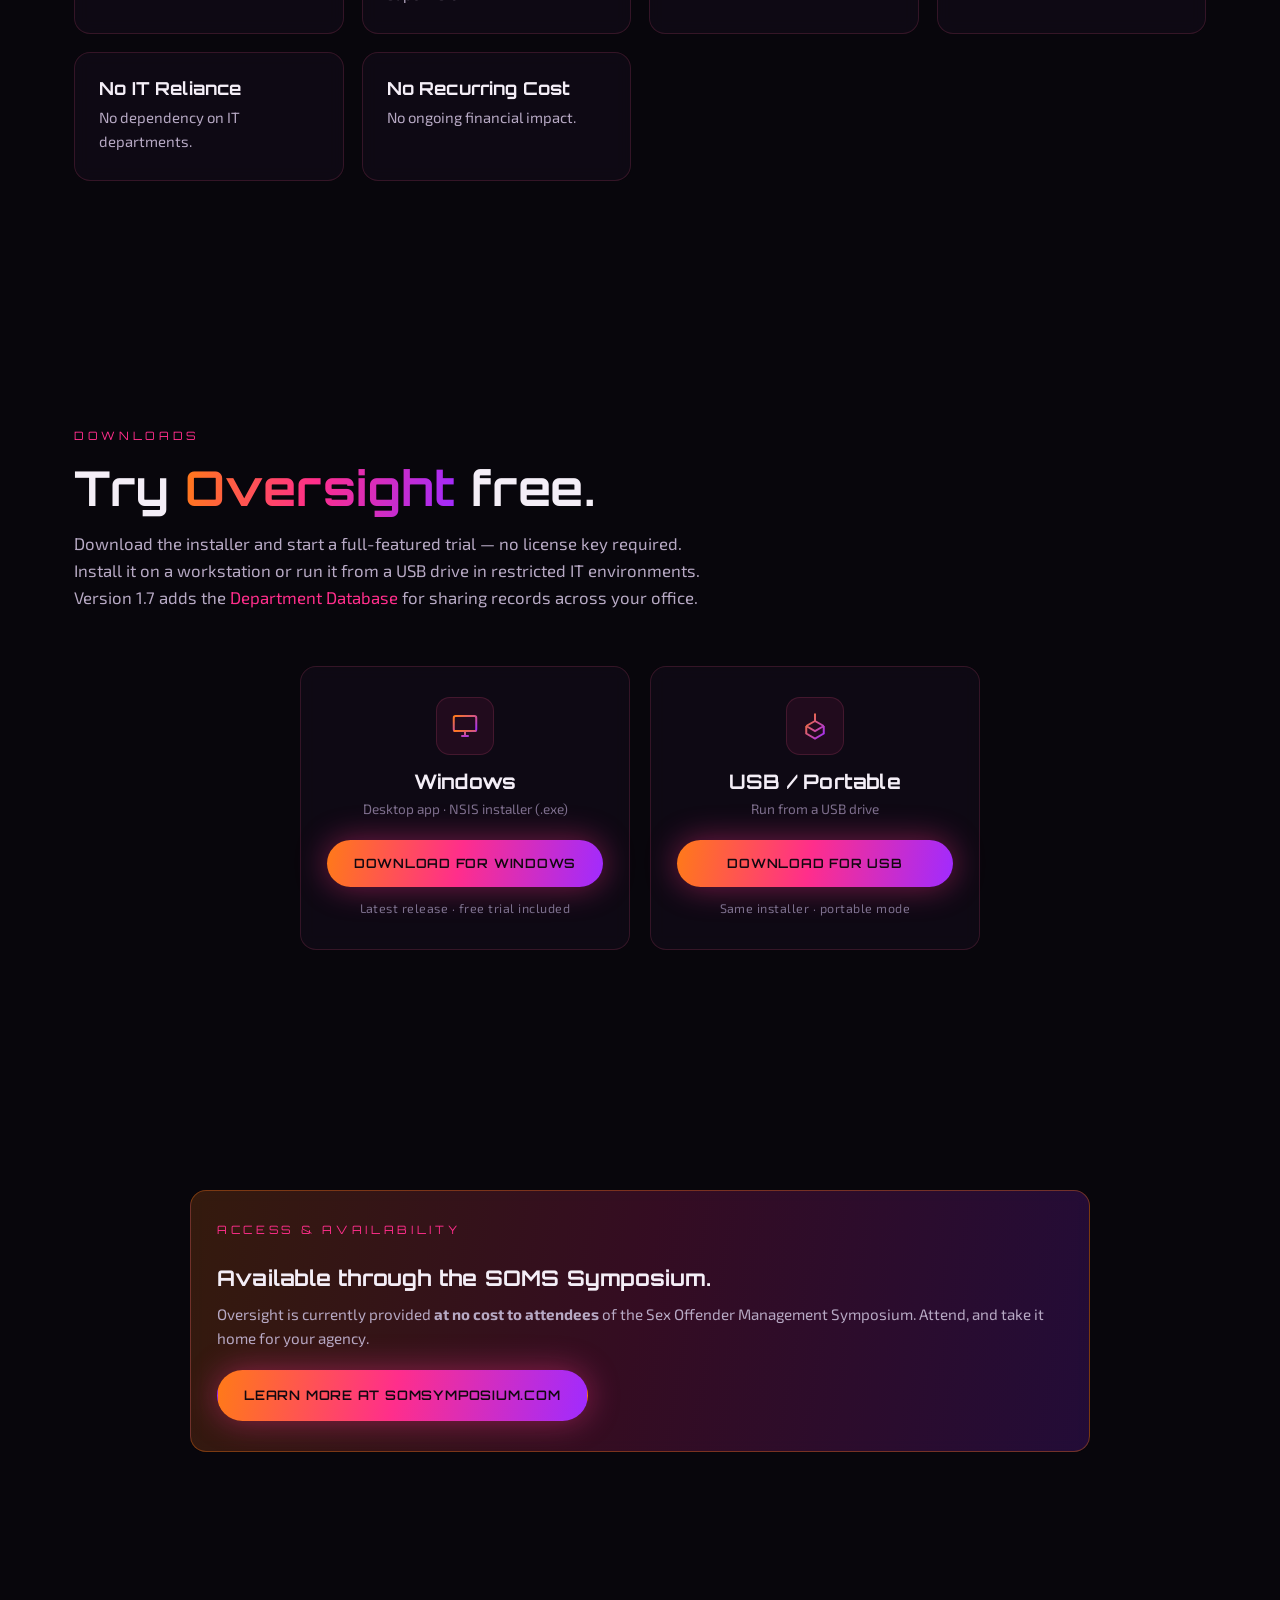
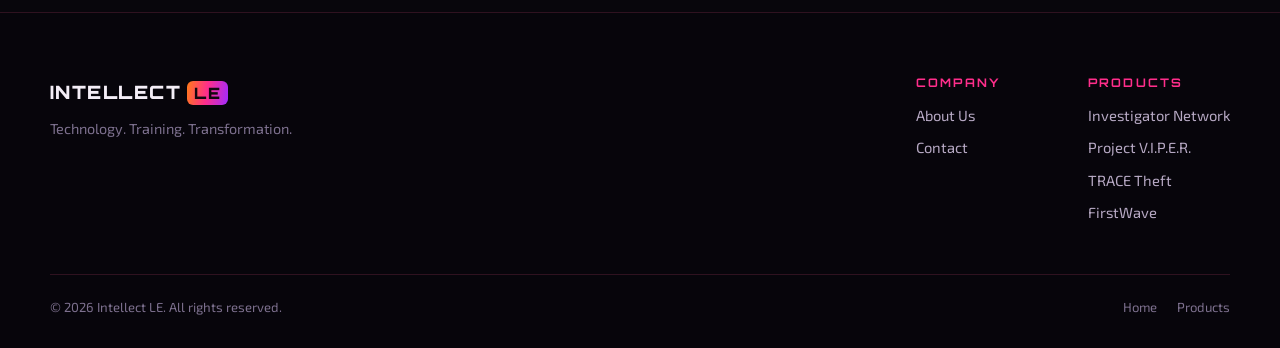
<file: Oversight/index.html>
<!DOCTYPE html>
<html lang="en">
<head>
  <!-- Google tag (gtag.js) -->
  <script async src="https://www.googletagmanager.com/gtag/js?id=G-TPDJFQFJ9E"></script>
  <script>
    window.dataLayer = window.dataLayer || [];
    function gtag(){dataLayer.push(arguments);}
    gtag('js', new Date());
    gtag('config', 'G-TPDJFQFJ9E');
  </script>
  <meta charset="UTF-8" />
  <meta name="viewport" content="width=device-width, initial-scale=1.0" />
  <meta name="description" content="Project Oversight by Intellect LE — modern sex offender case management without the cost. Runs offline from a USB drive, no annual fees, and now shares one set of records across every computer in your office — never the cloud. Provided free to SOMS Symposium attendees." />
  <title>Project Oversight — Intellect LE</title>

  <link rel="preconnect" href="https://fonts.googleapis.com" />
  <link rel="preconnect" href="https://fonts.gstatic.com" crossorigin />
  <link href="https://fonts.googleapis.com/css2?family=Orbitron:wght@500;700;900&family=Exo+2:ital,wght@0,300;0,400;0,500;0,600;0,700;1,400&display=swap" rel="stylesheet" />
  <link rel="stylesheet" href="../styles.css" />
  <style>
    /* "New" announcement chip in the hero */
    .new-chip {
      display: inline-flex; align-items: center; gap: 10px; margin-bottom: 22px;
      padding: 7px 16px 7px 7px; border-radius: 999px;
      border: 1px solid var(--panel-brd); background: rgba(13,9,18,.55);
      color: var(--ink); font-size: .9rem; transition: border-color .25s, transform .25s, box-shadow .25s;
    }
    .new-chip:hover { border-color: var(--pink); transform: translateY(-2px); box-shadow: var(--glow-pink); }
    .new-chip .tag {
      font-family: "Orbitron", sans-serif; font-size: .64rem; letter-spacing: .14em; text-transform: uppercase;
      padding: 5px 10px; border-radius: 999px; background: var(--grad); color: #120810; font-weight: 700;
    }
    .new-chip .arrow { color: var(--pink); }

    /* Department Database spotlight */
    .dept-spot { border-top: 1px solid var(--panel-brd); border-bottom: 1px solid var(--panel-brd); }
    .dept-spot .section-head { max-width: 820px; }
    .section-sub { color: var(--ink-dim); margin-top: 16px; font-size: 1.05rem; }
    .dept-steps { display: grid; grid-template-columns: repeat(auto-fit, minmax(230px, 1fr)); gap: 18px; margin-top: 8px; }
    .dept-steps .info-card { position: relative; }
    .dept-steps .num {
      display: grid; place-items: center; width: 38px; height: 38px; border-radius: 50%;
      background: var(--grad); color: #120810; font-family: "Orbitron", sans-serif; font-weight: 700; margin-bottom: 14px;
      box-shadow: var(--glow-pink);
    }
    .dept-guide {
      display: flex; flex-wrap: wrap; align-items: center; justify-content: space-between; gap: 18px;
      margin-top: 40px; padding: 24px 28px; border-radius: var(--radius);
      border: 1px solid var(--panel-brd); background: var(--grad-soft);
    }
    .dept-guide h4 { font-size: 1.12rem; margin-bottom: 4px; }
    .dept-guide p { color: var(--ink-dim); font-size: .95rem; }
  </style>
</head>
<body>
  <!-- Atmospheric background layers -->
  <div class="bg-layer bg-grid" aria-hidden="true"></div>
  <div class="bg-layer bg-streaks" aria-hidden="true"></div>
  <div class="bg-layer bg-glow" aria-hidden="true"></div>
  <div class="bg-layer bg-grain" aria-hidden="true"></div>
  <div class="scanline" aria-hidden="true"></div>

  <!-- NAV -->
  <header class="nav" id="nav">
    <a href="../index.html" class="brand" aria-label="Intellect LE home">
      <span class="brand-mark" aria-hidden="true">
        <svg viewBox="0 0 44 44" width="30" height="30" role="img">
          <defs>
            <linearGradient id="gm" x1="0" y1="0" x2="1" y2="1">
              <stop offset="0" stop-color="#ff7a18"/>
              <stop offset="0.5" stop-color="#ff2e8b"/>
              <stop offset="1" stop-color="#a02bff"/>
            </linearGradient>
          </defs>
          <path fill="none" stroke="url(#gm)" stroke-width="2.2" stroke-linejoin="round"
            d="M22 3 L38 12 V32 L22 41 L6 32 V12 Z"/>
          <path fill="url(#gm)" d="M20 14 h4 v3 h-4 z M20 20 h4 v10 h-4 z"/>
        </svg>
      </span>
      <span class="brand-text">INTELLECT<span class="brand-le">LE</span></span>
    </a>

    <nav class="nav-links" aria-label="Primary">
      <a href="#features">Features</a>
      <a href="#department">Department</a>
      <a href="#how">How It Works</a>
      <a href="#downloads">Download</a>
      <a href="../index.html#products">All Products</a>
    </nav>

    <a href="#downloads" class="btn btn-ghost nav-cta">Download Demo</a>

    <button class="nav-toggle" id="navToggle" aria-label="Toggle menu" aria-expanded="false">
      <span></span><span></span><span></span>
    </button>
  </header>

  <!-- HERO -->
  <section class="hero hero--sub" id="home">
    <div class="hero-inner">
      <a href="../index.html#products" class="back-link reveal" data-delay="0">← Back to Products</a>
      <div class="hero-emblem reveal" data-delay="0" style="margin-bottom:22px;">
        <img src="assets/os-logo.jpg" alt="Project Oversight logo" style="width:120px;height:120px;border-radius:20px;position:relative;z-index:1;border:1px solid var(--panel-brd);box-shadow:0 0 30px rgba(160,43,255,.45);" />
      </div>
      <p class="hero-eyebrow reveal" data-delay="1">Intellect LE Platform · Offender Management</p>
      <a href="#department" class="new-chip reveal" data-delay="1"><span class="tag">New in 1.7</span> Department Database — share records across your office <span class="arrow" aria-hidden="true">→</span></a>
      <h1 class="hero-title reveal" data-delay="2" style="font-size:clamp(2rem,5.5vw,3.5rem);">
        <span class="grad">Modern Sex Offender Case Management</span>
        <span class="grad">Without the Cost</span>
      </h1>
      <p class="hero-mission reveal" data-delay="3" style="max-width:640px;">
        Built for agencies with limited funding. Designed for officers who deserve better tools.
      </p>
      <div class="hero-cta reveal" data-delay="4">
        <a href="#downloads" class="btn btn-primary">Download Free Demo</a>
        <a href="https://www.somsymposium.com" target="_blank" rel="noopener noreferrer" class="btn btn-ghost">Attend the SOMS Symposium</a>
      </div>
      <p class="status-pill reveal" data-delay="5"><span class="dot"></span> Runs locally · Shares across your office · No annual fees · USB-deployable</p>

      <div class="hero-shot app-shot reveal" data-delay="5">
        <img src="assets/shot-dashboard.png" alt="Project Oversight case dashboard with offender stats, calendar, and to-do list" />
      </div>
    </div>
  </section>

  <!-- MISSION / ORIGIN -->
  <section class="section" id="story">
    <div class="section-head reveal">
      <span class="kicker">Why Oversight Exists</span>
      <h2 class="section-title">Officers deserve better than <span class="grad">spreadsheets and paper</span>.</h2>
    </div>
    <div class="story-grid">
      <div class="reveal">
        <p>After years of teaching sex offender supervision at the SOMS Symposium, we kept hearing the same thing from agencies across the country: <strong>no funding, spreadsheets, and hard-copy files</strong>.</p>
        <p>It was an unacceptable reality — officers working to protect their communities, forced to "make do" with tools that made their jobs harder and their documentation weaker.</p>
        <p>So we built a tool with <strong>no annual fees, no cloud costs, and no barriers to adoption</strong> — something any agency could run, regardless of budget or IT restrictions.</p>
      </div>
      <aside class="story-aside reveal">
        <span class="kicker">Our Purpose</span>
        <blockquote>One-time per-officer license at $600 · No annual fees · Free 60-day trial.</blockquote>
      </aside>
    </div>
  </section>

  <!-- VALUE PROP -->
  <section class="section" id="value">
    <div class="section-head reveal">
      <span class="kicker">What Makes Oversight Different</span>
      <h2 class="section-title">Own your data. <span class="grad">Owe nothing.</span></h2>
    </div>
    <div class="info-grid" style="grid-template-columns:repeat(auto-fit,minmax(240px,1fr));">
      <article class="info-card reveal">
        <span class="info-ico">Offline Operation</span>
        <h4>Runs locally</h4>
        <p>No cloud storage. No external hosting. You truly own your data — it never leaves your computers or your building.</p>
      </article>
      <article class="info-card reveal">
        <span class="info-ico">Department Ready</span>
        <h4>One officer or the whole unit</h4>
        <p>Share one set of records across every computer in your office, over your own network. Still no cloud, still no fees.</p>
      </article>
      <article class="info-card reveal">
        <span class="info-ico">Zero Annual Fees</span>
        <h4>No subscription</h4>
        <p>One-time per-officer license at $600 · No annual fees · Free 60-day trial.</p>
      </article>
      <article class="info-card reveal">
        <span class="info-ico">USB Deployment</span>
        <h4>Plug in and go</h4>
        <p>Designed to bypass restrictive IT environments. Plug in, run, and work — no installation required.</p>
      </article>
    </div>
  </section>

  <!-- DEPARTMENT DATABASE (new in 1.7) -->
  <section class="section dept-spot" id="department">
    <div class="section-head reveal">
      <span class="kicker">New in Version 1.7 · Department Database</span>
      <h2 class="section-title">One unit. <span class="grad">One set of records.</span></h2>
      <p class="section-sub">No more emailing spreadsheets around or wondering whose copy is the real one. One office computer hosts the records; every other computer joins it with a code. Everyone works from the same offenders, tasks and notes — and it all stays inside your building.</p>
    </div>

    <div class="feature-row">
      <div class="feature-text reveal">
        <span class="kicker">Shared Records</span>
        <h3>Everyone on the same page, live</h3>
        <p>When one officer saves a change, it shows up on everyone else's screen moments later. No refresh button, no "did you get my update?"</p>
        <ul class="checklist">
          <li>Host on any office computer — no server to buy</li>
          <li>Other computers join with a simple join code</li>
          <li>Records travel only across your local network, encrypted</li>
          <li>Nothing is ever sent to the cloud</li>
          <li>Automatic daily backups on the host</li>
        </ul>
      </div>
      <div class="feature-media reveal">
        <div class="app-shot"><img src="assets/shot-department.png" alt="Department Database panel on the host computer showing sharing status, the join code, host health and the officer list" loading="lazy" /></div>
      </div>
    </div>

    <div class="feature-row feature-row--reverse">
      <div class="feature-text reveal">
        <span class="kicker">Officer Accounts</span>
        <h3>Every officer signs in as themselves</h3>
        <p>Each officer has their own username and password, so you always know who's working in the records.</p>
        <ul class="checklist">
          <li>Individual sign-ins for every officer</li>
          <li>Administrator controls: add, disable, reset passwords</li>
          <li>Disconnect a lost or replaced laptop in one click</li>
          <li>Activity log of administrator actions</li>
          <li>Bulk imports and deletions limited to administrators</li>
        </ul>
      </div>
      <div class="feature-media reveal">
        <div class="app-shot"><img src="assets/shot-officers.png" alt="Officer roster with individual accounts, license status and last-seen times" loading="lazy" /></div>
      </div>
    </div>

    <div class="dept-steps">
      <article class="info-card reveal"><span class="num">1</span><h4>Pick a host</h4><p>Any office computer that's on during the workday. Turn on sharing in Settings.</p></article>
      <article class="info-card reveal"><span class="num">2</span><h4>Join the others</h4><p>Enter the join code on each computer. The host is found automatically.</p></article>
      <article class="info-card reveal"><span class="num">3</span><h4>Sign in &amp; work</h4><p>Each officer creates their own account and gets straight to work.</p></article>
      <article class="info-card reveal"><span class="num">✓</span><h4>Set it and forget it</h4><p>Lock the screen and go home — sharing keeps running, and the host reopens by itself after a restart.</p></article>
    </div>

    <div class="dept-guide reveal">
      <div>
        <h4>Step-by-step setup guide</h4>
        <p>Every click, with screenshots. Most offices are up and running in about ten minutes.</p>
      </div>
      <a class="btn btn-ghost" href="assets/Project-Oversight-Department-Setup-Guide.pdf" target="_blank" rel="noopener">Download the guide (PDF)</a>
    </div>
  </section>

  <!-- KEY FEATURES -->
  <section class="section" id="features">
    <div class="section-head reveal">
      <span class="kicker">Key Features</span>
      <h2 class="section-title">Built for <span class="grad">real supervision work</span>.</h2>
    </div>

    <!-- Local storage -->
    <div class="feature-row">
      <div class="feature-text reveal">
        <span class="kicker">Local Storage</span>
        <h3>Data ownership, guaranteed</h3>
        <p>Everything stays on your machines — nothing to breach, nothing to subscribe to.</p>
        <ul class="checklist">
          <li>All data stored locally</li>
          <li>Optional sharing over your own office network — never the internet</li>
          <li>No dependency on external servers</li>
          <li>No cloud security concerns</li>
          <li>No recurring hosting costs passed to agencies</li>
        </ul>
      </div>
      <div class="feature-media reveal">
        <div class="app-shot"><img src="assets/shot-profile.png" alt="Offender profile with photo, descriptors, and residence information stored locally" /></div>
      </div>
    </div>

    <!-- CSV importing -->
    <div class="feature-row feature-row--reverse">
      <div class="feature-text reveal">
        <span class="kicker">CSV Importing</span>
        <h3>Migrate in minutes</h3>
        <p>Bring your existing records in without re-keying everything by hand.</p>
        <ul class="checklist">
          <li>Import offender data from state databases</li>
          <li>Migrate from spreadsheets or legacy systems</li>
          <li>Dramatically reduce manual data entry</li>
        </ul>
      </div>
      <div class="feature-media reveal">
        <div class="app-shot"><img src="assets/shot-import.png" alt="Case dashboard showing Import CSV and Import .oversight options" /></div>
      </div>
    </div>

    <!-- SCOPE -->
    <div class="feature-row">
      <div class="feature-text reveal">
        <span class="kicker">SCOPE</span>
        <h3>Field compliance checks — no app required</h3>
        <p>Structured Compliance Operations &amp; Planning Engine puts field checks in officers' hands with nothing to install.</p>
        <ul class="checklist">
          <li>Select offenders for compliance checks</li>
          <li>Generate a short-term QR link</li>
          <li>Officers complete forms in the field — no app required</li>
          <li>Return to Oversight, click once, and all data syncs back</li>
          <li>Automatic after-action report generation</li>
        </ul>
      </div>
      <div class="feature-media reveal">
        <div class="app-shot"><img src="assets/shot-scope.png" alt="S.C.O.P.E dashboard for managing compliance sweeps" /></div>
      </div>
    </div>

    <!-- Mapping -->
    <div class="feature-row feature-row--reverse">
      <div class="feature-text reveal">
        <span class="kicker">Mapping</span>
        <h3>Geographic awareness</h3>
        <p>See where offenders are and make faster, better tactical decisions.</p>
        <ul class="checklist">
          <li>Visualize offender locations</li>
          <li>Quickly identify potential suspects in an area</li>
          <li>Support for tactical decision-making</li>
          <li>Only GPS coordinates transmitted — no personal data</li>
        </ul>
      </div>
      <div class="feature-media reveal">
        <div class="app-shot"><img src="assets/shot-map.png" alt="Geographic distribution map with offender markers and tier filters" /></div>
      </div>
    </div>

    <!-- VIPER compatibility -->
    <div class="feature-row">
      <div class="feature-text reveal">
        <span class="kicker">VIPER Compatibility</span>
        <h3>Seamless handoff to investigations</h3>
        <p>Export a complete offender profile straight into Project V.I.P.E.R. the moment a new crime or lead emerges.</p>
        <ul class="checklist">
          <li>Export offender profiles directly into Project VIPER</li>
          <li>Officers receive complete data: photos, residence images, vehicles, notes</li>
          <li>Seamless handoff for investigations or new crimes</li>
        </ul>
      </div>
      <div class="feature-media reveal">
        <div class="app-shot"><img src="assets/shot-viper.png" alt="Offender profile with Export .oversight and Export PDF options for VIPER handoff" /></div>
      </div>
    </div>

    <!-- Visiting offender tracking (no screenshot) -->
    <div class="feature-row feature-row--reverse">
      <div class="feature-text reveal">
        <span class="kicker">Visiting Offender Tracking</span>
        <h3>Know who's passing through</h3>
        <p>Track temporary offenders entering your jurisdiction and never lose the thread on their departure.</p>
        <ul class="checklist">
          <li>Track temporary offenders entering your jurisdiction</li>
          <li>Automated reminders when they're scheduled to leave</li>
          <li>Follow-up workflows to confirm departure</li>
        </ul>
      </div>
      <div class="feature-media reveal">
        <div class="app-shot"><img src="assets/shot-cluster.png" alt="Clustered offender map with individual profile cards" /></div>
      </div>
    </div>
  </section>

  <!-- HOW IT WORKS -->
  <section class="section" id="how">
    <div class="section-head reveal">
      <span class="kicker">How Oversight Works</span>
      <h2 class="section-title">From USB to <span class="grad">done</span>.</h2>
    </div>
    <div class="info-grid" style="grid-template-columns:repeat(auto-fit,minmax(220px,1fr));">
      <article class="info-card reveal"><span class="info-ico">Step 01</span><h4>Plug in the USB</h4><p>No installation required.</p></article>
      <article class="info-card reveal"><span class="info-ico">Step 02</span><h4>Launch Oversight</h4><p>Runs directly from the drive.</p></article>
      <article class="info-card reveal"><span class="info-ico">Step 03</span><h4>Import your CSV</h4><p>Bring existing records in fast.</p></article>
      <article class="info-card reveal"><span class="info-ico">Step 04</span><h4>Share with your unit</h4><p>Optional: host on one computer, join from the rest.</p></article>
      <article class="info-card reveal"><span class="info-ico">Step 05</span><h4>Manage &amp; check</h4><p>Handle offenders, run checks, generate reports.</p></article>
      <article class="info-card reveal"><span class="info-ico">Step 06</span><h4>Export to VIPER</h4><p>Hand off complete profiles when needed.</p></article>
      <article class="info-card reveal"><span class="info-ico">Step 07</span><h4>Receive updates</h4><p>From our small, dedicated server.</p></article>
    </div>
  </section>

  <!-- WHO IT'S FOR -->
  <section class="section" id="who">
    <div class="section-head reveal">
      <span class="kicker">Who Oversight Is For</span>
      <h2 class="section-title">Made for the <span class="grad">agencies that need it most</span>.</h2>
    </div>
    <div class="info-grid">
      <article class="info-card reveal"><h4>SO Management Units</h4><p>Sex offender management teams that need defensible records.</p></article>
      <article class="info-card reveal"><h4>Patrol Officers</h4><p>Officers conducting field compliance checks.</p></article>
      <article class="info-card reveal"><h4>Multi-Officer Units</h4><p>Teams that need everyone on the same records.</p></article>
      <article class="info-card reveal"><h4>Small Agencies</h4><p>Departments working with limited budgets.</p></article>
      <article class="info-card reveal"><h4>Spreadsheet &amp; Paper Shops</h4><p>Teams stuck on spreadsheets or paper files.</p></article>
      <article class="info-card reveal"><h4>Documentation-First Officers</h4><p>Anyone who needs fast, defensible documentation.</p></article>
    </div>
  </section>

  <!-- WHY AGENCIES TRUST -->
  <section class="section" id="why">
    <div class="section-head reveal">
      <span class="kicker">Why Agencies Trust Oversight</span>
      <h2 class="section-title">Operational benefits, <span class="grad">zero financial impact</span>.</h2>
    </div>
    <div class="info-grid">
      <article class="info-card reveal"><h4>Faster Compliance Checks</h4><p>Cut the time each check takes.</p></article>
      <article class="info-card reveal"><h4>Reduced Admin Burden</h4><p>Less paperwork, more supervision.</p></article>
      <article class="info-card reveal"><h4>Better Documentation</h4><p>Improved quality that holds up.</p></article>
      <article class="info-card reveal"><h4>Officer Collaboration</h4><p>Everyone works from the same records, updated live.</p></article>
      <article class="info-card reveal"><h4>No IT Reliance</h4><p>No dependency on IT departments.</p></article>
      <article class="info-card reveal"><h4>No Recurring Cost</h4><p>No ongoing financial impact.</p></article>
    </div>
  </section>

  <!-- DOWNLOADS -->
  <section class="section" id="downloads">
    <div class="section-head reveal">
      <span class="kicker">Downloads</span>
      <h2 class="section-title">Try <span class="grad">Oversight</span> free.</h2>
      <p class="section-sub">Download the installer and start a full-featured trial — no license key required. Install it on a workstation or run it from a USB drive in restricted IT environments. Version 1.7 adds the <a href="#department" style="color:var(--pink);">Department Database</a> for sharing records across your office.</p>
    </div>

    <div class="download-grid">
      <article class="download-card reveal">
        <div class="dl-icon" aria-hidden="true">
          <svg viewBox="0 0 24 24" width="30" height="30" fill="none" stroke="url(#dgrad)" stroke-width="1.6">
            <defs><linearGradient id="dgrad" x1="0" y1="0" x2="1" y2="1"><stop offset="0" stop-color="#ff7a18"/><stop offset="1" stop-color="#a02bff"/></linearGradient></defs>
            <rect x="3" y="4" width="18" height="12" rx="1.5"/><path d="M3 16h18M9 20h6M12 16v4"/>
          </svg>
        </div>
        <h3 class="dl-name">Windows</h3>
        <p class="dl-meta">Desktop app · NSIS installer (.exe)</p>
        <a class="download-btn" id="dlWindows" href="https://intellect-unified-dashboard-production.up.railway.app/api/updates/project-oversight/latest" download>Download for Windows</a>
        <span class="download-soon" id="dlVersionWin">Loading latest version…</span>
      </article>

      <article class="download-card reveal">
        <div class="dl-icon" aria-hidden="true">
          <svg viewBox="0 0 24 24" width="30" height="30" fill="none" stroke="url(#dgrad)" stroke-width="1.6">
            <path d="M12 2v6M12 8l7 4v0M5 12l7-4M5 12v6l7 4 7-4v-6M5 12l7 4 7-4"/>
          </svg>
        </div>
        <h3 class="dl-name">USB / Portable</h3>
        <p class="dl-meta">Run from a USB drive</p>
        <a class="download-btn" id="dlUsb" href="https://intellect-unified-dashboard-production.up.railway.app/api/updates/project-oversight/latest" download>Download for USB</a>
        <span class="download-soon" id="dlVersionUsb">Same installer · portable mode</span>
      </article>
    </div>
  </section>

  <!-- ACCESS -->
  <section class="section" id="access">
    <div class="product-card product-card--join reveal" style="max-width:900px;margin:0 auto;text-align:left;">
      <span class="kicker">Access &amp; Availability</span>
      <h3 class="product-name" style="margin-top:10px;">Available through the SOMS Symposium.</h3>
      <p class="product-desc">Oversight is currently provided <strong>at no cost to attendees</strong> of the Sex Offender Management Symposium. Attend, and take it home for your agency.</p>
      <a class="btn btn-primary" href="https://www.somsymposium.com" target="_blank" rel="noopener noreferrer">Learn more at somsymposium.com</a>
    </div>
  </section>

  <!-- FOOTER -->
  <footer class="footer">
    <div class="footer-top">
      <div class="footer-brand">
        <span class="brand-text">INTELLECT<span class="brand-le">LE</span></span>
        <p>Technology. Training. Transformation.</p>
      </div>
      <nav class="footer-nav" aria-label="Footer">
        <div>
          <h4>Company</h4>
          <a href="../index.html#about">About Us</a>
          <a href="../index.html#contact">Contact</a>
        </div>
        <div>
          <h4>Products</h4>
          <a href="https://www.inv-network.org" target="_blank" rel="noopener noreferrer">Investigator Network</a>
          <a href="https://www.project-viper.com" target="_blank" rel="noopener noreferrer">Project V.I.P.E.R.</a>
          <a href="https://www.tracetheft.com" target="_blank" rel="noopener noreferrer">TRACE Theft</a>
          <a href="../FirstWave/">FirstWave</a>
        </div>
      </nav>
    </div>
    <div class="footer-bottom">
      <span>&copy; <span id="year"></span> Intellect LE. All rights reserved.</span>
      <div class="footer-legal">
        <a href="../index.html">Home</a>
        <a href="../index.html#products">Products</a>
      </div>
    </div>
  </footer>

  <script src="../script.js"></script>

  <!-- Resolve the latest Oversight installer from the Intellect LE release API.
       Keeps the download buttons pointed at the newest release automatically,
       so publishing a new build on the dashboard requires no site edit. -->
  <script>
    (function () {
      var API_BASE = 'https://intellect-unified-dashboard-production.up.railway.app';
      var winBtn = document.getElementById('dlWindows');
      var usbBtn = document.getElementById('dlUsb');
      var winNote = document.getElementById('dlVersionWin');

      // Fallback used if the API is unreachable — update only if the API changes.
      var FALLBACK = 'https://github.com/exhonorated999/project-oversight-releases/releases/latest';

      function applyHref(url) {
        if (winBtn) winBtn.href = url;
        if (usbBtn) usbBtn.href = url;
      }

      applyHref(FALLBACK);

      fetch(API_BASE + '/api/updates/project-oversight/latest?current_version=0.0.0')
        .then(function (r) { return r.ok ? r.json() : Promise.reject(r.status); })
        .then(function (data) {
          if (data && data.download_url) {
            // download_url is either an absolute URL (GitHub release asset)
            // or a server path on the dashboard that may contain spaces.
            var u = data.download_url;
            if (/^https?:\/\//i.test(u)) {
              applyHref(u);
            } else {
              applyHref(API_BASE + u.split('/').map(function (seg) {
                return encodeURIComponent(seg);
              }).join('/'));
            }
          }
          if (winNote && data && data.latest_version) {
            winNote.textContent = 'Version ' + data.latest_version + ' · free trial included';
          }
        })
        .catch(function () {
          if (winNote) winNote.textContent = 'Latest release · free trial included';
        });
    })();
  </script>
</body>
</html>
</file>
<file: styles.css>
/* =========================================================
   Intellect LE — Cyber-noir design system
   ========================================================= */
:root {
  --bg: #08060c;
  --bg-2: #0d0912;
  --panel: rgba(20, 14, 28, 0.55);
  --panel-brd: rgba(255, 90, 140, 0.16);
  --ink: #f4eef7;
  --ink-dim: #b7a9c4;
  --ink-faint: #7d708e;

  --orange: #ff7a18;
  --pink: #ff2e8b;
  --purple: #a02bff;

  --grad: linear-gradient(100deg, var(--orange) 0%, var(--pink) 48%, var(--purple) 100%);
  --grad-soft: linear-gradient(100deg, rgba(255,122,24,.18), rgba(255,46,139,.18), rgba(160,43,255,.18));

  --glow-pink: 0 0 32px rgba(255, 46, 139, 0.45);
  --glow-orange: 0 0 32px rgba(255, 122, 24, 0.4);

  --maxw: 1180px;
  --radius: 16px;
  --ease: cubic-bezier(0.16, 1, 0.3, 1);
}

* { box-sizing: border-box; margin: 0; padding: 0; }
html { scroll-behavior: smooth; }

body {
  font-family: "Exo 2", system-ui, sans-serif;
  background: var(--bg);
  color: var(--ink);
  line-height: 1.6;
  overflow-x: hidden;
  -webkit-font-smoothing: antialiased;
}

a { color: inherit; text-decoration: none; }
img { max-width: 100%; height: auto; }
h1, h2, h3, h4 { font-family: "Orbitron", sans-serif; line-height: 1.05; letter-spacing: 0.01em; }

/* ---------------- Background layers ---------------- */
.bg-layer { position: fixed; inset: 0; pointer-events: none; z-index: -3; }

.bg-grid {
  background-image:
    linear-gradient(rgba(160, 43, 255, 0.06) 1px, transparent 1px),
    linear-gradient(90deg, rgba(255, 46, 139, 0.05) 1px, transparent 1px);
  background-size: 46px 46px;
  mask-image: radial-gradient(ellipse 90% 70% at 50% 0%, #000 30%, transparent 85%);
  z-index: -3;
}

.bg-streaks {
  z-index: -2;
  background-image: repeating-linear-gradient(
    115deg,
    transparent 0 60px,
    rgba(255, 122, 24, 0.045) 60px 61px,
    transparent 61px 140px,
    rgba(160, 43, 255, 0.05) 140px 141px
  );
  animation: streakDrift 26s linear infinite;
}
@keyframes streakDrift {
  from { background-position: 0 0; }
  to   { background-position: 480px -220px; }
}

.bg-glow {
  z-index: -3;
  background:
    radial-gradient(50% 45% at 15% 12%, rgba(255, 122, 24, 0.16), transparent 70%),
    radial-gradient(55% 50% at 88% 8%,  rgba(160, 43, 255, 0.18), transparent 70%),
    radial-gradient(60% 55% at 50% 100%, rgba(255, 46, 139, 0.14), transparent 72%);
  animation: glowPulse 12s ease-in-out infinite alternate;
}
@keyframes glowPulse { from { opacity: .75; } to { opacity: 1; } }

.bg-grain {
  z-index: -1;
  opacity: 0.05;
  background-image: url("data:image/svg+xml,%3Csvg xmlns='http://www.w3.org/2000/svg' width='120' height='120'%3E%3Cfilter id='n'%3E%3CfeTurbulence type='fractalNoise' baseFrequency='0.85' numOctaves='2'/%3E%3C/filter%3E%3Crect width='100%25' height='100%25' filter='url(%23n)'/%3E%3C/svg%3E");
}

.scanline {
  position: fixed; inset: 0; z-index: 999; pointer-events: none;
  background: linear-gradient(rgba(255,255,255,0) 50%, rgba(0,0,0,0.14) 50%);
  background-size: 100% 4px;
  opacity: 0.25; mix-blend-mode: overlay;
}

/* ---------------- Utilities ---------------- */
.grad {
  background: var(--grad);
  -webkit-background-clip: text; background-clip: text;
  -webkit-text-fill-color: transparent; color: transparent;
}
.section { max-width: var(--maxw); margin: 0 auto; padding: 120px 24px; position: relative; }

.kicker {
  font-family: "Orbitron", sans-serif; font-size: .72rem; letter-spacing: .32em;
  text-transform: uppercase; color: var(--pink);
  display: inline-block; margin-bottom: 18px;
}
.section-head { margin-bottom: 56px; max-width: 760px; }
.section-title { font-size: clamp(1.8rem, 4.2vw, 3rem); font-weight: 700; }

/* ---------------- Buttons ---------------- */
.btn {
  display: inline-flex; align-items: center; justify-content: center; gap: 8px;
  font-family: "Orbitron", sans-serif; font-size: .82rem; letter-spacing: .06em;
  text-transform: uppercase; font-weight: 600;
  padding: 14px 26px; border-radius: 999px; cursor: pointer;
  border: 1px solid transparent; transition: transform .3s var(--ease), box-shadow .3s var(--ease), background .3s;
  position: relative;
}
.btn-primary { background: var(--grad); color: #120810; box-shadow: var(--glow-pink); }
.btn-primary:hover { transform: translateY(-3px); box-shadow: 0 0 46px rgba(255,46,139,.6); }
.btn-ghost {
  background: rgba(255,255,255,0.02); color: var(--ink);
  border: 1px solid var(--panel-brd);
}
.btn-ghost:hover { border-color: var(--pink); color: #fff; transform: translateY(-3px); box-shadow: var(--glow-pink); }
.btn-block { width: 100%; }

/* ---------------- Nav ---------------- */
.nav {
  position: fixed; top: 0; left: 0; right: 0; z-index: 100;
  display: flex; align-items: center; justify-content: space-between;
  padding: 18px 32px; gap: 24px;
  transition: background .35s, backdrop-filter .35s, border-color .35s;
  border-bottom: 1px solid transparent;
}
.nav.scrolled {
  background: rgba(8, 6, 12, 0.72);
  backdrop-filter: blur(14px);
  border-bottom: 1px solid var(--panel-brd);
}
.brand { display: flex; align-items: center; gap: 10px; }
.brand-mark { display: grid; place-items: center; filter: drop-shadow(0 0 10px rgba(255,46,139,.4)); }
.brand-text {
  font-family: "Orbitron", sans-serif; font-weight: 900; font-size: 1.15rem;
  letter-spacing: .08em; color: var(--ink);
}
.brand-le {
  margin-left: 6px; padding: 2px 7px; border-radius: 6px;
  background: var(--grad); color: #120810; -webkit-text-fill-color: #120810;
  font-size: .85em;
}
.nav-links { display: flex; gap: 30px; }
.nav-links a {
  font-family: "Orbitron", sans-serif; font-size: .78rem; letter-spacing: .1em;
  text-transform: uppercase; color: var(--ink-dim); position: relative; padding: 4px 0;
  transition: color .25s;
}
.nav-links a::after {
  content: ""; position: absolute; left: 0; bottom: -2px; height: 2px; width: 0;
  background: var(--grad); transition: width .3s var(--ease);
}
.nav-links a:hover { color: #fff; }
.nav-links a:hover::after { width: 100%; }
.nav-cta { padding: 10px 20px; }

.nav-toggle { display: none; flex-direction: column; gap: 5px; background: none; border: 0; cursor: pointer; padding: 6px; }
.nav-toggle span { width: 26px; height: 2px; background: var(--ink); transition: .3s; }

/* ---------------- Hero ---------------- */
.hero {
  min-height: 100vh; display: flex; flex-direction: column;
  align-items: center; justify-content: center; text-align: center;
  padding: 120px 24px 80px; position: relative;
}
.hero-inner { max-width: 900px; }
.hero-emblem { position: relative; margin: 0 auto 30px; min-height: 96px; display: inline-grid; place-items: center; }
.hero-emblem::before {
  content: ""; position: absolute; inset: -34px; border-radius: 50%;
  background: radial-gradient(circle, rgba(255,46,139,.28), transparent 70%);
  animation: glowPulse 5s ease-in-out infinite alternate;
}
.hero-logo-img { max-width: 160px; max-height: 160px; position: relative; z-index: 1; filter: drop-shadow(0 0 24px rgba(255,46,139,.4)); }
.hero-logo-img.is-missing { display: none; }
.hero-logo-img.is-missing + .hero-logo-fallback { display: inline-flex; }
.hero-logo-fallback {
  display: none; align-items: center; gap: 14px; position: relative; z-index: 1;
  padding: 18px 30px; border-radius: 18px;
  border: 1px solid var(--panel-brd);
  background: rgba(13, 9, 18, 0.5); backdrop-filter: blur(6px);
  animation: floatY 6s ease-in-out infinite;
}
.hlf-word {
  font-family: "Orbitron", sans-serif; font-weight: 900; font-size: clamp(1.6rem, 5vw, 2.4rem);
  letter-spacing: .06em;
  background: var(--grad); -webkit-background-clip: text; background-clip: text;
  -webkit-text-fill-color: transparent;
}
.hlf-le {
  font-family: "Orbitron", sans-serif; font-weight: 900; font-size: clamp(1.2rem, 4vw, 1.7rem);
  padding: 6px 12px; border-radius: 10px; color: #120810;
  background: var(--grad); box-shadow: var(--glow-pink);
}
@keyframes floatY { 0%,100% { transform: translateY(0); } 50% { transform: translateY(-8px); } }

/* ---------------- Subpage hero ---------------- */
.hero--sub { min-height: auto; padding: 160px 24px 70px; }
.hero--sub .hero-title { font-size: clamp(2.6rem, 8vw, 5rem); }
.back-link {
  display: inline-block; margin-bottom: 22px;
  font-family: "Orbitron", sans-serif; font-size: .78rem; letter-spacing: .12em;
  text-transform: uppercase; color: var(--ink-dim); transition: color .25s, transform .25s;
}
.back-link:hover { color: var(--pink); transform: translateX(-4px); }
.status-pill {
  display: inline-flex; align-items: center; gap: 9px; margin-top: 30px;
  padding: 9px 18px; border-radius: 999px; border: 1px solid var(--panel-brd);
  background: rgba(13,9,18,.5); color: var(--ink-dim);
  font-family: "Orbitron", sans-serif; font-size: .72rem; letter-spacing: .12em; text-transform: uppercase;
}
.status-pill .dot { width: 9px; height: 9px; border-radius: 50%; background: var(--grad); box-shadow: var(--glow-orange); animation: nodePulse 2.4s ease-in-out infinite; }

/* ---------------- Product detail page components ---------------- */
.section-sub { color: var(--ink-dim); font-size: 1.05rem; margin-top: 16px; max-width: 640px; }

.app-shot {
  border-radius: 14px; border: 1px solid var(--panel-brd); overflow: hidden;
  box-shadow: 0 30px 70px rgba(0,0,0,.55); background: var(--bg-2); position: relative;
}
.app-shot::before {
  content: ""; position: absolute; inset: 0; padding: 1px; border-radius: 14px; pointer-events: none;
  background: var(--grad); -webkit-mask: linear-gradient(#000 0 0) content-box, linear-gradient(#000 0 0);
  -webkit-mask-composite: xor; mask-composite: exclude; opacity: .35;
}
.app-shot img { display: block; width: 100%; height: auto; }

.hero-shot { margin: 52px auto 0; max-width: 980px; }

/* Alternating feature rows */
.feature-row { display: grid; grid-template-columns: minmax(0,1fr) minmax(0,1fr); gap: 52px; align-items: center; margin-bottom: 84px; }
.feature-row:last-child { margin-bottom: 0; }
.feature-media { min-width: 0; }
.feature-row--reverse .feature-media { order: -1; }
.feature-text h3 { font-size: clamp(1.4rem, 3vw, 1.9rem); margin: 12px 0 14px; }
.feature-text p { color: var(--ink-dim); }
.checklist { list-style: none; margin-top: 20px; display: grid; gap: 11px; }
.checklist li { position: relative; padding-left: 30px; color: var(--ink); font-size: .98rem; }
.checklist li::before {
  content: "✓"; position: absolute; left: 0; top: 0; width: 20px; height: 20px; border-radius: 6px;
  display: grid; place-items: center; font-size: .72rem; color: #120810; background: var(--grad);
}

/* Simple info cards (value / who / why) */
.info-grid { display: grid; grid-template-columns: repeat(auto-fit, minmax(230px, 1fr)); gap: 18px; }
.info-card { background: var(--panel); border: 1px solid var(--panel-brd); border-radius: var(--radius); padding: 26px 24px; backdrop-filter: blur(8px); }
.info-card .info-ico { font-family: "Orbitron", sans-serif; font-size: .72rem; letter-spacing: .16em; text-transform: uppercase; color: var(--pink); display: block; margin-bottom: 12px; }
.info-card h4 { font-size: 1.12rem; margin-bottom: 9px; }
.info-card p { color: var(--ink-dim); font-size: .93rem; }

/* Story */
.story-grid { display: grid; grid-template-columns: 1.25fr 1fr; gap: 52px; align-items: start; }
.story-grid p { color: var(--ink-dim); margin-bottom: 16px; font-size: 1.03rem; }
.story-grid strong { color: var(--ink); font-weight: 600; }
.story-aside { background: var(--grad-soft); border: 1px solid rgba(255,122,24,.28); border-radius: var(--radius); padding: 30px; }
.story-aside .kicker { margin-bottom: 12px; }
.story-aside blockquote { font-family: "Orbitron", sans-serif; font-size: 1.15rem; line-height: 1.4; color: var(--ink); }

/* Gallery */
.gallery { display: grid; grid-template-columns: repeat(3, minmax(0,1fr)); gap: 18px; }
.gallery > .app-shot { min-width: 0; }

/* Downloads */
.download-grid { display: grid; grid-template-columns: repeat(2, minmax(0,1fr)); gap: 20px; max-width: 680px; margin: 0 auto; }
.download-card { background: var(--panel); border: 1px solid var(--panel-brd); border-radius: var(--radius); padding: 30px 26px; text-align: center; backdrop-filter: blur(8px); }
.dl-icon { width: 58px; height: 58px; margin: 0 auto 16px; border-radius: 14px; display: grid; place-items: center; background: rgba(255,46,139,.08); border: 1px solid var(--panel-brd); }
.dl-name { font-size: 1.25rem; margin-bottom: 6px; }
.dl-meta { color: var(--ink-faint); font-size: .85rem; margin-bottom: 20px; }
.download-btn {
  display: inline-flex; align-items: center; justify-content: center; width: 100%;
  font-family: "Orbitron", sans-serif; font-size: .8rem; letter-spacing: .06em; text-transform: uppercase; font-weight: 600;
  padding: 13px 20px; border-radius: 999px; background: var(--grad); color: #120810; box-shadow: var(--glow-pink);
  transition: transform .3s var(--ease), box-shadow .3s;
}
.download-btn:hover { transform: translateY(-3px); box-shadow: 0 0 46px rgba(255,46,139,.6); }
.download-btn.is-soon { background: rgba(255,255,255,.05); color: var(--ink-faint); box-shadow: none; cursor: not-allowed; border: 1px solid var(--panel-brd); }
.download-btn.is-soon:hover { transform: none; }
.download-soon { display: block; margin-top: 12px; font-size: .78rem; color: var(--ink-faint); letter-spacing: .04em; }

/* Link buttons */
.link-buttons { display: grid; grid-template-columns: repeat(auto-fit, minmax(220px, 1fr)); gap: 16px; }
.link-btn { display: flex; flex-direction: column; gap: 4px; padding: 22px 24px; border-radius: var(--radius); background: var(--panel); border: 1px solid var(--panel-brd); transition: border-color .3s, transform .3s, box-shadow .3s; }
.link-btn:hover { transform: translateY(-4px); border-color: var(--pink); box-shadow: var(--glow-pink); }
.link-btn.is-soon { opacity: .6; cursor: not-allowed; }
.link-btn.is-soon:hover { transform: none; border-color: var(--panel-brd); box-shadow: none; }
.lb-title { font-family: "Orbitron", sans-serif; font-size: 1rem; }
.lb-sub { color: var(--ink-faint); font-size: .82rem; }

@media (max-width: 900px) {
  .feature-row, .story-grid { grid-template-columns: 1fr; gap: 30px; }
  .feature-row--reverse .feature-media { order: 0; }
  .download-grid { grid-template-columns: 1fr; }
  .gallery { grid-template-columns: 1fr 1fr; }
}
@media (max-width: 600px) { .gallery { grid-template-columns: 1fr; } }

.hero-eyebrow {
  font-family: "Orbitron", sans-serif; font-size: .74rem; letter-spacing: .3em;
  text-transform: uppercase; color: var(--ink-dim); margin-bottom: 22px;
}
.hero-title { font-size: clamp(2.4rem, 8vw, 5.4rem); font-weight: 900; display: flex; flex-direction: column; gap: 2px; }
.hero-title .grad { display: block; }
.hero-mission {
  margin: 26px auto 0; max-width: 560px; font-size: clamp(1rem, 2.2vw, 1.2rem);
  color: var(--ink-dim);
}
.hero-cta { margin-top: 40px; display: flex; gap: 16px; justify-content: center; flex-wrap: wrap; }

.scroll-cue { position: absolute; bottom: 34px; left: 50%; transform: translateX(-50%); width: 26px; height: 42px; border: 2px solid var(--panel-brd); border-radius: 14px; }
.scroll-cue span { position: absolute; top: 8px; left: 50%; transform: translateX(-50%); width: 4px; height: 8px; border-radius: 2px; background: var(--pink); animation: scrollDot 1.8s ease-in-out infinite; }
@keyframes scrollDot { 0% { opacity: 0; top: 8px; } 40% { opacity: 1; } 80% { opacity: 0; top: 24px; } }

/* ---------------- About ---------------- */
.about-grid { display: grid; grid-template-columns: 1.55fr 1fr; gap: 48px; align-items: start; }
.about-copy p { color: var(--ink-dim); margin-bottom: 18px; font-size: 1.03rem; }
.about-copy strong { color: var(--ink); font-weight: 600; }

.about-stats {
  display: grid; grid-template-columns: 1fr 1fr; gap: 1px;
  background: var(--panel-brd); border: 1px solid var(--panel-brd); border-radius: var(--radius);
  overflow: hidden;
}
.stat { background: var(--bg-2); padding: 22px 20px; }
.stat-num { display: block; font-family: "Orbitron", sans-serif; font-size: 1.5rem; font-weight: 700; background: var(--grad); -webkit-background-clip: text; background-clip: text; -webkit-text-fill-color: transparent; }
.stat-label { font-size: .74rem; letter-spacing: .14em; text-transform: uppercase; color: var(--ink-faint); }
.focus-list { grid-column: 1 / -1; background: var(--bg-2); padding: 22px 20px; list-style: none; display: flex; flex-wrap: wrap; gap: 10px; }
.focus-list li { font-size: .8rem; padding: 6px 12px; border: 1px solid var(--panel-brd); border-radius: 999px; color: var(--ink-dim); }

/* ---------------- Products ---------------- */
.product-grid { display: grid; grid-template-columns: repeat(3, 1fr); gap: 22px; }
.product-card {
  position: relative; background: var(--panel); border: 1px solid var(--panel-brd);
  border-radius: var(--radius); padding: 30px 26px; overflow: hidden;
  backdrop-filter: blur(8px);
  transition: transform .4s var(--ease), border-color .4s, box-shadow .4s;
  display: flex; flex-direction: column;
}
.product-card::before {
  content: ""; position: absolute; inset: 0; padding: 1px; border-radius: var(--radius);
  background: var(--grad); -webkit-mask: linear-gradient(#000 0 0) content-box, linear-gradient(#000 0 0);
  -webkit-mask-composite: xor; mask-composite: exclude;
  opacity: 0; transition: opacity .4s;
}
.product-card:hover { transform: translateY(-6px); box-shadow: 0 20px 50px rgba(0,0,0,.5), var(--glow-pink); }
.product-card:hover::before { opacity: 1; }
.product-card.is-linked { cursor: pointer; }
.product-card.is-linked:focus-visible { outline: 2px solid var(--pink); outline-offset: 3px; }
.product-top { display: flex; align-items: center; justify-content: space-between; margin-bottom: 20px; }
.product-tag { font-size: .68rem; letter-spacing: .16em; text-transform: uppercase; color: var(--pink); font-family: "Orbitron", sans-serif; }
.product-node { width: 10px; height: 10px; border-radius: 50%; background: var(--grad); box-shadow: var(--glow-orange); animation: nodePulse 2.4s ease-in-out infinite; }
@keyframes nodePulse { 0%,100% { transform: scale(1); opacity: .8; } 50% { transform: scale(1.4); opacity: 1; } }
.product-name { font-size: 1.35rem; font-weight: 700; margin-bottom: 12px; }
.product-desc { color: var(--ink-dim); font-size: .95rem; flex: 1; margin-bottom: 20px; }
.product-link {
  font-family: "Orbitron", sans-serif; font-size: .8rem; letter-spacing: .05em;
  display: inline-flex; align-items: center; gap: 6px; color: var(--orange);
  transition: gap .25s, color .25s; align-self: flex-start;
}
.product-link:hover { gap: 12px; color: var(--pink); }
.product-soon { color: var(--ink-faint); cursor: default; }
.product-soon:hover { gap: 6px; color: var(--ink-faint); }

.product-card--join {
  background: var(--grad-soft); border-color: rgba(255,122,24,.35);
  justify-content: center; align-items: flex-start;
}
.product-card--join .product-desc { flex: none; }

/* ---------------- Contact ---------------- */
.contact-grid { display: grid; grid-template-columns: 1fr 1.1fr; gap: 48px; align-items: start; }
.contact-grid--single { grid-template-columns: 1fr; }
.contact-grid--single .contact-copy p { max-width: 600px; margin-left: auto; margin-right: auto; }
.contact-copy p { color: var(--ink-dim); font-size: 1.05rem; margin-bottom: 22px; max-width: 380px; }
.contact-email { font-family: "Orbitron", sans-serif; font-size: 1.1rem; background: var(--grad); -webkit-background-clip: text; background-clip: text; -webkit-text-fill-color: transparent; }

.contact-form {
  background: var(--panel); border: 1px solid var(--panel-brd); border-radius: var(--radius);
  padding: 30px; backdrop-filter: blur(8px); display: grid; gap: 18px;
}
.field { display: flex; flex-direction: column; gap: 7px; }
.field label { font-size: .72rem; letter-spacing: .14em; text-transform: uppercase; color: var(--ink-faint); font-family: "Orbitron", sans-serif; }
.field input, .field textarea {
  background: rgba(8,6,12,.6); border: 1px solid var(--panel-brd); border-radius: 10px;
  padding: 13px 15px; color: var(--ink); font-family: "Exo 2", sans-serif; font-size: .98rem;
  transition: border-color .25s, box-shadow .25s; resize: vertical;
}
.field input:focus, .field textarea:focus { outline: none; border-color: var(--pink); box-shadow: 0 0 0 3px rgba(255,46,139,.16); }
.form-note { font-size: .85rem; color: var(--orange); min-height: 1em; text-align: center; }

/* ---------------- Footer ---------------- */
.footer { border-top: 1px solid var(--panel-brd); background: rgba(8,6,12,.7); backdrop-filter: blur(8px); padding: 64px 24px 30px; margin-top: 40px; }
.footer-top { max-width: var(--maxw); margin: 0 auto; display: grid; grid-template-columns: 1.4fr 2fr; gap: 40px; }
.footer-brand p { color: var(--ink-faint); font-size: .9rem; margin-top: 10px; }
.footer-nav { display: grid; grid-template-columns: repeat(2, 1fr); gap: 30px; max-width: 480px; margin-left: auto; }
.footer-nav h4 { font-size: .74rem; letter-spacing: .18em; text-transform: uppercase; color: var(--pink); margin-bottom: 14px; }
.footer-nav a { display: block; color: var(--ink-dim); font-size: .92rem; margin-bottom: 9px; transition: color .2s; }
.footer-nav a:hover { color: #fff; }
.footer-bottom {
  max-width: var(--maxw); margin: 40px auto 0; padding-top: 22px; border-top: 1px solid var(--panel-brd);
  display: flex; justify-content: space-between; align-items: center; gap: 16px;
  color: var(--ink-faint); font-size: .82rem;
}
.footer-legal { display: flex; gap: 20px; }
.footer-legal a:hover { color: var(--ink); }

/* ---------------- Reveal animation ---------------- */
.reveal { opacity: 0; transform: translateY(26px); transition: opacity .8s var(--ease), transform .8s var(--ease); }
.reveal.in { opacity: 1; transform: none; }
.reveal[data-delay="1"] { transition-delay: .08s; }
.reveal[data-delay="2"] { transition-delay: .16s; }
.reveal[data-delay="3"] { transition-delay: .24s; }
.reveal[data-delay="4"] { transition-delay: .32s; }
.reveal[data-delay="5"] { transition-delay: .40s; }

@media (prefers-reduced-motion: reduce) {
  .reveal { opacity: 1; transform: none; transition: none; }
  * { animation: none !important; }
  html { scroll-behavior: auto; }
}

/* ---------------- Responsive ---------------- */
@media (max-width: 900px) {
  .about-grid, .contact-grid, .footer-top { grid-template-columns: 1fr; }
  .product-grid { grid-template-columns: repeat(2, 1fr); }
}
@media (max-width: 760px) {
  .nav-links, .nav-cta { display: none; }
  .nav-toggle { display: flex; }
  .nav.open .nav-links {
    display: flex; flex-direction: column; position: absolute; top: 100%; left: 0; right: 0;
    background: rgba(8,6,12,.96); backdrop-filter: blur(14px); padding: 24px 32px; gap: 20px;
    border-bottom: 1px solid var(--panel-brd);
  }
  .section { padding: 84px 20px; }
  .product-grid { grid-template-columns: 1fr; }
  .footer-nav { grid-template-columns: 1fr 1fr; }
  .footer-bottom { flex-direction: column; text-align: center; }
}
</file>
<file: FirstWave/firstwave.css>
/* =========================================================
   FirstWave — product page styles
   Amber / cream field-ops look, scoped under body.fw so the
   shared Intellect LE nav + footer (../styles.css) stay intact.
   ========================================================= */

body.fw {
  --fw-bg: #090d12;
  --fw-bg-2: #0d131a;
  --fw-panel: #111720;
  --fw-panel-2: #151d27;
  --fw-line: #29313b;
  --fw-line-2: #39414a;
  --fw-text: #f1f0e8;
  --fw-muted: #a7b0ba;
  --fw-dim: #6f7984;
  --fw-amber: #f4b54e;
  --fw-amber-deep: #d99c48;
  --fw-cream: #eee5cf;
  --fw-red: #ef5a4c;
  --fw-sans: "Archivo", system-ui, -apple-system, "Segoe UI", sans-serif;
  --fw-mono: "JetBrains Mono", ui-monospace, "Cascadia Mono", Consolas, monospace;

  background: var(--fw-bg);
  color: var(--fw-text);
  font-family: var(--fw-sans);
  font-size: 16px;
}
html { scroll-padding-top: 90px; }

/* Field-map atmosphere: faint contour rings + amber horizon glow */
.fw-atmos { position: fixed; inset: 0; z-index: -2; pointer-events: none; }
.fw-atmos::before {
  content: ""; position: absolute; inset: 0;
  background:
    radial-gradient(60% 45% at 78% -5%, rgba(244,181,78,.13), transparent 70%),
    radial-gradient(45% 40% at 5% 30%, rgba(238,229,207,.05), transparent 70%),
    radial-gradient(70% 50% at 50% 110%, rgba(217,156,72,.08), transparent 70%);
}
.fw-atmos::after {
  content: ""; position: absolute; inset: 0; opacity: .5;
  background-image: repeating-radial-gradient(circle at 82% 8%, transparent 0 46px, rgba(244,181,78,.045) 46px 47px);
  mask-image: radial-gradient(ellipse 70% 60% at 80% 5%, #000 20%, transparent 75%);
  -webkit-mask-image: radial-gradient(ellipse 70% 60% at 80% 5%, #000 20%, transparent 75%);
}

/* Nav tuned to the amber page */
body.fw .nav.scrolled { background: rgba(9,13,18,.82); border-bottom-color: var(--fw-line); }
body.fw .nav-links a::after { background: var(--fw-amber); }
body.fw .nav-cta.fw-navcta {
  border-color: #54482f; color: var(--fw-amber); background: rgba(244,181,78,.05);
}
body.fw .nav-cta.fw-navcta:hover { border-color: var(--fw-amber); color: var(--fw-cream); box-shadow: 0 0 26px rgba(244,181,78,.3); }

/* ---------- Layout primitives ---------- */
.fw-wrap { max-width: 1240px; margin: 0 auto; padding: 0 44px; }
.fw-section { padding: 104px 0; border-top: 1px solid var(--fw-line); }
.fw h1, .fw h2, .fw h3 { font-family: var(--fw-sans); font-variation-settings: "wdth" 112; letter-spacing: -.035em; color: var(--fw-text); }
.fw-eyebrow {
  font: 500 11px/1.5 var(--fw-mono); letter-spacing: .16em; text-transform: uppercase;
  color: var(--fw-amber); display: inline-flex; align-items: center; gap: 10px;
}
.fw-eyebrow::before { content: ""; width: 18px; height: 1px; background: currentColor; opacity: .7; }
.fw-head { display: grid; grid-template-columns: 1.15fr 1fr; gap: 64px; align-items: end; margin-bottom: 52px; }
.fw-head h2 { font-size: clamp(34px, 4.4vw, 56px); line-height: 1.04; font-weight: 650; margin-top: 16px; }
.fw-head h2 em { font-style: normal; color: #b5bbc1; }
.fw-head p { color: var(--fw-muted); font-size: 17px; max-width: 480px; }
.fw p { color: var(--fw-muted); }
.fw strong { color: var(--fw-text); font-weight: 600; }
.fw-small { font-size: 13px; color: var(--fw-dim) !important; }

/* ---------- Buttons ---------- */
.fw-btn {
  display: inline-flex; align-items: center; justify-content: center; gap: 14px;
  padding: 14px 22px; border-radius: 6px; border: 1px solid var(--fw-line-2);
  background: var(--fw-panel-2); color: var(--fw-text);
  font: 650 14px/1 var(--fw-sans); letter-spacing: .01em;
  transition: transform .25s ease, border-color .25s, background .25s, box-shadow .25s;
}
.fw-btn:hover { transform: translateY(-2px); border-color: var(--fw-amber); }
.fw-btn--primary { background: var(--fw-amber); border-color: var(--fw-amber); color: #15130f; }
.fw-btn--primary:hover { background: #ffc566; box-shadow: 0 10px 40px rgba(244,181,78,.28); }
.fw-btn svg { width: 17px; height: 17px; flex: none; }
.fw-btn .fw-arrow { opacity: .75; }
.fw a:focus-visible { outline: 3px solid var(--fw-amber); outline-offset: 4px; }

/* ---------- Hero ---------- */
.fw-hero { padding: 150px 0 0; position: relative; }
.fw-back { font: 500 12px var(--fw-mono); letter-spacing: .08em; color: var(--fw-dim); text-transform: uppercase; display: inline-block; margin-bottom: 34px; transition: color .2s; }
.fw-back:hover { color: var(--fw-amber); }
.fw-hero-top { display: grid; grid-template-columns: 1.45fr 1fr; gap: 70px; align-items: end; margin-bottom: 48px; }
.fw-logo { display: flex; align-items: center; gap: 12px; margin-bottom: 26px; font: 700 26px/1 var(--fw-sans); letter-spacing: -.03em; color: var(--fw-text); }
.fw-logo em { font-style: normal; color: var(--fw-amber); }
.fw-logo svg { width: 58px; height: 36px; filter: drop-shadow(-5px 3px 6px rgba(217,156,72,.4)); }
.fw-hero h1 { font-size: clamp(46px, 6.4vw, 84px); line-height: 1.0; font-weight: 650; letter-spacing: -.05em; margin-top: 18px; }
.fw-hero h1 span { display: block; color: #b5bbc1; }
.fw-hero-lead { font-size: 18px; line-height: 1.6; margin-bottom: 26px; }
.fw-btns { display: flex; gap: 12px; flex-wrap: wrap; }
.fw-meta { margin-top: 18px; font: 12px/1.6 var(--fw-mono); color: var(--fw-dim); letter-spacing: .03em; }
.fw-meta b { color: var(--fw-cream); font-weight: 500; }

/* Screen frame */
.fw-screen { margin: 0; border: 1px solid var(--fw-line-2); border-radius: 10px; overflow: hidden; background: #10151d; box-shadow: 0 30px 100px rgba(0,0,0,.55), 0 0 0 1px rgba(244,181,78,.04); }
.fw-screenbar { display: flex; justify-content: space-between; gap: 16px; padding: 11px 16px; background: #141b24; border-bottom: 1px solid var(--fw-line); color: #bbc3ce; font: 10px/1.5 var(--fw-mono); letter-spacing: .08em; text-transform: uppercase; }
.fw-screenbar .fw-live::before { content: "●"; color: var(--fw-amber); margin-right: 9px; animation: fwBlink 2.4s ease-in-out infinite; }
@keyframes fwBlink { 50% { opacity: .25; } }
.fw-screen img { display: block; width: 100%; height: auto; }
.fw-screen figcaption { padding: 12px 16px; font-size: 12px; color: var(--fw-dim); border-top: 1px solid var(--fw-line); background: #0f141b; }

.fw-strip { display: flex; justify-content: space-between; gap: 20px; flex-wrap: wrap; padding: 22px 0 70px; font: 11px/1.5 var(--fw-mono); letter-spacing: .12em; color: var(--fw-dim); text-transform: uppercase; }
.fw-strip b { color: var(--fw-cream); font-weight: 500; }

/* ---------- Cards ---------- */
.fw-grid3 { display: grid; grid-template-columns: repeat(3, 1fr); gap: 1px; background: var(--fw-line); border: 1px solid var(--fw-line); border-radius: 10px; overflow: hidden; }
.fw-card { background: var(--fw-bg-2); padding: 32px 30px 34px; position: relative; transition: background .3s; }
.fw-card:hover { background: #111821; }
.fw-card .fw-num { font: 500 11px/1.4 var(--fw-mono); letter-spacing: .12em; color: var(--fw-amber); text-transform: uppercase; display: block; margin-bottom: 26px; }
.fw-card h3 { font-size: 22px; line-height: 1.2; font-weight: 600; margin-bottom: 12px; }
.fw-card p { font-size: 15px; line-height: 1.65; }

/* Split rows */
.fw-split { display: grid; grid-template-columns: 1.35fr 1fr; gap: 56px; align-items: center; margin-top: 64px; }
.fw-split--rev { grid-template-columns: 1fr 1.35fr; }
.fw-split h3 { font-size: clamp(26px, 2.8vw, 36px); line-height: 1.1; font-weight: 600; margin: 14px 0 16px; }
.fw-split p + p { margin-top: 14px; }

/* Mission */
.fw-mission { display: grid; grid-template-columns: 1fr 1.1fr; gap: 70px; }
.fw-mission h2 { font-size: clamp(34px, 4.4vw, 56px); line-height: 1.04; font-weight: 650; margin-top: 16px; }
.fw-mission h2 em { font-style: normal; color: #b5bbc1; }
.fw-mission p { font-size: 17px; }
.fw-mission p + p { margin-top: 18px; }
.fw-rtcc { margin-top: 26px; display: inline-flex; gap: 14px; align-items: center; padding: 12px 16px; border: 1px solid #54482f; border-radius: 6px; background: rgba(244,181,78,.05); font: 12px/1.4 var(--fw-mono); color: var(--fw-cream); letter-spacing: .04em; }
.fw-rtcc b { color: var(--fw-amber); font-weight: 600; }

/* ---------- Workflow steps (6) ---------- */
.fw-steps { display: grid; grid-template-columns: repeat(3, 1fr); gap: 1px; background: var(--fw-line); border: 1px solid var(--fw-line); border-radius: 10px; overflow: hidden; }
.fw-steps .fw-card { padding-top: 30px; }
.fw-step-tag { position: absolute; top: 26px; right: 26px; font: 10px var(--fw-mono); letter-spacing: .1em; color: var(--fw-dim); text-transform: uppercase; }
.fw-card--alert { background: linear-gradient(180deg, rgba(239,90,76,.07), var(--fw-bg-2) 60%); }
.fw-card--alert .fw-num { color: #ff8a7a; }
.fw-outcomes { display: flex; flex-wrap: wrap; gap: 6px; margin-top: 16px; }
.fw-outcomes span { font: 11px/1 var(--fw-mono); padding: 6px 8px; border-radius: 4px; border: 1px solid var(--fw-line-2); color: var(--fw-muted); }
.fw-outcomes .o-g { color: #6fd08c; border-color: rgba(111,208,140,.35); }
.fw-outcomes .o-y { color: #f2c94c; border-color: rgba(242,201,76,.35); }
.fw-outcomes .o-r { color: #ff7a6b; border-color: rgba(255,122,107,.35); }
.fw-outcomes .o-p { color: #b388ff; border-color: rgba(179,136,255,.35); }
.fw-outcomes .o-o { color: #ffa257; border-color: rgba(255,162,87,.35); }

/* Phone gallery */
.fw-phones { margin-top: 64px; padding-top: 40px; border-top: 1px solid var(--fw-line); }
.fw-phones h3 { font-size: clamp(26px, 2.8vw, 34px); line-height: 1.12; font-weight: 600; margin: 14px 0 12px; }
.fw-phonegrid { display: grid; grid-template-columns: 1fr 1fr 1.15fr; gap: 24px; margin-top: 30px; align-items: start; }
.fw-phone { margin: 0; }
.fw-phone img { display: block; width: 100%; height: auto; border: 1px solid #36404c; border-radius: 16px; background: var(--fw-panel); }
.fw-phone figcaption { font-size: 12px; color: var(--fw-dim); padding: 12px 2px 18px; }
.fw-phone figcaption b { font: 500 11px var(--fw-mono); color: var(--fw-amber); letter-spacing: .08em; margin-right: 6px; }
.fw-phonestack { display: grid; gap: 6px; }

/* Privacy */
.fw-privacy { margin-top: 64px; padding: 44px; border: 1px solid var(--fw-line); border-radius: 12px; background: linear-gradient(135deg, rgba(244,181,78,.06), transparent 45%), var(--fw-bg-2); }
.fw-privacy > h3 { font-size: clamp(26px, 2.8vw, 34px); line-height: 1.12; font-weight: 600; margin: 14px 0 12px; }
.fw-privacy > p { max-width: 760px; }
.fw-locks { display: grid; grid-template-columns: repeat(3, 1fr); gap: 28px; margin-top: 34px; }
.fw-lock h4 { font: 600 17px/1.3 var(--fw-sans); color: var(--fw-text); margin: 14px 0 8px; letter-spacing: -.01em; }
.fw-lock p { font-size: 14.5px; }
.fw-lock svg { width: 26px; height: 26px; color: var(--fw-amber); }

/* ---------- Sources ---------- */
.fw-sources { display: grid; grid-template-columns: repeat(3, 1fr); gap: 0 40px; }
.fw-source { padding: 20px 0; border-top: 1px solid var(--fw-line); display: grid; grid-template-columns: 30px 1fr; gap: 4px 12px; }
.fw-source svg { width: 20px; height: 20px; color: var(--fw-amber); margin-top: 2px; grid-row: span 2; }
.fw-source strong { font-size: 15px; font-weight: 600; }
.fw-source p { font-size: 13.5px; line-height: 1.55; }

/* ---------- Pricing ---------- */
.fw-prices { display: grid; grid-template-columns: repeat(3, 1fr); gap: 20px; }
.fw-price { border: 1px solid var(--fw-line); border-radius: 10px; padding: 32px 30px; background: var(--fw-bg-2); display: flex; flex-direction: column; }
.fw-price--feat { border-color: #6b5730; background: linear-gradient(180deg, rgba(244,181,78,.08), var(--fw-bg-2) 55%); box-shadow: 0 0 0 1px rgba(244,181,78,.08), 0 20px 60px rgba(0,0,0,.35); }
.fw-price .fw-eyebrow::before { display: none; }
.fw-amount { font: 650 54px/1 var(--fw-sans); font-variation-settings: "wdth" 112; letter-spacing: -.04em; color: var(--fw-text); margin: 18px 0 6px; }
.fw-amount small { font-size: 16px; color: var(--fw-muted); letter-spacing: 0; font-weight: 500; margin-left: 6px; }
.fw-price > p { font-size: 15px; margin-bottom: 18px; }
.fw-price ul { list-style: none; margin: 4px 0 26px; display: grid; gap: 10px; }
.fw-price li { font-size: 14.5px; color: var(--fw-muted); padding-left: 24px; position: relative; line-height: 1.5; }
.fw-price li::before { content: ""; position: absolute; left: 2px; top: 8px; width: 10px; height: 6px; border-left: 2px solid var(--fw-amber); border-bottom: 2px solid var(--fw-amber); transform: rotate(-45deg); }
.fw-price .fw-btn { margin-top: auto; width: 100%; }

.fw-tablewrap { margin-top: 36px; border: 1px solid var(--fw-line); border-radius: 10px; overflow-x: auto; }
.fw table { width: 100%; border-collapse: collapse; min-width: 560px; }
.fw th, .fw td { text-align: left; padding: 14px 20px; border-top: 1px solid var(--fw-line); font-size: 14.5px; }
.fw thead th { border-top: 0; background: #141b24; color: var(--fw-cream); font: 500 11px var(--fw-mono); letter-spacing: .1em; text-transform: uppercase; }
.fw tbody th { font-weight: 500; color: var(--fw-text); }
.fw td { color: var(--fw-dim); }
.fw td.yes { color: var(--fw-amber); font-weight: 600; }

/* ---------- Download ---------- */
.fw-dl { display: grid; grid-template-columns: 1.1fr 1fr; gap: 28px; }
.fw-dl-card { border: 1px solid #6b5730; border-radius: 12px; padding: 38px; background: linear-gradient(160deg, rgba(244,181,78,.1), transparent 55%), var(--fw-bg-2); }
.fw-dl-card h3 { font-size: 30px; font-weight: 650; margin: 14px 0 10px; }
.fw-dl-card .fw-btn { margin-top: 22px; padding: 17px 26px; font-size: 15px; }
.fw-dl-ver { margin-top: 14px; font: 12px/1.6 var(--fw-mono); color: var(--fw-dim); }
.fw-dl-ver a { color: var(--fw-amber); text-decoration: underline; text-underline-offset: 3px; }
.fw-smart { border: 1px solid var(--fw-line); border-radius: 12px; padding: 34px; background: var(--fw-panel); }
.fw-smart h3 { font-size: 21px; font-weight: 600; margin: 14px 0 10px; }
.fw-smart ol { list-style: none; counter-reset: s; margin-top: 18px; display: grid; gap: 14px; }
.fw-smart li { counter-increment: s; position: relative; padding-left: 42px; color: var(--fw-muted); font-size: 15px; line-height: 1.55; }
.fw-smart li::before { content: counter(s); position: absolute; left: 0; top: -1px; width: 28px; height: 28px; border-radius: 50%; border: 1px solid #54482f; color: var(--fw-amber); font: 600 13px/26px var(--fw-mono); text-align: center; }
.fw-kbd { font: 600 13px var(--fw-mono); color: var(--fw-cream); background: #1b232e; border: 1px solid var(--fw-line-2); border-radius: 4px; padding: 2px 7px; white-space: nowrap; }

/* Trial CTA band */
.fw-band { margin-top: 28px; display: flex; align-items: center; justify-content: space-between; gap: 30px; padding: 30px 36px; border: 1px solid var(--fw-line); border-radius: 12px; background: var(--fw-bg-2); }
.fw-band h3 { font-size: 22px; font-weight: 600; margin-bottom: 6px; }
.fw-band a.fw-mail { color: var(--fw-amber); }

/* Footnote */
.fw-footnote { margin-top: 56px; padding-top: 24px; border-top: 1px solid var(--fw-line); font-size: 12.5px; line-height: 1.7; color: var(--fw-dim) !important; max-width: 980px; }

/* Wave divider */
.fw-wave { display: block; width: 100%; height: 40px; margin-top: -1px; }

/* Footer blends with page */
body.fw .footer { background: rgba(9,13,18,.9); border-top-color: var(--fw-line); margin-top: 0; }

/* ---------- Responsive ---------- */
@media (max-width: 980px) {
  .fw-wrap { padding: 0 24px; }
  .fw-hero { padding-top: 120px; }
  .fw-hero-top, .fw-head, .fw-mission, .fw-split, .fw-split--rev, .fw-dl { grid-template-columns: 1fr; gap: 28px; }
  .fw-split--rev .fw-screen { order: -1; }
  .fw-grid3, .fw-steps, .fw-prices, .fw-locks { grid-template-columns: 1fr; }
  .fw-sources { grid-template-columns: 1fr 1fr; }
  .fw-section { padding: 72px 0; }
  .fw-band { flex-direction: column; align-items: flex-start; }
  .fw-privacy { padding: 30px 24px; }
}
@media (max-width: 720px) {
  .fw-phonegrid { grid-template-columns: 1fr 1fr; gap: 16px; }
  .fw-phonestack { grid-column: 1 / -1; }
  .fw-sources { grid-template-columns: 1fr; }
  .fw-strip { font-size: 10px; justify-content: flex-start; }
  .fw-screenbar span:last-child { display: none; }
}
@media (max-width: 460px) {
  .fw-phonegrid { grid-template-columns: 1fr; }
  .fw-phone { max-width: 340px; margin: 0 auto; width: 100%; }
  .fw-dl-card, .fw-smart { padding: 26px 22px; }
}
@media (prefers-reduced-motion: reduce) {
  .fw-screenbar .fw-live::before { animation: none; }
}
</file>
